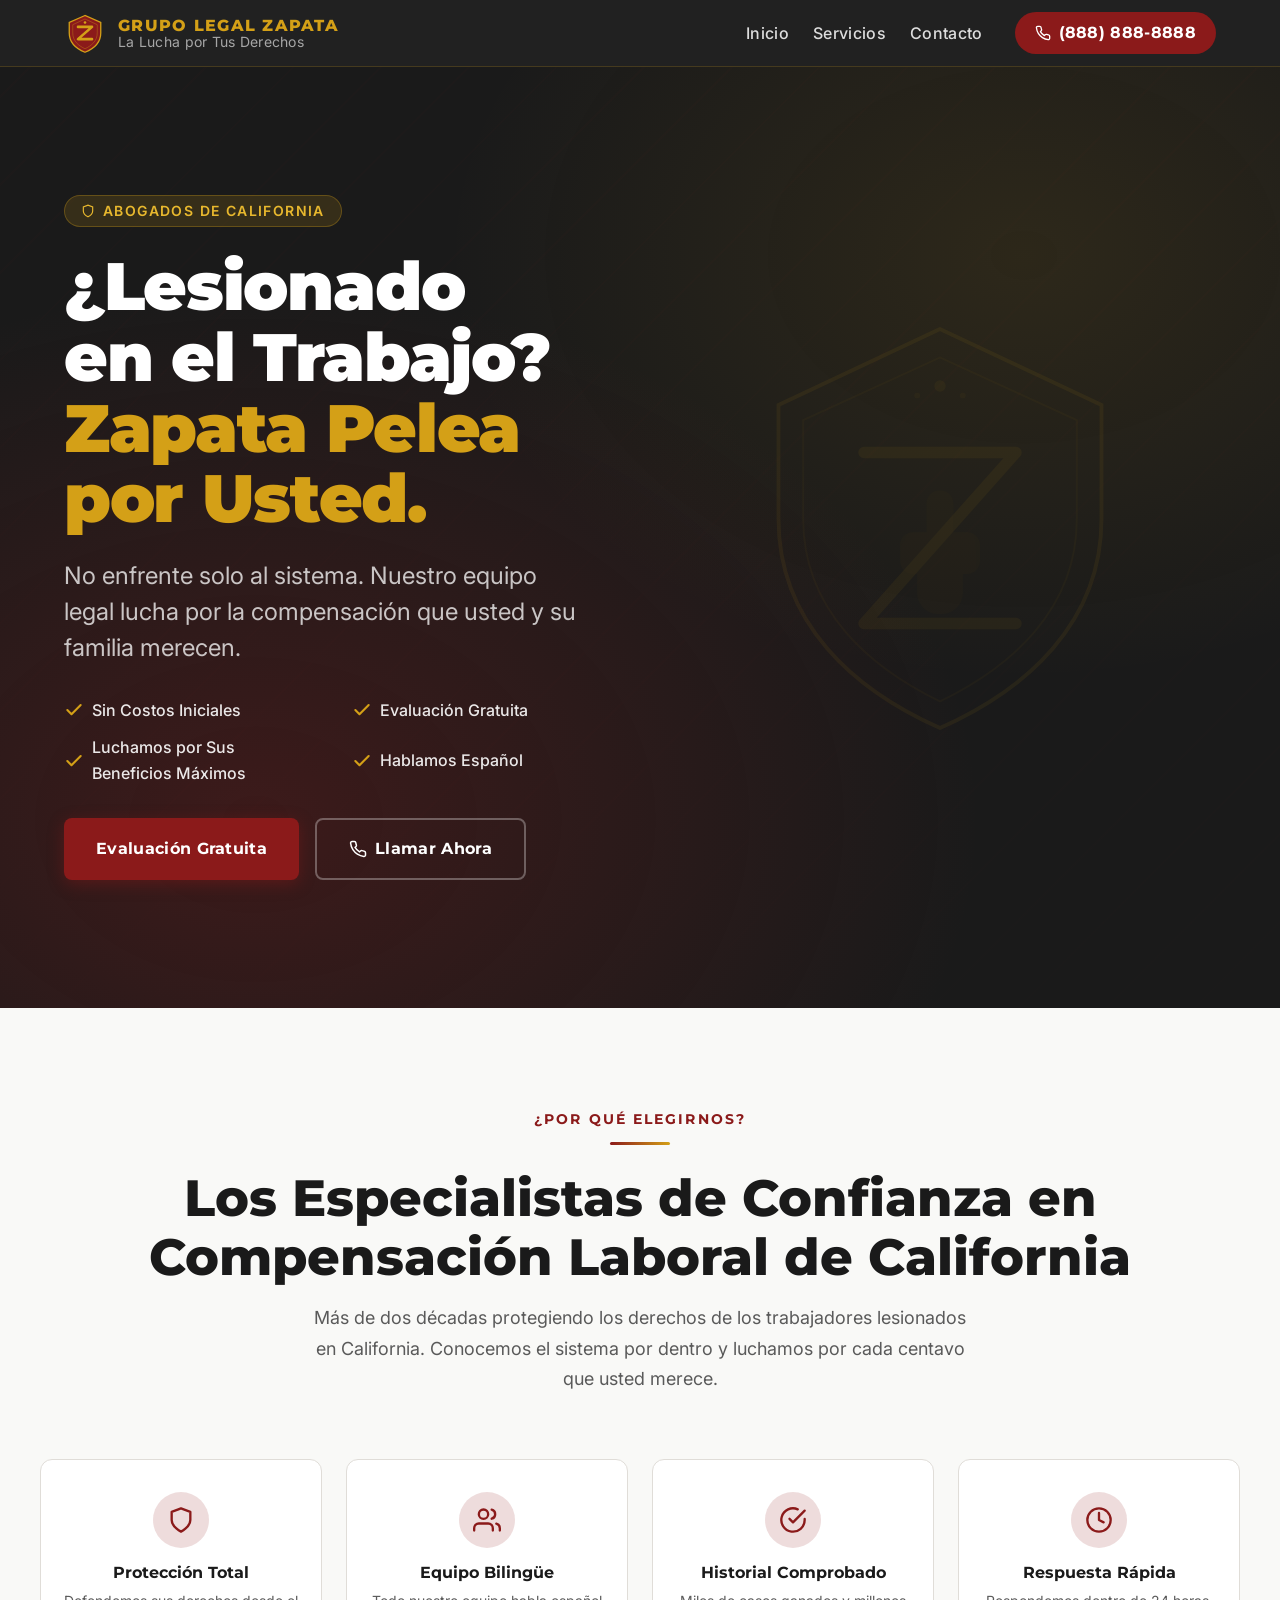
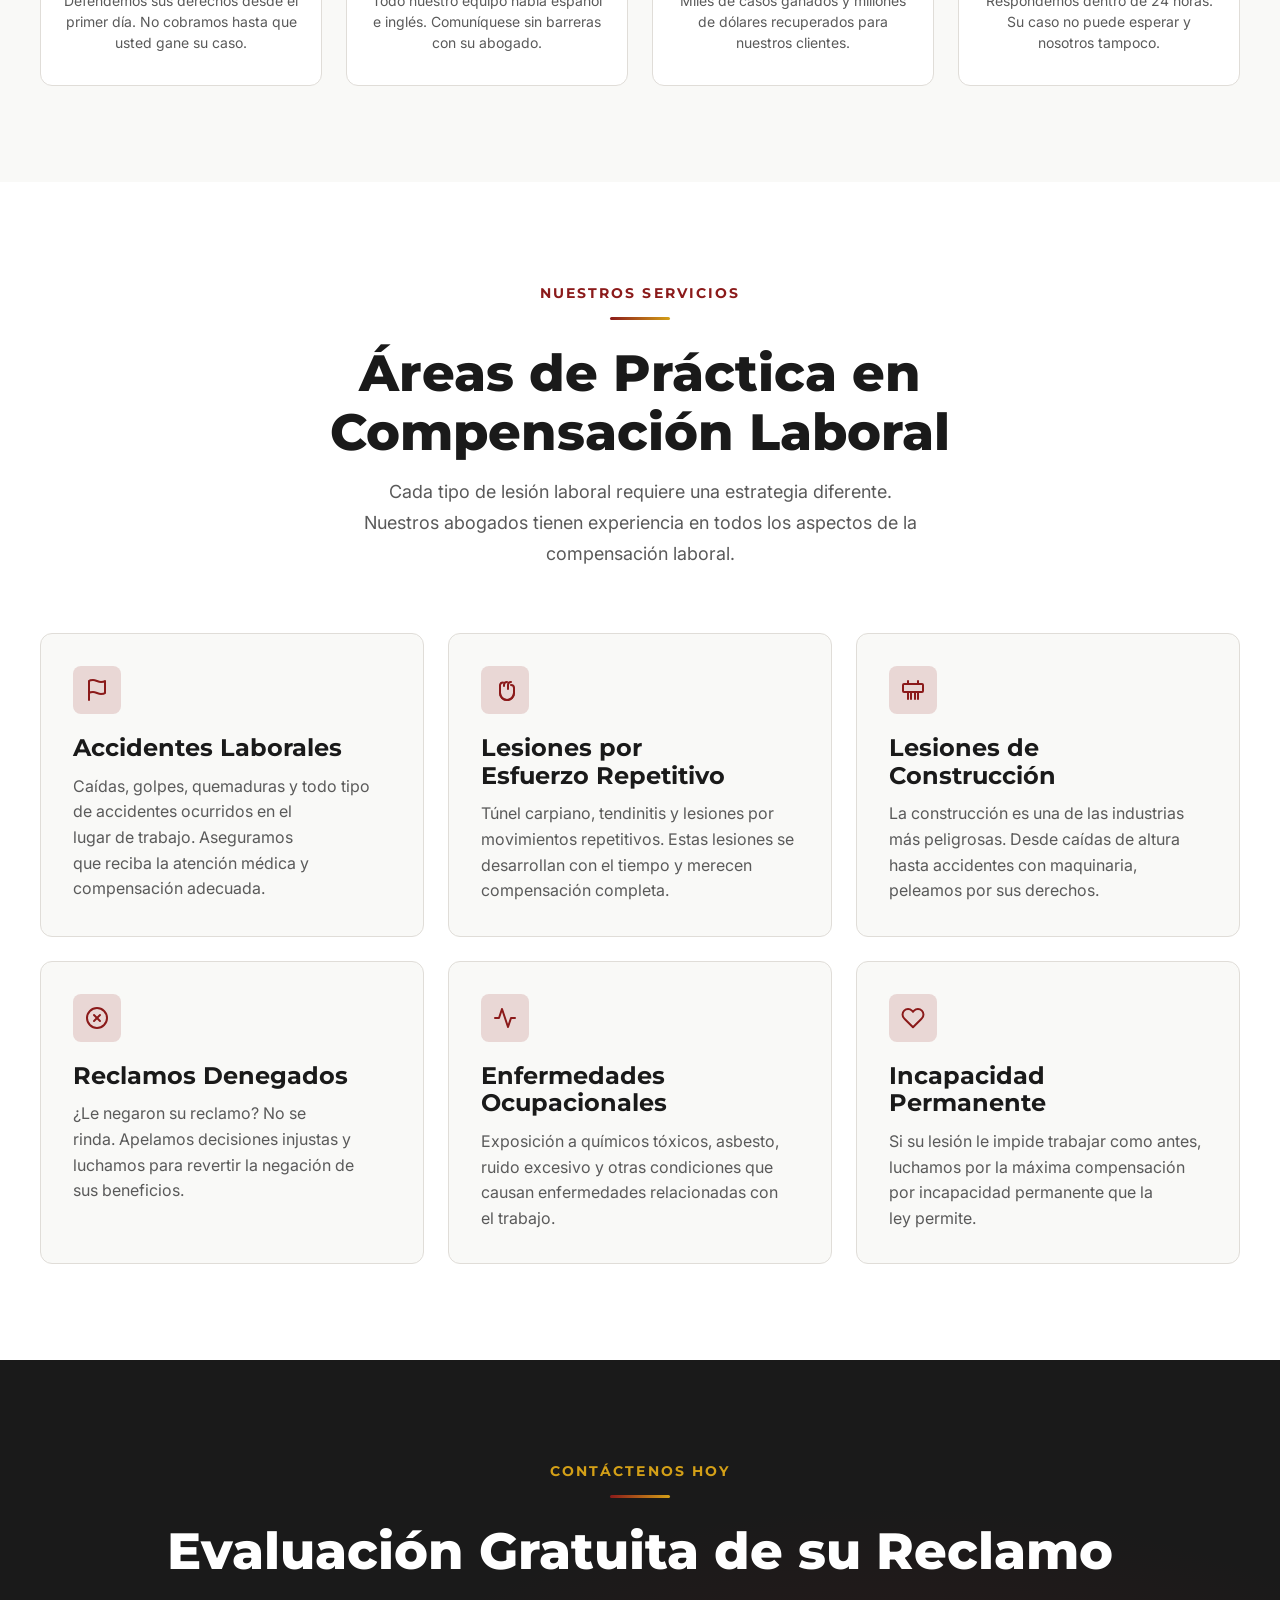
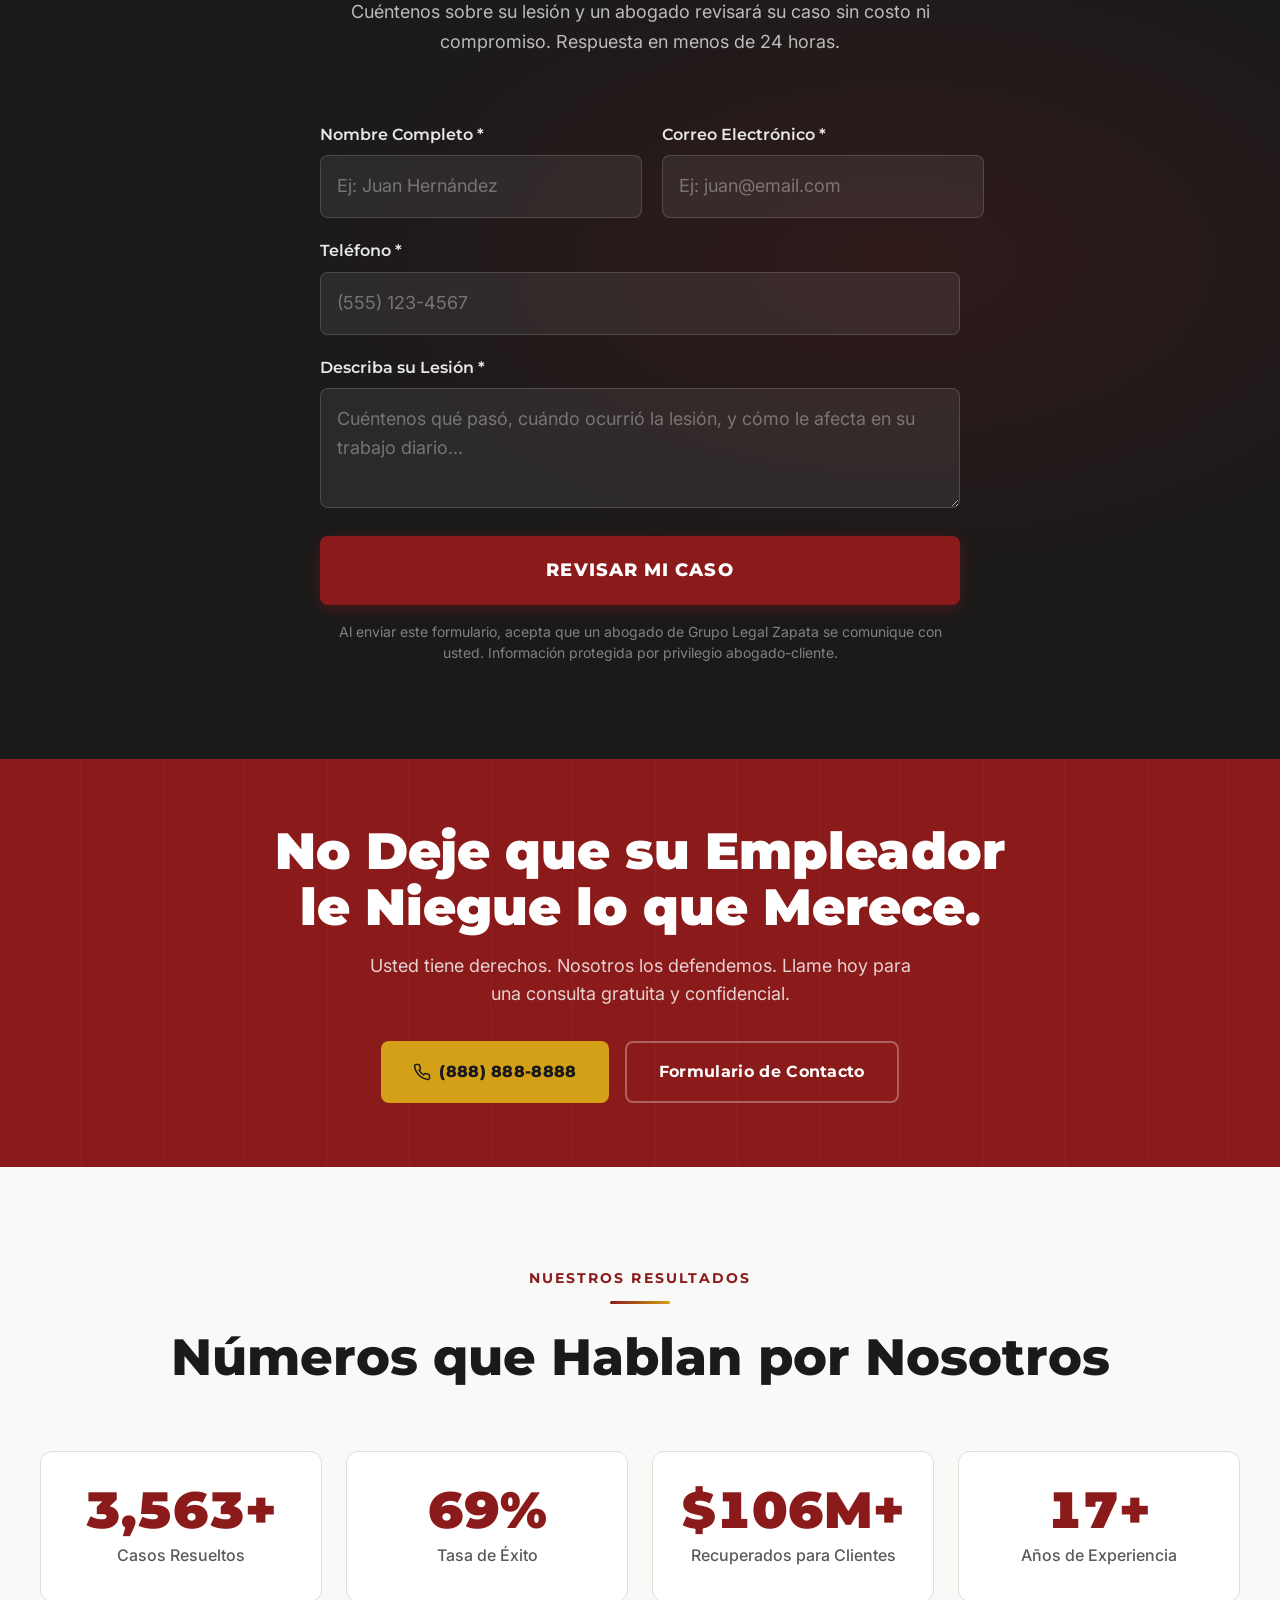
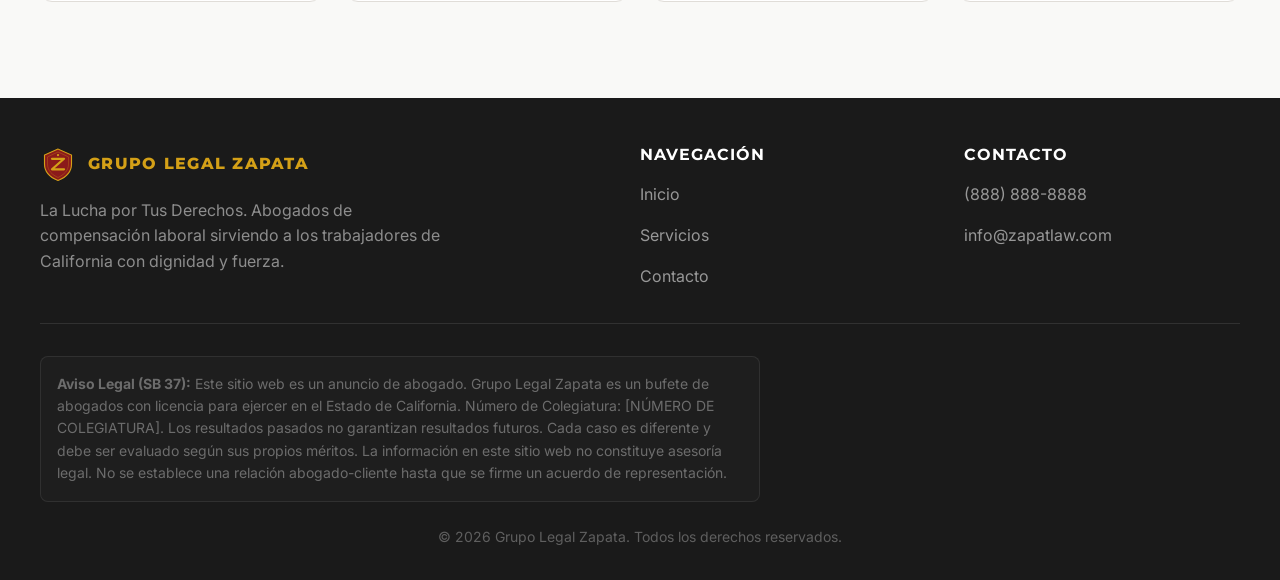
<file: index.html>
<!DOCTYPE html>
<html lang="es">
<head>
  <meta charset="UTF-8">
  <meta name="viewport" content="width=device-width, initial-scale=1.0">
  <title>Grupo Legal Zapata — Abogados de Compensación Laboral en California</title>
  <meta name="description" content="Abogados expertos en compensación laboral en California. Evaluación gratuita. Sin costos iniciales. Hablamos español. Llame al (888) 888-8888.">

  <!-- Google Fonts: Montserrat + Inter -->
  <link rel="preconnect" href="https://fonts.googleapis.com">
  <link rel="preconnect" href="https://fonts.gstatic.com" crossorigin>
  <link href="https://fonts.googleapis.com/css2?family=Inter:wght@400;500;600;700&family=Montserrat:wght@600;700;800;900&display=swap" rel="stylesheet">

  <link rel="stylesheet" href="./style.css">

  <!-- JSON-LD Schema -->
  <script type="application/ld+json">
  {
    "@context": "https://schema.org",
    "@type": "LegalService",
    "name": "Grupo Legal Zapata",
    "alternateName": "Zapata Law Group",
    "description": "Abogados expertos en compensación laboral en California. Representación legal para trabajadores lesionados.",
    "url": "",
    "telephone": "+1-888-888-8888",
    "areaServed": {
      "@type": "State",
      "name": "California"
    },
    "serviceType": "Compensación Laboral / Workers' Compensation",
    "availableLanguage": ["es", "en"],
    "priceRange": "Consulta Gratuita",
    "knowsLanguage": "es",
    "slogan": "La Lucha por Tus Derechos"
  }
  </script>
</head>
<body>

  <!-- ═══════════════ HEADER ═══════════════ -->
  <header class="header" role="banner">
    <div class="header__inner">
      <a href="#inicio" class="header__logo" aria-label="Grupo Legal Zapata — Inicio">
        <!-- SVG LOGO: Shield with Z -->
        <svg viewBox="0 0 48 48" fill="none" xmlns="http://www.w3.org/2000/svg" aria-hidden="true">
          <!-- Shield shape -->
          <path d="M24 4L6 12v12c0 11 8 18 18 22 10-4 18-11 18-22V12L24 4z" fill="#8B1A1A" stroke="#D4A017" stroke-width="1.5"/>
          <!-- Inner shield line -->
          <path d="M24 8L10 14.5v9.5c0 9 6.5 14.5 14 18 7.5-3.5 14-9 14-18v-9.5L24 8z" fill="none" stroke="#D4A017" stroke-width="0.75" opacity="0.5"/>
          <!-- Z letterform -->
          <path d="M16 17h16l-16 14h16" stroke="#D4A017" stroke-width="3" stroke-linecap="round" stroke-linejoin="round" fill="none"/>
          <!-- Small fist accent at top -->
          <circle cx="24" cy="12" r="1.5" fill="#D4A017"/>
        </svg>
        <span class="header__logo-text">
          <span class="header__logo-name">Grupo Legal Zapata</span>
          <span class="header__logo-tagline">La Lucha por Tus Derechos</span>
        </span>
      </a>

      <nav class="header__nav" aria-label="Navegación principal">
        <ul class="header__nav-links" role="list">
          <li><a href="#inicio">Inicio</a></li>
          <li><a href="#servicios">Servicios</a></li>
          <li><a href="#contacto">Contacto</a></li>
        </ul>
        <a href="tel:+18888888888" class="header__phone-pill">
          <svg viewBox="0 0 24 24" fill="none" stroke="currentColor" stroke-width="2" stroke-linecap="round" stroke-linejoin="round" aria-hidden="true"><path d="M22 16.92v3a2 2 0 0 1-2.18 2 19.79 19.79 0 0 1-8.63-3.07 19.5 19.5 0 0 1-6-6 19.79 19.79 0 0 1-3.07-8.67A2 2 0 0 1 4.11 2h3a2 2 0 0 1 2 1.72c.127.96.361 1.903.7 2.81a2 2 0 0 1-.45 2.11L8.09 9.91a16 16 0 0 0 6 6l1.27-1.27a2 2 0 0 1 2.11-.45c.907.339 1.85.573 2.81.7A2 2 0 0 1 22 16.92z"/></svg>
          (888) 888-8888
        </a>
      </nav>

      <!-- Mobile hamburger -->
      <button class="header__hamburger" aria-label="Abrir menú" aria-expanded="false">
        <span></span><span></span><span></span>
      </button>
    </div>
  </header>

  <!-- Mobile Nav Overlay -->
  <div class="mobile-nav" aria-label="Menú móvil">
    <a href="#inicio">Inicio</a>
    <a href="#servicios">Servicios</a>
    <a href="#contacto">Contacto</a>
    <a href="tel:+18888888888" class="header__phone-pill mobile-nav__phone">
      <svg viewBox="0 0 24 24" fill="none" stroke="currentColor" stroke-width="2" stroke-linecap="round" stroke-linejoin="round" aria-hidden="true" width="16" height="16"><path d="M22 16.92v3a2 2 0 0 1-2.18 2 19.79 19.79 0 0 1-8.63-3.07 19.5 19.5 0 0 1-6-6 19.79 19.79 0 0 1-3.07-8.67A2 2 0 0 1 4.11 2h3a2 2 0 0 1 2 1.72c.127.96.361 1.903.7 2.81a2 2 0 0 1-.45 2.11L8.09 9.91a16 16 0 0 0 6 6l1.27-1.27a2 2 0 0 1 2.11-.45c.907.339 1.85.573 2.81.7A2 2 0 0 1 22 16.92z"/></svg>
      (888) 888-8888
    </a>
  </div>

  <main>
    <!-- ═══════════════ HERO ═══════════════ -->
    <section id="inicio" class="hero">
      <div class="hero__bg" aria-hidden="true"></div>
      <div class="hero__content">
        <div class="hero__text">
          <div class="hero__badge">
            <svg viewBox="0 0 24 24" fill="none" stroke="currentColor" stroke-width="2" aria-hidden="true"><path d="M12 22s8-4 8-10V5l-8-3-8 3v7c0 6 8 10 8 10z"/></svg>
            Abogados de California
          </div>
          <h1 class="hero__title">
            ¿Lesionado en el Trabajo?<br>
            <span>Zapata Pelea por Usted.</span>
          </h1>
          <p class="hero__subtitle">
            No enfrente solo al sistema. Nuestro equipo legal lucha por la compensación que usted y su familia merecen.
          </p>
          <ul class="hero__bullets" role="list">
            <li>
              <svg viewBox="0 0 24 24" fill="none" stroke="currentColor" stroke-width="2.5" stroke-linecap="round" stroke-linejoin="round" aria-hidden="true"><polyline points="20 6 9 17 4 12"/></svg>
              Sin Costos Iniciales
            </li>
            <li>
              <svg viewBox="0 0 24 24" fill="none" stroke="currentColor" stroke-width="2.5" stroke-linecap="round" stroke-linejoin="round" aria-hidden="true"><polyline points="20 6 9 17 4 12"/></svg>
              Evaluación Gratuita
            </li>
            <li>
              <svg viewBox="0 0 24 24" fill="none" stroke="currentColor" stroke-width="2.5" stroke-linecap="round" stroke-linejoin="round" aria-hidden="true"><polyline points="20 6 9 17 4 12"/></svg>
              Luchamos por Sus Beneficios Máximos
            </li>
            <li>
              <svg viewBox="0 0 24 24" fill="none" stroke="currentColor" stroke-width="2.5" stroke-linecap="round" stroke-linejoin="round" aria-hidden="true"><polyline points="20 6 9 17 4 12"/></svg>
              Hablamos Español
            </li>
          </ul>
          <div class="hero__ctas">
            <a href="#contacto" class="btn btn--primary">Evaluación Gratuita</a>
            <a href="tel:+18888888888" class="btn btn--outline">
              <svg viewBox="0 0 24 24" fill="none" stroke="currentColor" stroke-width="2" width="18" height="18" aria-hidden="true"><path d="M22 16.92v3a2 2 0 0 1-2.18 2 19.79 19.79 0 0 1-8.63-3.07 19.5 19.5 0 0 1-6-6 19.79 19.79 0 0 1-3.07-8.67A2 2 0 0 1 4.11 2h3a2 2 0 0 1 2 1.72c.127.96.361 1.903.7 2.81a2 2 0 0 1-.45 2.11L8.09 9.91a16 16 0 0 0 6 6l1.27-1.27a2 2 0 0 1 2.11-.45c.907.339 1.85.573 2.81.7A2 2 0 0 1 22 16.92z"/></svg>
              Llamar Ahora
            </a>
          </div>
        </div>
        <div class="hero__graphic" aria-hidden="true">
          <!-- Large decorative shield -->
          <svg class="hero__shield" viewBox="0 0 200 240" fill="none" xmlns="http://www.w3.org/2000/svg">
            <path d="M100 10L15 50v60c0 55 40 90 85 110 45-20 85-55 85-110V50L100 10z" stroke="#D4A017" stroke-width="2" fill="none" opacity="0.6"/>
            <path d="M100 25L28 58v52c0 48 35 78 72 96 37-18 72-48 72-96V58L100 25z" stroke="#D4A017" stroke-width="1" fill="none" opacity="0.3"/>
            <!-- Large Z -->
            <path d="M60 75h80L60 165h80" stroke="#D4A017" stroke-width="6" stroke-linecap="round" stroke-linejoin="round" fill="none" opacity="0.5"/>
            <!-- Fist silhouette accent -->
            <g transform="translate(72, 95)" opacity="0.15">
              <path d="M28 0c-4 0-7 3-7 7v15H14c-4 0-7 3-7 7v8c0 4 3 7 7 7h2v10c0 6 5 11 11 11h2c6 0 11-5 11-11V44h2c4 0 7-3 7-7v-8c0-4-3-7-7-7h-7V7c0-4-3-7-7-7z" fill="#D4A017"/>
            </g>
            <!-- Decorative stars -->
            <circle cx="100" cy="40" r="3" fill="#D4A017" opacity="0.4"/>
            <circle cx="88" cy="45" r="1.5" fill="#D4A017" opacity="0.3"/>
            <circle cx="112" cy="45" r="1.5" fill="#D4A017" opacity="0.3"/>
          </svg>
        </div>
      </div>
    </section>

    <!-- ═══════════════ WHY US ═══════════════ -->
    <section class="section why-us" id="por-que">
      <div class="section__inner">
        <div class="section__header reveal">
          <span class="section__label">¿Por Qué Elegirnos?</span>
          <div class="gold-line"></div>
          <h2 class="section__title">Los Especialistas de Confianza en<br>Compensación Laboral de California</h2>
          <p class="section__desc">
            Más de dos décadas protegiendo los derechos de los trabajadores lesionados en California. Conocemos el sistema por dentro y luchamos por cada centavo que usted merece.
          </p>
        </div>
        <div class="trust-badges stagger-children">
          <!-- Badge 1 -->
          <div class="trust-badge">
            <div class="trust-badge__icon">
              <svg viewBox="0 0 24 24" fill="none" stroke="currentColor" stroke-width="2" stroke-linecap="round" stroke-linejoin="round"><path d="M12 22s8-4 8-10V5l-8-3-8 3v7c0 6 8 10 8 10z"/></svg>
            </div>
            <h3 class="trust-badge__title">Protección Total</h3>
            <p class="trust-badge__desc">Defendemos sus derechos desde el primer día. No cobramos hasta que usted gane su caso.</p>
          </div>
          <!-- Badge 2 -->
          <div class="trust-badge">
            <div class="trust-badge__icon">
              <svg viewBox="0 0 24 24" fill="none" stroke="currentColor" stroke-width="2" stroke-linecap="round" stroke-linejoin="round"><path d="M17 21v-2a4 4 0 0 0-4-4H5a4 4 0 0 0-4 4v2"/><circle cx="9" cy="7" r="4"/><path d="M23 21v-2a4 4 0 0 0-3-3.87"/><path d="M16 3.13a4 4 0 0 1 0 7.75"/></svg>
            </div>
            <h3 class="trust-badge__title">Equipo Bilingüe</h3>
            <p class="trust-badge__desc">Todo nuestro equipo habla español e inglés. Comuníquese sin barreras con su abogado.</p>
          </div>
          <!-- Badge 3 -->
          <div class="trust-badge">
            <div class="trust-badge__icon">
              <svg viewBox="0 0 24 24" fill="none" stroke="currentColor" stroke-width="2" stroke-linecap="round" stroke-linejoin="round"><path d="M22 11.08V12a10 10 0 1 1-5.93-9.14"/><polyline points="22 4 12 14.01 9 11.01"/></svg>
            </div>
            <h3 class="trust-badge__title">Historial Comprobado</h3>
            <p class="trust-badge__desc">Miles de casos ganados y millones de dólares recuperados para nuestros clientes.</p>
          </div>
          <!-- Badge 4 -->
          <div class="trust-badge">
            <div class="trust-badge__icon">
              <svg viewBox="0 0 24 24" fill="none" stroke="currentColor" stroke-width="2" stroke-linecap="round" stroke-linejoin="round"><circle cx="12" cy="12" r="10"/><polyline points="12 6 12 12 16 14"/></svg>
            </div>
            <h3 class="trust-badge__title">Respuesta Rápida</h3>
            <p class="trust-badge__desc">Respondemos dentro de 24 horas. Su caso no puede esperar y nosotros tampoco.</p>
          </div>
        </div>
      </div>
    </section>

    <!-- ═══════════════ SERVICES ═══════════════ -->
    <section class="section" id="servicios">
      <div class="section__inner">
        <div class="section__header reveal">
          <span class="section__label">Nuestros Servicios</span>
          <div class="gold-line"></div>
          <h2 class="section__title">Áreas de Práctica en<br>Compensación Laboral</h2>
          <p class="section__desc">
            Cada tipo de lesión laboral requiere una estrategia diferente. Nuestros abogados tienen experiencia en todos los aspectos de la compensación laboral.
          </p>
        </div>
        <div class="services-grid stagger-children">
          <!-- Card 1: Accidentes Laborales -->
          <div class="service-card">
            <div class="service-card__icon">
              <svg viewBox="0 0 24 24" fill="none" stroke="currentColor" stroke-width="2" stroke-linecap="round" stroke-linejoin="round"><path d="M4 15s1-1 4-1 5 2 8 2 4-1 4-1V3s-1 1-4 1-5-2-8-2-4 1-4 1z"/><line x1="4" y1="22" x2="4" y2="15"/></svg>
            </div>
            <h3 class="service-card__title">Accidentes Laborales</h3>
            <p class="service-card__desc">Caídas, golpes, quemaduras y todo tipo de accidentes ocurridos en el lugar de trabajo. Aseguramos que reciba la atención médica y compensación adecuada.</p>
          </div>
          <!-- Card 2: Lesiones por Esfuerzo Repetitivo -->
          <div class="service-card">
            <div class="service-card__icon">
              <svg viewBox="0 0 24 24" fill="none" stroke="currentColor" stroke-width="2" stroke-linecap="round" stroke-linejoin="round"><path d="M18 4a3 3 0 0 0-3 3v4"/><path d="M14 4a3 3 0 0 0-3 3v1"/><path d="M10 4.5A3 3 0 0 0 7 7v8a7 7 0 0 0 14 0v-5a3 3 0 0 0-3-3"/><path d="M7 15a7 7 0 0 0 7 7 7 7 0 0 0 7-7"/></svg>
            </div>
            <h3 class="service-card__title">Lesiones por Esfuerzo Repetitivo</h3>
            <p class="service-card__desc">Túnel carpiano, tendinitis y lesiones por movimientos repetitivos. Estas lesiones se desarrollan con el tiempo y merecen compensación completa.</p>
          </div>
          <!-- Card 3: Lesiones de Construcción -->
          <div class="service-card">
            <div class="service-card__icon">
              <svg viewBox="0 0 24 24" fill="none" stroke="currentColor" stroke-width="2" stroke-linecap="round" stroke-linejoin="round"><rect x="2" y="6" width="20" height="8" rx="1"/><path d="M17 14v7"/><path d="M7 14v7"/><path d="M17 3v3"/><path d="M7 3v3"/><path d="M10 14v7"/><path d="M14 14v7"/></svg>
            </div>
            <h3 class="service-card__title">Lesiones de Construcción</h3>
            <p class="service-card__desc">La construcción es una de las industrias más peligrosas. Desde caídas de altura hasta accidentes con maquinaria, peleamos por sus derechos.</p>
          </div>
          <!-- Card 4: Reclamos Denegados -->
          <div class="service-card">
            <div class="service-card__icon">
              <svg viewBox="0 0 24 24" fill="none" stroke="currentColor" stroke-width="2" stroke-linecap="round" stroke-linejoin="round"><circle cx="12" cy="12" r="10"/><line x1="15" y1="9" x2="9" y2="15"/><line x1="9" y1="9" x2="15" y2="15"/></svg>
            </div>
            <h3 class="service-card__title">Reclamos Denegados</h3>
            <p class="service-card__desc">¿Le negaron su reclamo? No se rinda. Apelamos decisiones injustas y luchamos para revertir la negación de sus beneficios.</p>
          </div>
          <!-- Card 5: Enfermedades Ocupacionales -->
          <div class="service-card">
            <div class="service-card__icon">
              <svg viewBox="0 0 24 24" fill="none" stroke="currentColor" stroke-width="2" stroke-linecap="round" stroke-linejoin="round"><path d="M22 12h-4l-3 9L9 3l-3 9H2"/></svg>
            </div>
            <h3 class="service-card__title">Enfermedades Ocupacionales</h3>
            <p class="service-card__desc">Exposición a químicos tóxicos, asbesto, ruido excesivo y otras condiciones que causan enfermedades relacionadas con el trabajo.</p>
          </div>
          <!-- Card 6: Incapacidad Permanente -->
          <div class="service-card">
            <div class="service-card__icon">
              <svg viewBox="0 0 24 24" fill="none" stroke="currentColor" stroke-width="2" stroke-linecap="round" stroke-linejoin="round"><path d="M20.84 4.61a5.5 5.5 0 0 0-7.78 0L12 5.67l-1.06-1.06a5.5 5.5 0 0 0-7.78 7.78l1.06 1.06L12 21.23l7.78-7.78 1.06-1.06a5.5 5.5 0 0 0 0-7.78z"/></svg>
            </div>
            <h3 class="service-card__title">Incapacidad Permanente</h3>
            <p class="service-card__desc">Si su lesión le impide trabajar como antes, luchamos por la máxima compensación por incapacidad permanente que la ley permite.</p>
          </div>
        </div>
      </div>
    </section>

    <!-- ═══════════════ LEAD FORM ═══════════════ -->
    <section class="section form-section" id="contacto">
      <div class="section__inner">
        <div class="section__header reveal">
          <span class="section__label">Contáctenos Hoy</span>
          <div class="gold-line"></div>
          <h2 class="section__title">Evaluación Gratuita de su Reclamo</h2>
          <p class="section__desc">
            Cuéntenos sobre su lesión y un abogado revisará su caso sin costo ni compromiso. Respuesta en menos de 24 horas.
          </p>
        </div>
        <div class="form-wrapper reveal">
          <form id="leadForm" class="lead-form" novalidate>
            <div class="form-row">
              <div class="form-group">
                <label for="nombre">Nombre Completo *</label>
                <input type="text" id="nombre" name="nombre" placeholder="Ej: Juan Hernández" required autocomplete="name">
                <span class="error-msg">Por favor ingrese su nombre completo.</span>
              </div>
              <div class="form-group">
                <label for="email">Correo Electrónico *</label>
                <input type="email" id="email" name="email" placeholder="Ej: juan@email.com" required autocomplete="email">
                <span class="error-msg">Por favor ingrese un correo electrónico válido.</span>
              </div>
            </div>
            <div class="form-group">
              <label for="phone">Teléfono *</label>
              <input type="tel" id="phone" name="phone" placeholder="(555) 123-4567" required autocomplete="tel">
              <span class="error-msg">Por favor ingrese un número de teléfono de 10 dígitos.</span>
            </div>
            <div class="form-group">
              <label for="lesion">Describa su Lesión *</label>
              <textarea id="lesion" name="lesion" placeholder="Cuéntenos qué pasó, cuándo ocurrió la lesión, y cómo le afecta en su trabajo diario..." required></textarea>
              <span class="error-msg">Por favor describa su lesión (mínimo 10 caracteres).</span>
            </div>
            <button type="submit" class="btn--submit">Revisar Mi Caso</button>
          </form>
          <p class="form-disclaimer">
            Al enviar este formulario, acepta que un abogado de Grupo Legal Zapata se comunique con usted. Información protegida por privilegio abogado-cliente.
          </p>
          <!-- Success state -->
          <div class="form-success">
            <svg viewBox="0 0 24 24" fill="none" stroke="currentColor" stroke-width="2" stroke-linecap="round" stroke-linejoin="round"><path d="M22 11.08V12a10 10 0 1 1-5.93-9.14"/><polyline points="22 4 12 14.01 9 11.01"/></svg>
            <h3>¡Gracias por Contactarnos!</h3>
            <p>Un abogado revisará su caso y se comunicará con usted dentro de las próximas 24 horas. Zapata pelea por usted.</p>
          </div>
        </div>
      </div>
    </section>

    <!-- ═══════════════ CTA BANNER ═══════════════ -->
    <section class="cta-banner">
      <div class="cta-banner__inner reveal">
        <h2 class="cta-banner__title">No Deje que su Empleador<br>le Niegue lo que Merece.</h2>
        <p class="cta-banner__subtitle">
          Usted tiene derechos. Nosotros los defendemos. Llame hoy para una consulta gratuita y confidencial.
        </p>
        <div style="display: flex; justify-content: center; gap: var(--space-4); flex-wrap: wrap;">
          <a href="tel:+18888888888" class="btn btn--gold">
            <svg viewBox="0 0 24 24" fill="none" stroke="currentColor" stroke-width="2" width="18" height="18" aria-hidden="true"><path d="M22 16.92v3a2 2 0 0 1-2.18 2 19.79 19.79 0 0 1-8.63-3.07 19.5 19.5 0 0 1-6-6 19.79 19.79 0 0 1-3.07-8.67A2 2 0 0 1 4.11 2h3a2 2 0 0 1 2 1.72c.127.96.361 1.903.7 2.81a2 2 0 0 1-.45 2.11L8.09 9.91a16 16 0 0 0 6 6l1.27-1.27a2 2 0 0 1 2.11-.45c.907.339 1.85.573 2.81.7A2 2 0 0 1 22 16.92z"/></svg>
            (888) 888-8888
          </a>
          <a href="#contacto" class="btn btn--outline">Formulario de Contacto</a>
        </div>
      </div>
    </section>

    <!-- ═══════════════ STATS ═══════════════ -->
    <section class="section stats-section">
      <div class="section__inner">
        <div class="section__header reveal">
          <span class="section__label">Nuestros Resultados</span>
          <div class="gold-line"></div>
          <h2 class="section__title">Números que Hablan por Nosotros</h2>
        </div>
        <div class="stats-grid stagger-children">
          <div class="stat-card">
            <div class="stat-card__number" data-target="5000" data-suffix="+">0</div>
            <div class="stat-card__label">Casos Resueltos</div>
          </div>
          <div class="stat-card">
            <div class="stat-card__number" data-target="98" data-suffix="%">0</div>
            <div class="stat-card__label">Tasa de Éxito</div>
          </div>
          <div class="stat-card">
            <div class="stat-card__number" data-target="150" data-prefix="$" data-suffix="M+">0</div>
            <div class="stat-card__label">Recuperados para Clientes</div>
          </div>
          <div class="stat-card">
            <div class="stat-card__number" data-target="25" data-suffix="+">0</div>
            <div class="stat-card__label">Años de Experiencia</div>
          </div>
        </div>
      </div>
    </section>
  </main>

  <!-- ═══════════════ FOOTER ═══════════════ -->
  <footer class="footer" role="contentinfo">
    <div class="footer__inner">
      <div class="footer__top">
        <div class="footer__brand">
          <a href="#inicio" class="footer__logo" aria-label="Grupo Legal Zapata">
            <svg viewBox="0 0 48 48" fill="none" xmlns="http://www.w3.org/2000/svg" aria-hidden="true">
              <path d="M24 4L6 12v12c0 11 8 18 18 22 10-4 18-11 18-22V12L24 4z" fill="#8B1A1A" stroke="#D4A017" stroke-width="1.5"/>
              <path d="M24 8L10 14.5v9.5c0 9 6.5 14.5 14 18 7.5-3.5 14-9 14-18v-9.5L24 8z" fill="none" stroke="#D4A017" stroke-width="0.75" opacity="0.5"/>
              <path d="M16 17h16l-16 14h16" stroke="#D4A017" stroke-width="3" stroke-linecap="round" stroke-linejoin="round" fill="none"/>
              <circle cx="24" cy="12" r="1.5" fill="#D4A017"/>
            </svg>
            <span>Grupo Legal Zapata</span>
          </a>
          <p class="footer__desc">
            La Lucha por Tus Derechos. Abogados de compensación laboral sirviendo a los trabajadores de California con dignidad y fuerza.
          </p>
        </div>
        <div class="footer__col">
          <h4>Navegación</h4>
          <ul role="list">
            <li><a href="#inicio">Inicio</a></li>
            <li><a href="#servicios">Servicios</a></li>
            <li><a href="#contacto">Contacto</a></li>
          </ul>
        </div>
        <div class="footer__col">
          <h4>Contacto</h4>
          <ul role="list">
            <li><a href="tel:+18888888888">(888) 888-8888</a></li>
            <li><a href="mailto:info@zapatlaw.com">info@zapatlaw.com</a></li>
          </ul>
        </div>
      </div>

      <!-- SB 37 Disclaimer -->
      <div class="footer__disclaimer">
        <strong>Aviso Legal (SB 37):</strong> Este sitio web es un anuncio de abogado. Grupo Legal Zapata es un bufete de abogados con licencia para ejercer en el Estado de California. Número de Colegiatura: [NÚMERO DE COLEGIATURA]. Los resultados pasados no garantizan resultados futuros. Cada caso es diferente y debe ser evaluado según sus propios méritos. La información en este sitio web no constituye asesoría legal. No se establece una relación abogado-cliente hasta que se firme un acuerdo de representación.
      </div>

      <div class="footer__bottom">
        &copy; 2026 Grupo Legal Zapata. Todos los derechos reservados.
      </div>
    </div>
  </footer>

  <script src="./app.js"></script>
</body>
</html>
</file>
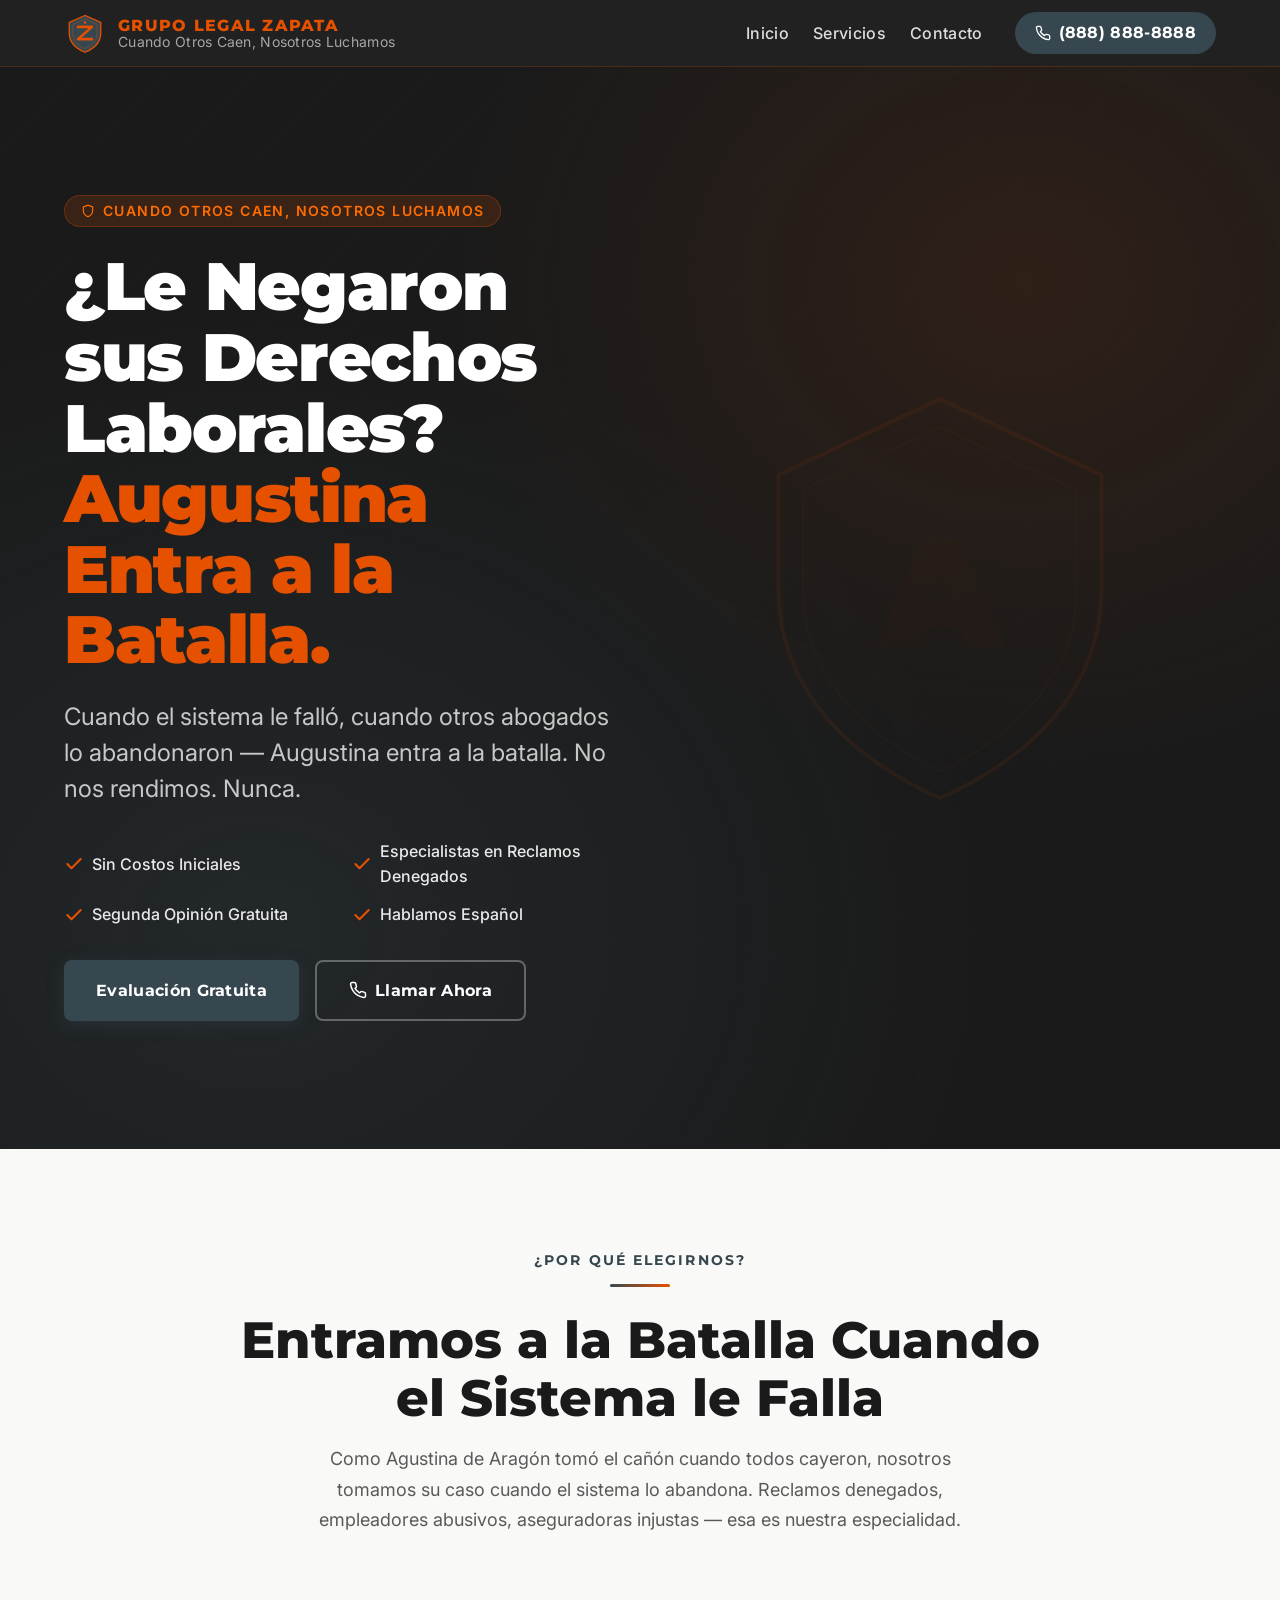
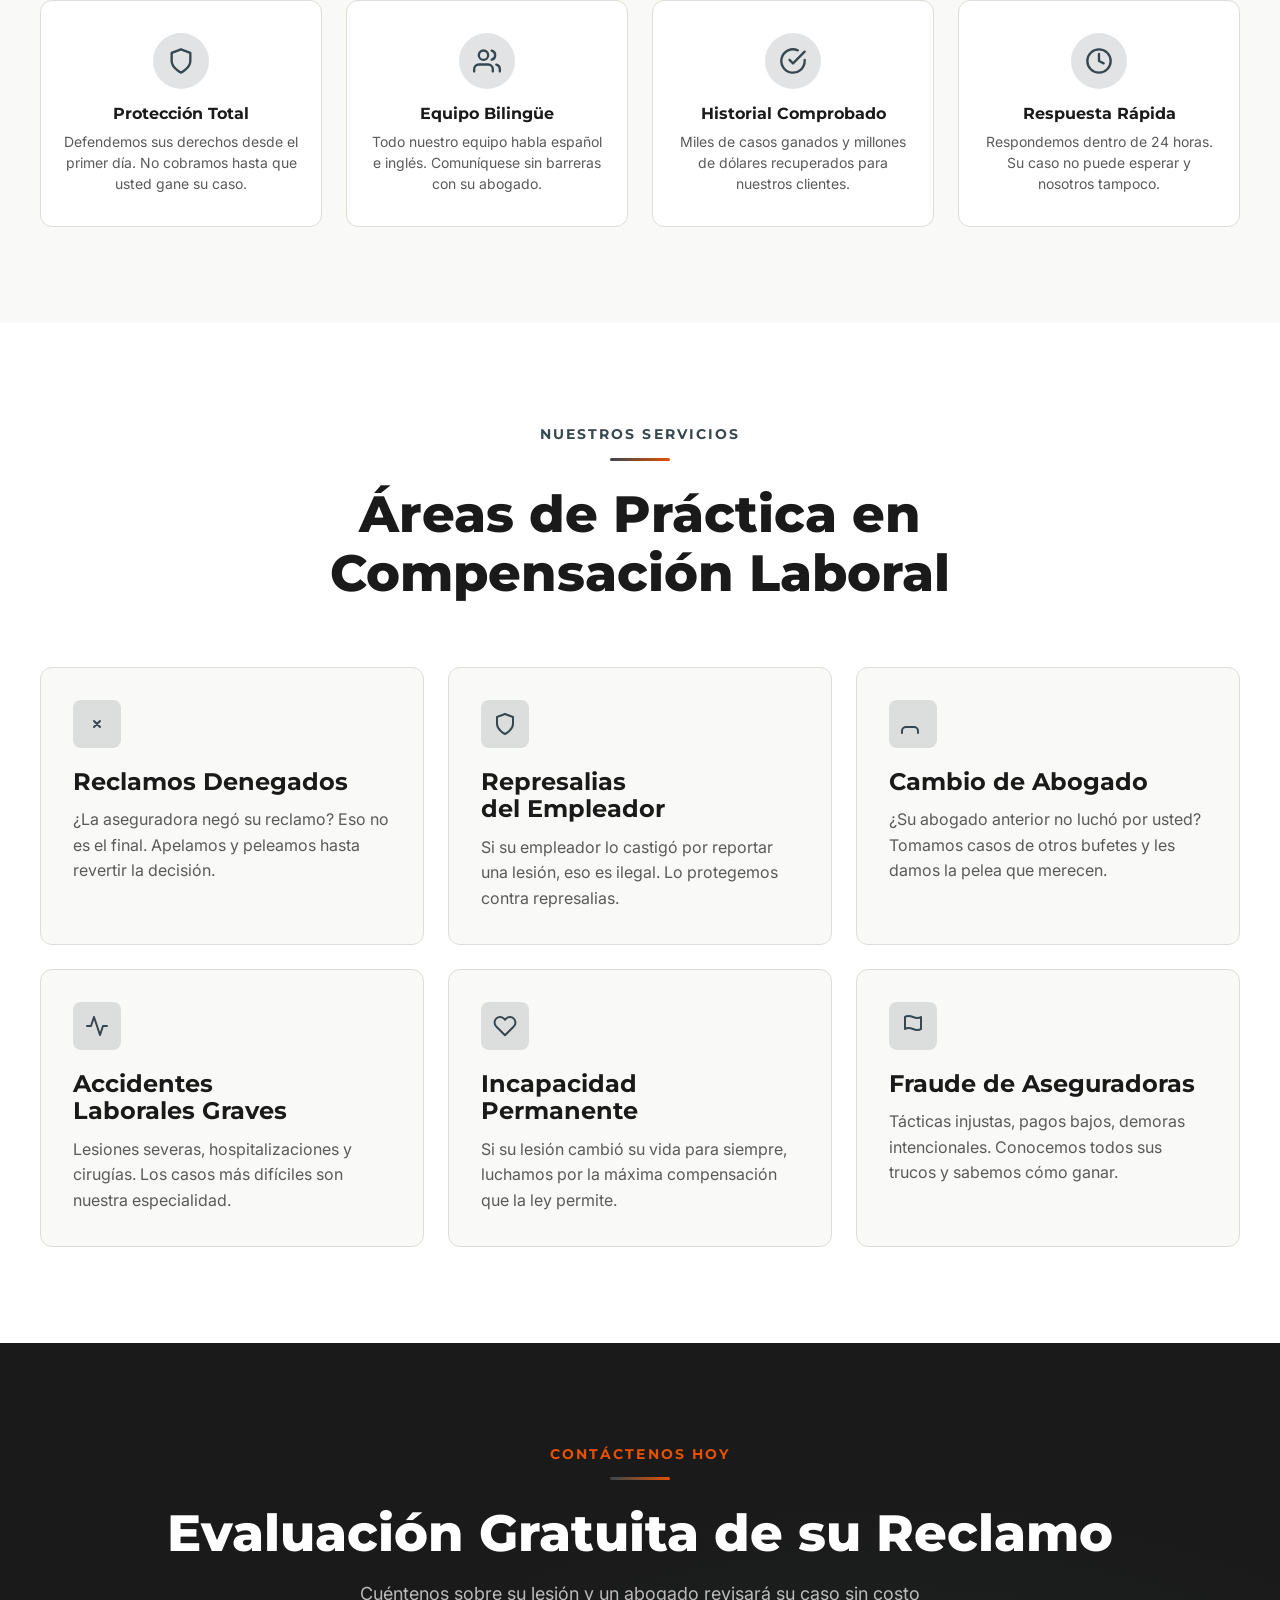
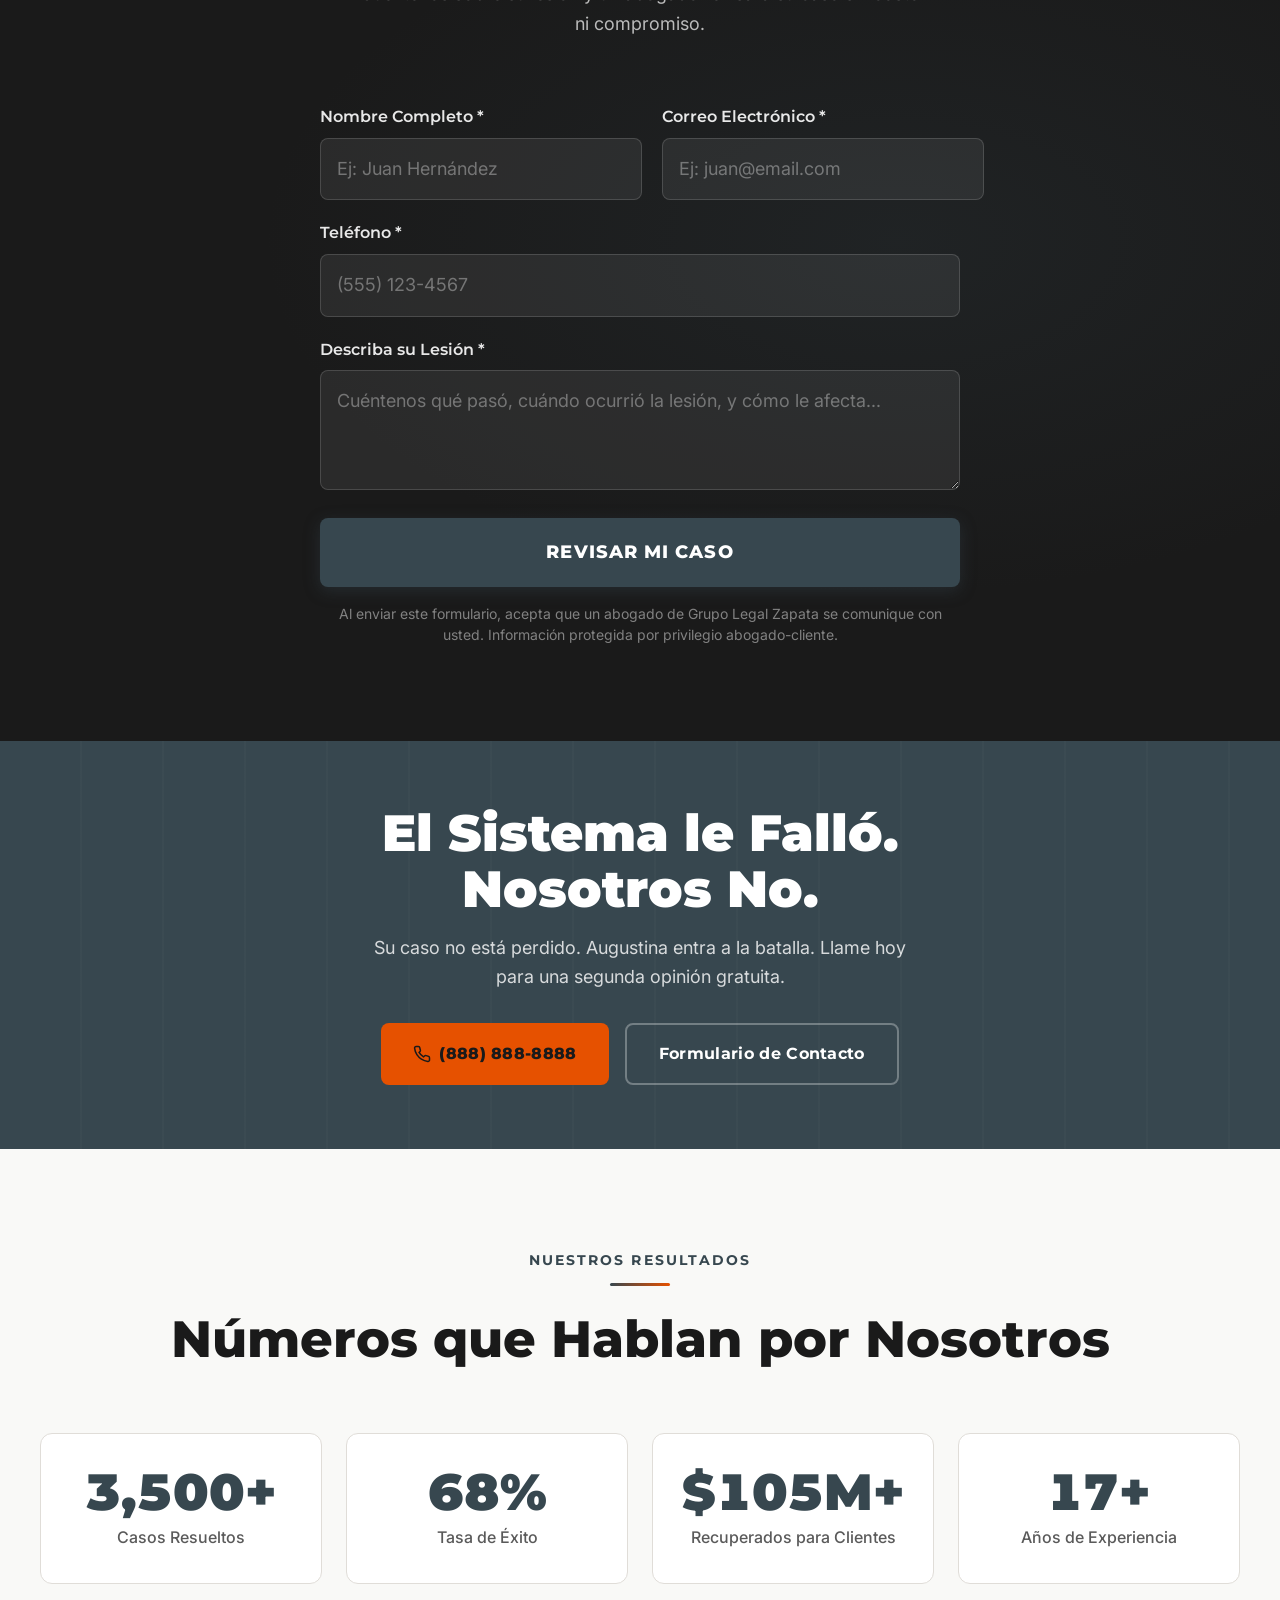
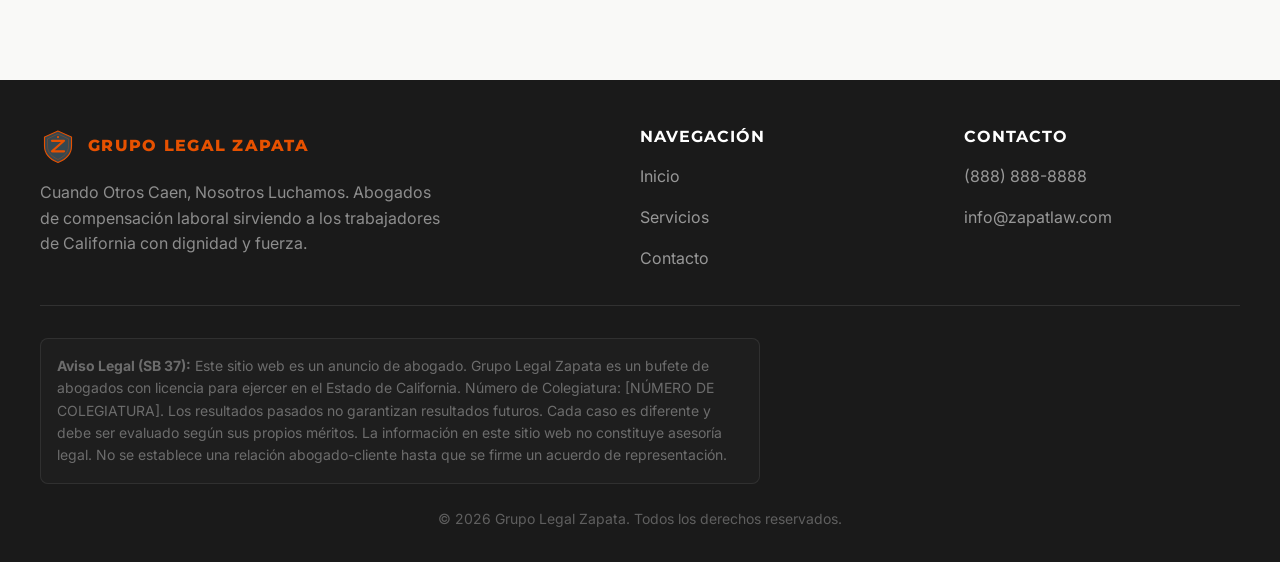
<file: augustina/index.html>
<!DOCTYPE html>
<html lang="es">
<head>
  <meta charset="UTF-8">
  <meta name="viewport" content="width=device-width, initial-scale=1.0">
  <title>Augustina — Defensa para Reclamos Denegados | Grupo Legal Zapata</title>
  <meta name="description" content="¿Le negaron sus derechos laborales? Grupo Legal Zapata entra a la batalla por usted. Evaluación gratuita. California.">

  <link rel="preconnect" href="https://fonts.googleapis.com">
  <link rel="preconnect" href="https://fonts.gstatic.com" crossorigin>
  <link href="https://fonts.googleapis.com/css2?family=Inter:wght@400;500;600;700&family=Montserrat:wght@600;700;800;900&display=swap" rel="stylesheet">

  <link rel="stylesheet" href="style.css">

  <script type="application/ld+json">
  {
    "@context": "https://schema.org",
    "@type": "LegalService",
    "name": "Grupo Legal Zapata",
    "description": "¿Le negaron sus derechos laborales? Grupo Legal Zapata entra a la batalla por usted. Evaluación gratuita. California.",
    "url": "",
    "telephone": "+1-888-888-8888",
    "areaServed": { "@type": "State", "name": "California" },
    "serviceType": "Compensación Laboral / Workers' Compensation",
    "availableLanguage": ["es", "en"],
    "priceRange": "Consulta Gratuita"
  }
  </script>
</head>
<body>

  <!-- HEADER -->
  <header class="header" role="banner">
    <div class="header__inner">
      <a href="/" class="header__logo" aria-label="Grupo Legal Zapata — Inicio">
        <svg viewBox="0 0 48 48" fill="none" xmlns="http://www.w3.org/2000/svg" aria-hidden="true">
          <path d="M24 4L6 12v12c0 11 8 18 18 22 10-4 18-11 18-22V12L24 4z" fill="#37474F" stroke="#E65100" stroke-width="1.5"/>
          <path d="M24 8L10 14.5v9.5c0 9 6.5 14.5 14 18 7.5-3.5 14-9 14-18v-9.5L24 8z" fill="none" stroke="#E65100" stroke-width="0.75" opacity="0.5"/>
          <path d="M16 17h16l-16 14h16" stroke="#E65100" stroke-width="3" stroke-linecap="round" stroke-linejoin="round" fill="none"/>
          <circle cx="24" cy="12" r="1.5" fill="#E65100"/>
        </svg>
        <span class="header__logo-text">
          <span class="header__logo-name">Grupo Legal Zapata</span>
          <span class="header__logo-tagline">Cuando Otros Caen, Nosotros Luchamos</span>
        </span>
      </a>

      <nav class="header__nav" aria-label="Navegación principal">
        <ul class="header__nav-links" role="list">
          <li><a href="/">Inicio</a></li>
          <li><a href="#servicios">Servicios</a></li>
          <li><a href="#contacto">Contacto</a></li>
        </ul>
        <a href="tel:+18888888888" class="header__phone-pill">
          <svg viewBox="0 0 24 24" fill="none" stroke="currentColor" stroke-width="2" stroke-linecap="round" stroke-linejoin="round" aria-hidden="true"><path d="M22 16.92v3a2 2 0 0 1-2.18 2 19.79 19.79 0 0 1-8.63-3.07 19.5 19.5 0 0 1-6-6 19.79 19.79 0 0 1-3.07-8.67A2 2 0 0 1 4.11 2h3a2 2 0 0 1 2 1.72c.127.96.361 1.903.7 2.81a2 2 0 0 1-.45 2.11L8.09 9.91a16 16 0 0 0 6 6l1.27-1.27a2 2 0 0 1 2.11-.45c.907.339 1.85.573 2.81.7A2 2 0 0 1 22 16.92z"/></svg>
          (888) 888-8888
        </a>
      </nav>

      <button class="header__hamburger" aria-label="Abrir menú" aria-expanded="false">
        <span></span><span></span><span></span>
      </button>
    </div>
  </header>

  <!-- Mobile Nav -->
  <div class="mobile-nav" aria-label="Menú móvil">
    <a href="/">Inicio</a>
    <a href="#servicios">Servicios</a>
    <a href="#contacto">Contacto</a>
    <a href="tel:+18888888888" class="header__phone-pill mobile-nav__phone">
      <svg viewBox="0 0 24 24" fill="none" stroke="currentColor" stroke-width="2" stroke-linecap="round" stroke-linejoin="round" aria-hidden="true" width="16" height="16"><path d="M22 16.92v3a2 2 0 0 1-2.18 2 19.79 19.79 0 0 1-8.63-3.07 19.5 19.5 0 0 1-6-6 19.79 19.79 0 0 1-3.07-8.67A2 2 0 0 1 4.11 2h3a2 2 0 0 1 2 1.72c.127.96.361 1.903.7 2.81a2 2 0 0 1-.45 2.11L8.09 9.91a16 16 0 0 0 6 6l1.27-1.27a2 2 0 0 1 2.11-.45c.907.339 1.85.573 2.81.7A2 2 0 0 1 22 16.92z"/></svg>
      (888) 888-8888
    </a>
  </div>

  <main>
    <!-- HERO -->
    <section id="inicio" class="hero">
      <div class="hero__bg" aria-hidden="true"></div>
      <div class="hero__content">
        <div class="hero__text">
          <div class="hero__badge">
            <svg viewBox="0 0 24 24" fill="none" stroke="currentColor" stroke-width="2" aria-hidden="true"><path d="M12 22s8-4 8-10V5l-8-3-8 3v7c0 6 8 10 8 10z"/></svg>
            Cuando Otros Caen, Nosotros Luchamos
          </div>
          <h1 class="hero__title">
            ¿Le Negaron sus Derechos Laborales?<br>
            <span>Augustina Entra a la Batalla.</span>
          </h1>
          <p class="hero__subtitle">Cuando el sistema le falló, cuando otros abogados lo abandonaron — Augustina entra a la batalla. No nos rendimos. Nunca.</p>
          <ul class="hero__bullets" role="list">
            
            <li>
              <svg viewBox="0 0 24 24" fill="none" stroke="currentColor" stroke-width="2.5" stroke-linecap="round" stroke-linejoin="round" aria-hidden="true"><polyline points="20 6 9 17 4 12"/></svg>
              Sin Costos Iniciales
            </li>
            <li>
              <svg viewBox="0 0 24 24" fill="none" stroke="currentColor" stroke-width="2.5" stroke-linecap="round" stroke-linejoin="round" aria-hidden="true"><polyline points="20 6 9 17 4 12"/></svg>
              Especialistas en Reclamos Denegados
            </li>
            <li>
              <svg viewBox="0 0 24 24" fill="none" stroke="currentColor" stroke-width="2.5" stroke-linecap="round" stroke-linejoin="round" aria-hidden="true"><polyline points="20 6 9 17 4 12"/></svg>
              Segunda Opinión Gratuita
            </li>
            <li>
              <svg viewBox="0 0 24 24" fill="none" stroke="currentColor" stroke-width="2.5" stroke-linecap="round" stroke-linejoin="round" aria-hidden="true"><polyline points="20 6 9 17 4 12"/></svg>
              Hablamos Español
            </li>
          </ul>
          <div class="hero__ctas">
            <a href="#contacto" class="btn btn--primary">Evaluación Gratuita</a>
            <a href="tel:+18888888888" class="btn btn--outline">
              <svg viewBox="0 0 24 24" fill="none" stroke="currentColor" stroke-width="2" width="18" height="18" aria-hidden="true"><path d="M22 16.92v3a2 2 0 0 1-2.18 2 19.79 19.79 0 0 1-8.63-3.07 19.5 19.5 0 0 1-6-6 19.79 19.79 0 0 1-3.07-8.67A2 2 0 0 1 4.11 2h3a2 2 0 0 1 2 1.72c.127.96.361 1.903.7 2.81a2 2 0 0 1-.45 2.11L8.09 9.91a16 16 0 0 0 6 6l1.27-1.27a2 2 0 0 1 2.11-.45c.907.339 1.85.573 2.81.7A2 2 0 0 1 22 16.92z"/></svg>
              Llamar Ahora
            </a>
          </div>
        </div>
        <div class="hero__graphic" aria-hidden="true">
          <svg class="hero__shield" viewBox="0 0 200 240" fill="none" xmlns="http://www.w3.org/2000/svg">
            <path d="M100 10L15 50v60c0 55 40 90 85 110 45-20 85-55 85-110V50L100 10z" stroke="#E65100" stroke-width="2" fill="none" opacity="0.6"/>
            <path d="M100 25L28 58v52c0 48 35 78 72 96 37-18 72-48 72-96V58L100 25z" stroke="#E65100" stroke-width="1" fill="none" opacity="0.3"/>
            <text x="100" y="140" text-anchor="middle" font-family="'Montserrat', sans-serif" font-size="80" font-weight="900" fill="#E65100" opacity="0.15">A</text>
          </svg>
        </div>
      </div>
    </section>

    <!-- WHY US -->
    <section class="section why-us" id="por-que">
      <div class="section__inner">
        <div class="section__header reveal">
          <span class="section__label">¿Por Qué Elegirnos?</span>
          <div class="gold-line"></div>
          <h2 class="section__title">Entramos a la Batalla Cuando<br>el Sistema le Falla</h2>
          <p class="section__desc">Como Agustina de Aragón tomó el cañón cuando todos cayeron, nosotros tomamos su caso cuando el sistema lo abandona. Reclamos denegados, empleadores abusivos, aseguradoras injustas — esa es nuestra especialidad.</p>
        </div>
        <div class="trust-badges stagger-children">
          <div class="trust-badge">
            <div class="trust-badge__icon">
              <svg viewBox="0 0 24 24" fill="none" stroke="currentColor" stroke-width="2" stroke-linecap="round" stroke-linejoin="round"><path d="M12 22s8-4 8-10V5l-8-3-8 3v7c0 6 8 10 8 10z"/></svg>
            </div>
            <h3 class="trust-badge__title">Protección Total</h3>
            <p class="trust-badge__desc">Defendemos sus derechos desde el primer día. No cobramos hasta que usted gane su caso.</p>
          </div>
          <div class="trust-badge">
            <div class="trust-badge__icon">
              <svg viewBox="0 0 24 24" fill="none" stroke="currentColor" stroke-width="2" stroke-linecap="round" stroke-linejoin="round"><path d="M17 21v-2a4 4 0 0 0-4-4H5a4 4 0 0 0-4 4v2"/><circle cx="9" cy="7" r="4"/><path d="M23 21v-2a4 4 0 0 0-3-3.87"/><path d="M16 3.13a4 4 0 0 1 0 7.75"/></svg>
            </div>
            <h3 class="trust-badge__title">Equipo Bilingüe</h3>
            <p class="trust-badge__desc">Todo nuestro equipo habla español e inglés. Comuníquese sin barreras con su abogado.</p>
          </div>
          <div class="trust-badge">
            <div class="trust-badge__icon">
              <svg viewBox="0 0 24 24" fill="none" stroke="currentColor" stroke-width="2" stroke-linecap="round" stroke-linejoin="round"><path d="M22 11.08V12a10 10 0 1 1-5.93-9.14"/><polyline points="22 4 12 14.01 9 11.01"/></svg>
            </div>
            <h3 class="trust-badge__title">Historial Comprobado</h3>
            <p class="trust-badge__desc">Miles de casos ganados y millones de dólares recuperados para nuestros clientes.</p>
          </div>
          <div class="trust-badge">
            <div class="trust-badge__icon">
              <svg viewBox="0 0 24 24" fill="none" stroke="currentColor" stroke-width="2" stroke-linecap="round" stroke-linejoin="round"><circle cx="12" cy="12" r="10"/><polyline points="12 6 12 12 16 14"/></svg>
            </div>
            <h3 class="trust-badge__title">Respuesta Rápida</h3>
            <p class="trust-badge__desc">Respondemos dentro de 24 horas. Su caso no puede esperar y nosotros tampoco.</p>
          </div>
        </div>
      </div>
    </section>

    <!-- SERVICES -->
    <section class="section" id="servicios">
      <div class="section__inner">
        <div class="section__header reveal">
          <span class="section__label">Nuestros Servicios</span>
          <div class="gold-line"></div>
          <h2 class="section__title">Áreas de Práctica en<br>Compensación Laboral</h2>
        </div>
        <div class="services-grid stagger-children">
          <div class="service-card">
            <div class="service-card__icon">
              <svg viewBox="0 0 24 24" fill="none" stroke="currentColor" stroke-width="2" stroke-linecap="round" stroke-linejoin="round"><path d="M15 9l-6 6M9 9l6 6"/></svg>
            </div>
            <h3 class="service-card__title">Reclamos Denegados</h3>
            <p class="service-card__desc">¿La aseguradora negó su reclamo? Eso no es el final. Apelamos y peleamos hasta revertir la decisión.</p>
          </div>
          <div class="service-card">
            <div class="service-card__icon">
              <svg viewBox="0 0 24 24" fill="none" stroke="currentColor" stroke-width="2" stroke-linecap="round" stroke-linejoin="round"><path d="M12 22s8-4 8-10V5l-8-3-8 3v7c0 6 8 10 8 10z"/></svg>
            </div>
            <h3 class="service-card__title">Represalias del Empleador</h3>
            <p class="service-card__desc">Si su empleador lo castigó por reportar una lesión, eso es ilegal. Lo protegemos contra represalias.</p>
          </div>
          <div class="service-card">
            <div class="service-card__icon">
              <svg viewBox="0 0 24 24" fill="none" stroke="currentColor" stroke-width="2" stroke-linecap="round" stroke-linejoin="round"><path d="M17 21v-2a4 4 0 0 0-4-4H5a4 4 0 0 0-4 4v2"/></svg>
            </div>
            <h3 class="service-card__title">Cambio de Abogado</h3>
            <p class="service-card__desc">¿Su abogado anterior no luchó por usted? Tomamos casos de otros bufetes y les damos la pelea que merecen.</p>
          </div>
          <div class="service-card">
            <div class="service-card__icon">
              <svg viewBox="0 0 24 24" fill="none" stroke="currentColor" stroke-width="2" stroke-linecap="round" stroke-linejoin="round"><path d="M22 12h-4l-3 9L9 3l-3 9H2"/></svg>
            </div>
            <h3 class="service-card__title">Accidentes Laborales Graves</h3>
            <p class="service-card__desc">Lesiones severas, hospitalizaciones y cirugías. Los casos más difíciles son nuestra especialidad.</p>
          </div>
          <div class="service-card">
            <div class="service-card__icon">
              <svg viewBox="0 0 24 24" fill="none" stroke="currentColor" stroke-width="2" stroke-linecap="round" stroke-linejoin="round"><path d="M20.84 4.61a5.5 5.5 0 0 0-7.78 0L12 5.67l-1.06-1.06a5.5 5.5 0 0 0-7.78 7.78l1.06 1.06L12 21.23l7.78-7.78 1.06-1.06a5.5 5.5 0 0 0 0-7.78z"/></svg>
            </div>
            <h3 class="service-card__title">Incapacidad Permanente</h3>
            <p class="service-card__desc">Si su lesión cambió su vida para siempre, luchamos por la máxima compensación que la ley permite.</p>
          </div>
          <div class="service-card">
            <div class="service-card__icon">
              <svg viewBox="0 0 24 24" fill="none" stroke="currentColor" stroke-width="2" stroke-linecap="round" stroke-linejoin="round"><path d="M4 15s1-1 4-1 5 2 8 2 4-1 4-1V3s-1 1-4 1-5-2-8-2-4 1-4 1z"/></svg>
            </div>
            <h3 class="service-card__title">Fraude de Aseguradoras</h3>
            <p class="service-card__desc">Tácticas injustas, pagos bajos, demoras intencionales. Conocemos todos sus trucos y sabemos cómo ganar.</p>
          </div>
        </div>
      </div>
    </section>

    <!-- CONTACT FORM -->
    <section class="section form-section" id="contacto">
      <div class="section__inner">
        <div class="section__header reveal">
          <span class="section__label">Contáctenos Hoy</span>
          <div class="gold-line"></div>
          <h2 class="section__title">Evaluación Gratuita de su Reclamo</h2>
          <p class="section__desc">Cuéntenos sobre su lesión y un abogado revisará su caso sin costo ni compromiso.</p>
        </div>
        <div class="form-wrapper reveal">
          <form id="leadForm" class="lead-form" novalidate>
            <input type="hidden" name="source" value="augustina">
            <div class="form-row">
              <div class="form-group">
                <label for="nombre">Nombre Completo *</label>
                <input type="text" id="nombre" name="nombre" placeholder="Ej: Juan Hernández" required autocomplete="name">
                <span class="error-msg">Por favor ingrese su nombre completo.</span>
              </div>
              <div class="form-group">
                <label for="email">Correo Electrónico *</label>
                <input type="email" id="email" name="email" placeholder="Ej: juan@email.com" required autocomplete="email">
                <span class="error-msg">Por favor ingrese un correo electrónico válido.</span>
              </div>
            </div>
            <div class="form-group">
              <label for="phone">Teléfono *</label>
              <input type="tel" id="phone" name="phone" placeholder="(555) 123-4567" required autocomplete="tel">
              <span class="error-msg">Por favor ingrese un número de teléfono de 10 dígitos.</span>
            </div>
            <div class="form-group">
              <label for="lesion">Describa su Lesión *</label>
              <textarea id="lesion" name="lesion" placeholder="Cuéntenos qué pasó, cuándo ocurrió la lesión, y cómo le afecta..." required></textarea>
              <span class="error-msg">Por favor describa su lesión (mínimo 10 caracteres).</span>
            </div>
            <button type="submit" class="btn--submit">Revisar Mi Caso</button>
          </form>
          <p class="form-disclaimer">
            Al enviar este formulario, acepta que un abogado de Grupo Legal Zapata se comunique con usted. Información protegida por privilegio abogado-cliente.
          </p>
          <div class="form-success">
            <svg viewBox="0 0 24 24" fill="none" stroke="currentColor" stroke-width="2" stroke-linecap="round" stroke-linejoin="round"><path d="M22 11.08V12a10 10 0 1 1-5.93-9.14"/><polyline points="22 4 12 14.01 9 11.01"/></svg>
            <h3>¡Gracias por Contactarnos!</h3>
            <p>Un abogado revisará su caso y se comunicará con usted dentro de las próximas 24 horas. Augustina entra a la batalla por usted.</p>
          </div>
        </div>
      </div>
    </section>

    <!-- CTA BANNER -->
    <section class="cta-banner">
      <div class="cta-banner__inner reveal">
        <h2 class="cta-banner__title">El Sistema le Falló.<br>Nosotros No.</h2>
        <p class="cta-banner__subtitle">Su caso no está perdido. Augustina entra a la batalla. Llame hoy para una segunda opinión gratuita.</p>
        <div style="display: flex; justify-content: center; gap: var(--space-4); flex-wrap: wrap;">
          <a href="tel:+18888888888" class="btn btn--gold">
            <svg viewBox="0 0 24 24" fill="none" stroke="currentColor" stroke-width="2" width="18" height="18" aria-hidden="true"><path d="M22 16.92v3a2 2 0 0 1-2.18 2 19.79 19.79 0 0 1-8.63-3.07 19.5 19.5 0 0 1-6-6 19.79 19.79 0 0 1-3.07-8.67A2 2 0 0 1 4.11 2h3a2 2 0 0 1 2 1.72c.127.96.361 1.903.7 2.81a2 2 0 0 1-.45 2.11L8.09 9.91a16 16 0 0 0 6 6l1.27-1.27a2 2 0 0 1 2.11-.45c.907.339 1.85.573 2.81.7A2 2 0 0 1 22 16.92z"/></svg>
            (888) 888-8888
          </a>
          <a href="#contacto" class="btn btn--outline">Formulario de Contacto</a>
        </div>
      </div>
    </section>

    <!-- STATS -->
    <section class="section stats-section">
      <div class="section__inner">
        <div class="section__header reveal">
          <span class="section__label">Nuestros Resultados</span>
          <div class="gold-line"></div>
          <h2 class="section__title">Números que Hablan por Nosotros</h2>
        </div>
        <div class="stats-grid stagger-children">
          <div class="stat-card">
            <div class="stat-card__number" data-target="5000" data-suffix="+">0</div>
            <div class="stat-card__label">Casos Resueltos</div>
          </div>
          <div class="stat-card">
            <div class="stat-card__number" data-target="98" data-suffix="%">0</div>
            <div class="stat-card__label">Tasa de Éxito</div>
          </div>
          <div class="stat-card">
            <div class="stat-card__number" data-target="150" data-prefix="$" data-suffix="M+">0</div>
            <div class="stat-card__label">Recuperados para Clientes</div>
          </div>
          <div class="stat-card">
            <div class="stat-card__number" data-target="25" data-suffix="+">0</div>
            <div class="stat-card__label">Años de Experiencia</div>
          </div>
        </div>
      </div>
    </section>
  </main>

  <!-- FOOTER -->
  <footer class="footer" role="contentinfo">
    <div class="footer__inner">
      <div class="footer__top">
        <div class="footer__brand">
          <a href="/" class="footer__logo" aria-label="Grupo Legal Zapata">
            <svg viewBox="0 0 48 48" fill="none" xmlns="http://www.w3.org/2000/svg" aria-hidden="true">
              <path d="M24 4L6 12v12c0 11 8 18 18 22 10-4 18-11 18-22V12L24 4z" fill="#37474F" stroke="#E65100" stroke-width="1.5"/>
              <path d="M24 8L10 14.5v9.5c0 9 6.5 14.5 14 18 7.5-3.5 14-9 14-18v-9.5L24 8z" fill="none" stroke="#E65100" stroke-width="0.75" opacity="0.5"/>
              <path d="M16 17h16l-16 14h16" stroke="#E65100" stroke-width="3" stroke-linecap="round" stroke-linejoin="round" fill="none"/>
              <circle cx="24" cy="12" r="1.5" fill="#E65100"/>
            </svg>
            <span>Grupo Legal Zapata</span>
          </a>
          <p class="footer__desc">Cuando Otros Caen, Nosotros Luchamos. Abogados de compensación laboral sirviendo a los trabajadores de California con dignidad y fuerza.</p>
        </div>
        <div class="footer__col">
          <h4>Navegación</h4>
          <ul role="list">
            <li><a href="/">Inicio</a></li>
            <li><a href="#servicios">Servicios</a></li>
            <li><a href="#contacto">Contacto</a></li>
          </ul>
        </div>
        <div class="footer__col">
          <h4>Contacto</h4>
          <ul role="list">
            <li><a href="tel:+18888888888">(888) 888-8888</a></li>
            <li><a href="mailto:info@zapatlaw.com">info@zapatlaw.com</a></li>
          </ul>
        </div>
      </div>

      <div class="footer__disclaimer">
        <strong>Aviso Legal (SB 37):</strong> Este sitio web es un anuncio de abogado. Grupo Legal Zapata es un bufete de abogados con licencia para ejercer en el Estado de California. Número de Colegiatura: [NÚMERO DE COLEGIATURA]. Los resultados pasados no garantizan resultados futuros. Cada caso es diferente y debe ser evaluado según sus propios méritos. La información en este sitio web no constituye asesoría legal. No se establece una relación abogado-cliente hasta que se firme un acuerdo de representación.
      </div>

      <div class="footer__bottom">
        &copy; 2026 Grupo Legal Zapata. Todos los derechos reservados.
      </div>
    </div>
  </footer>

  <script src="app.js"></script>
</body>
</html>
</file>
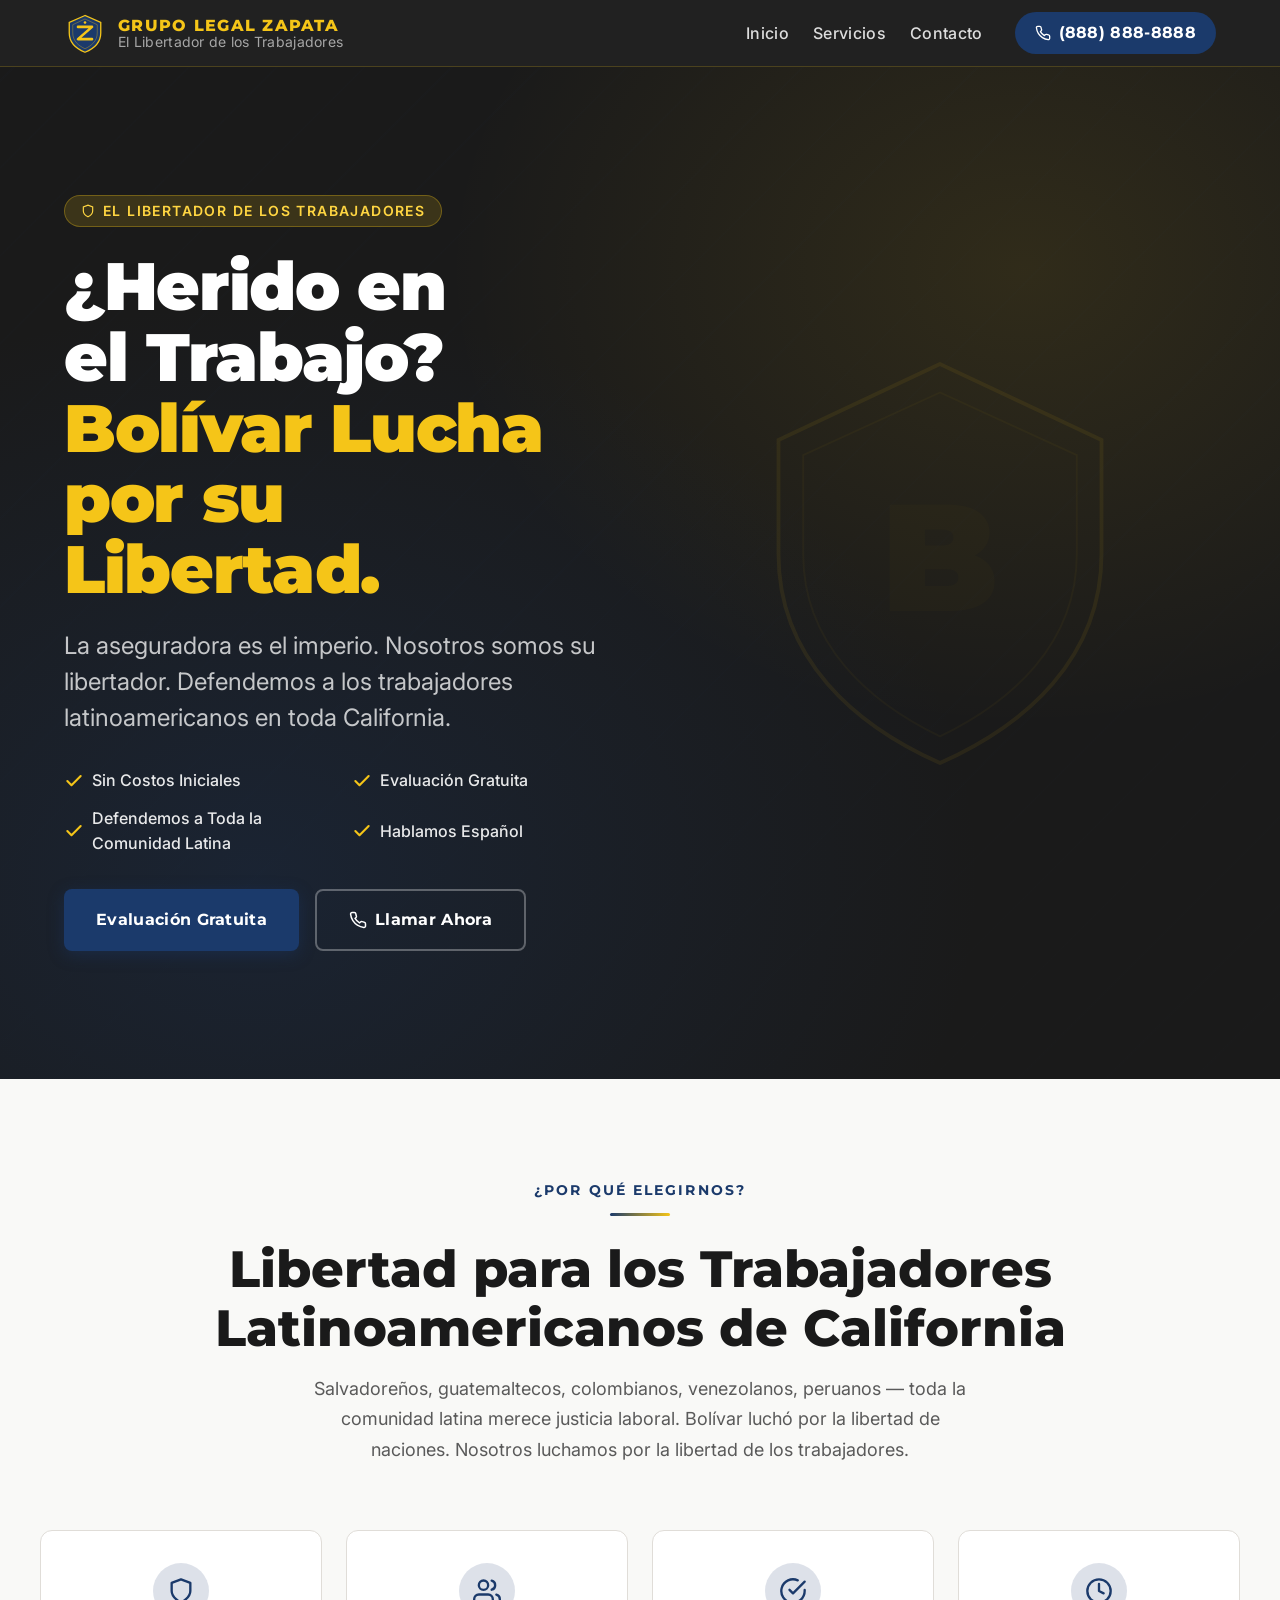
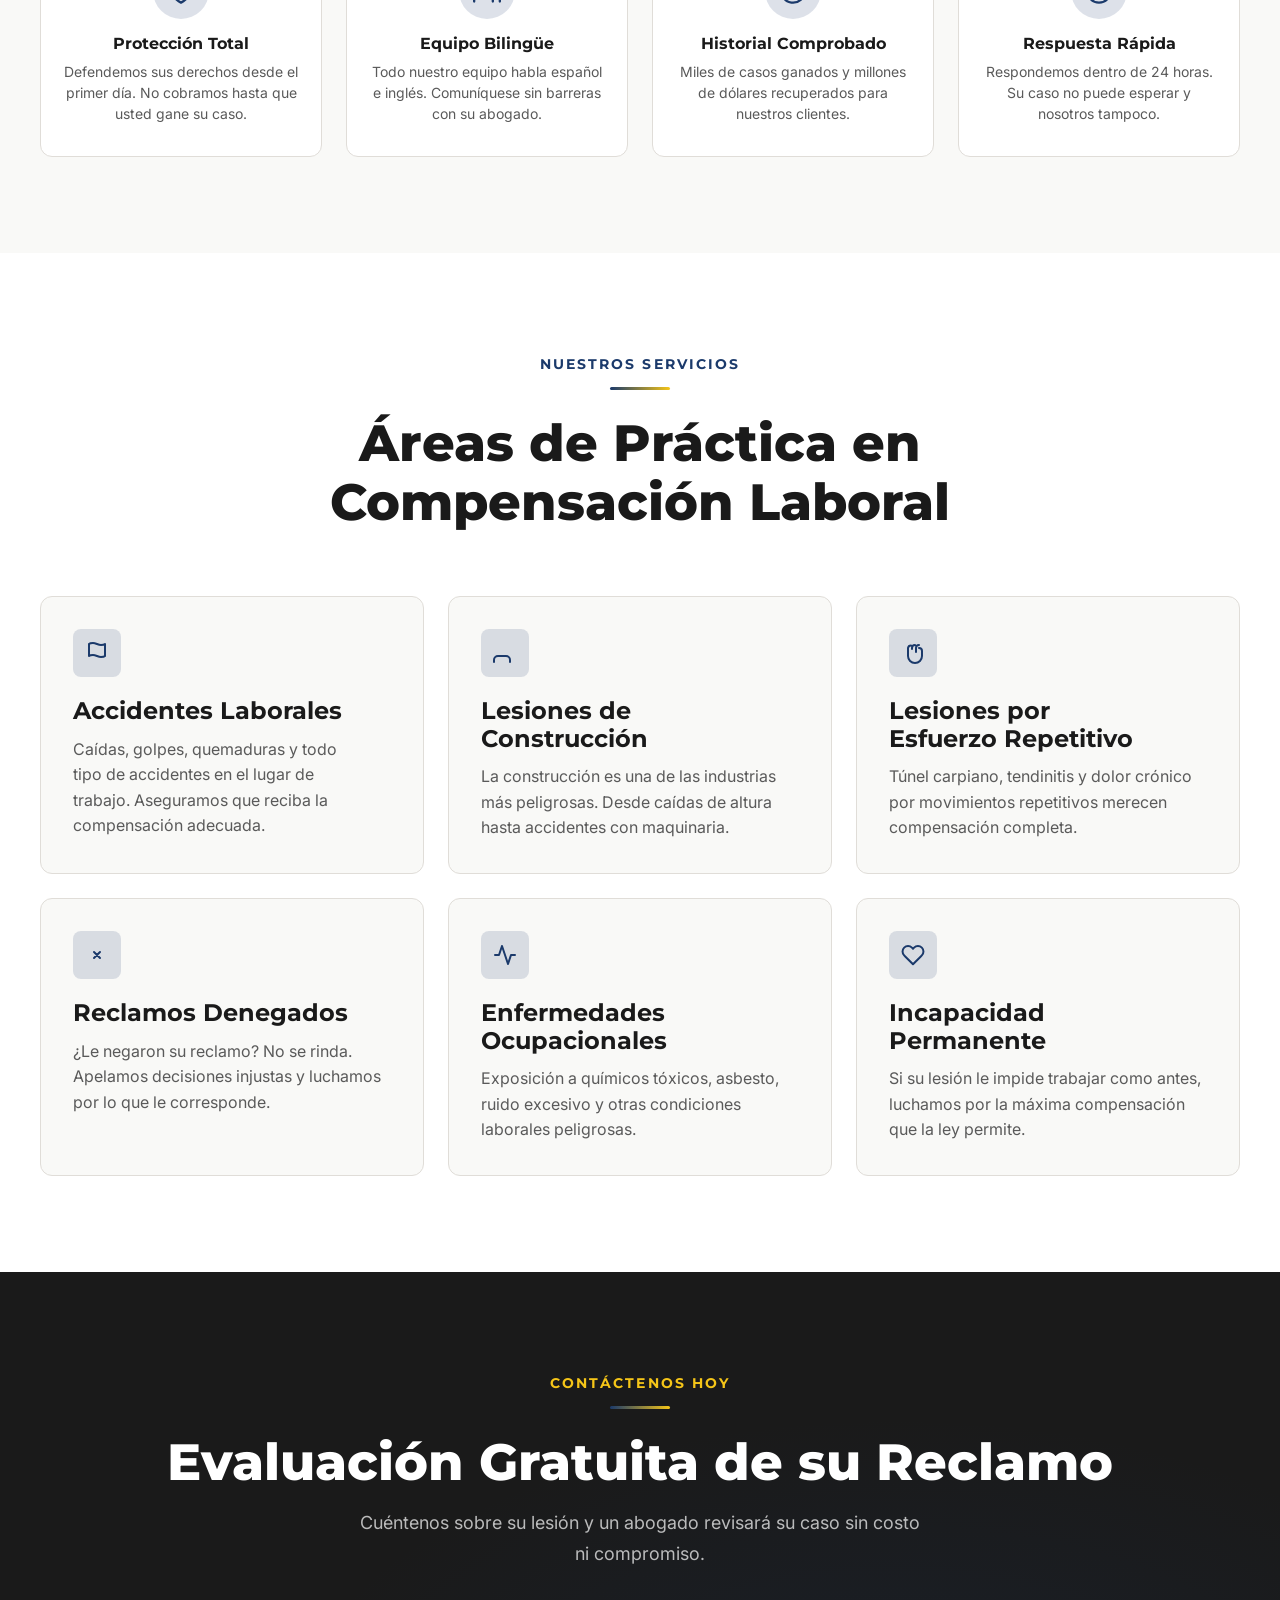
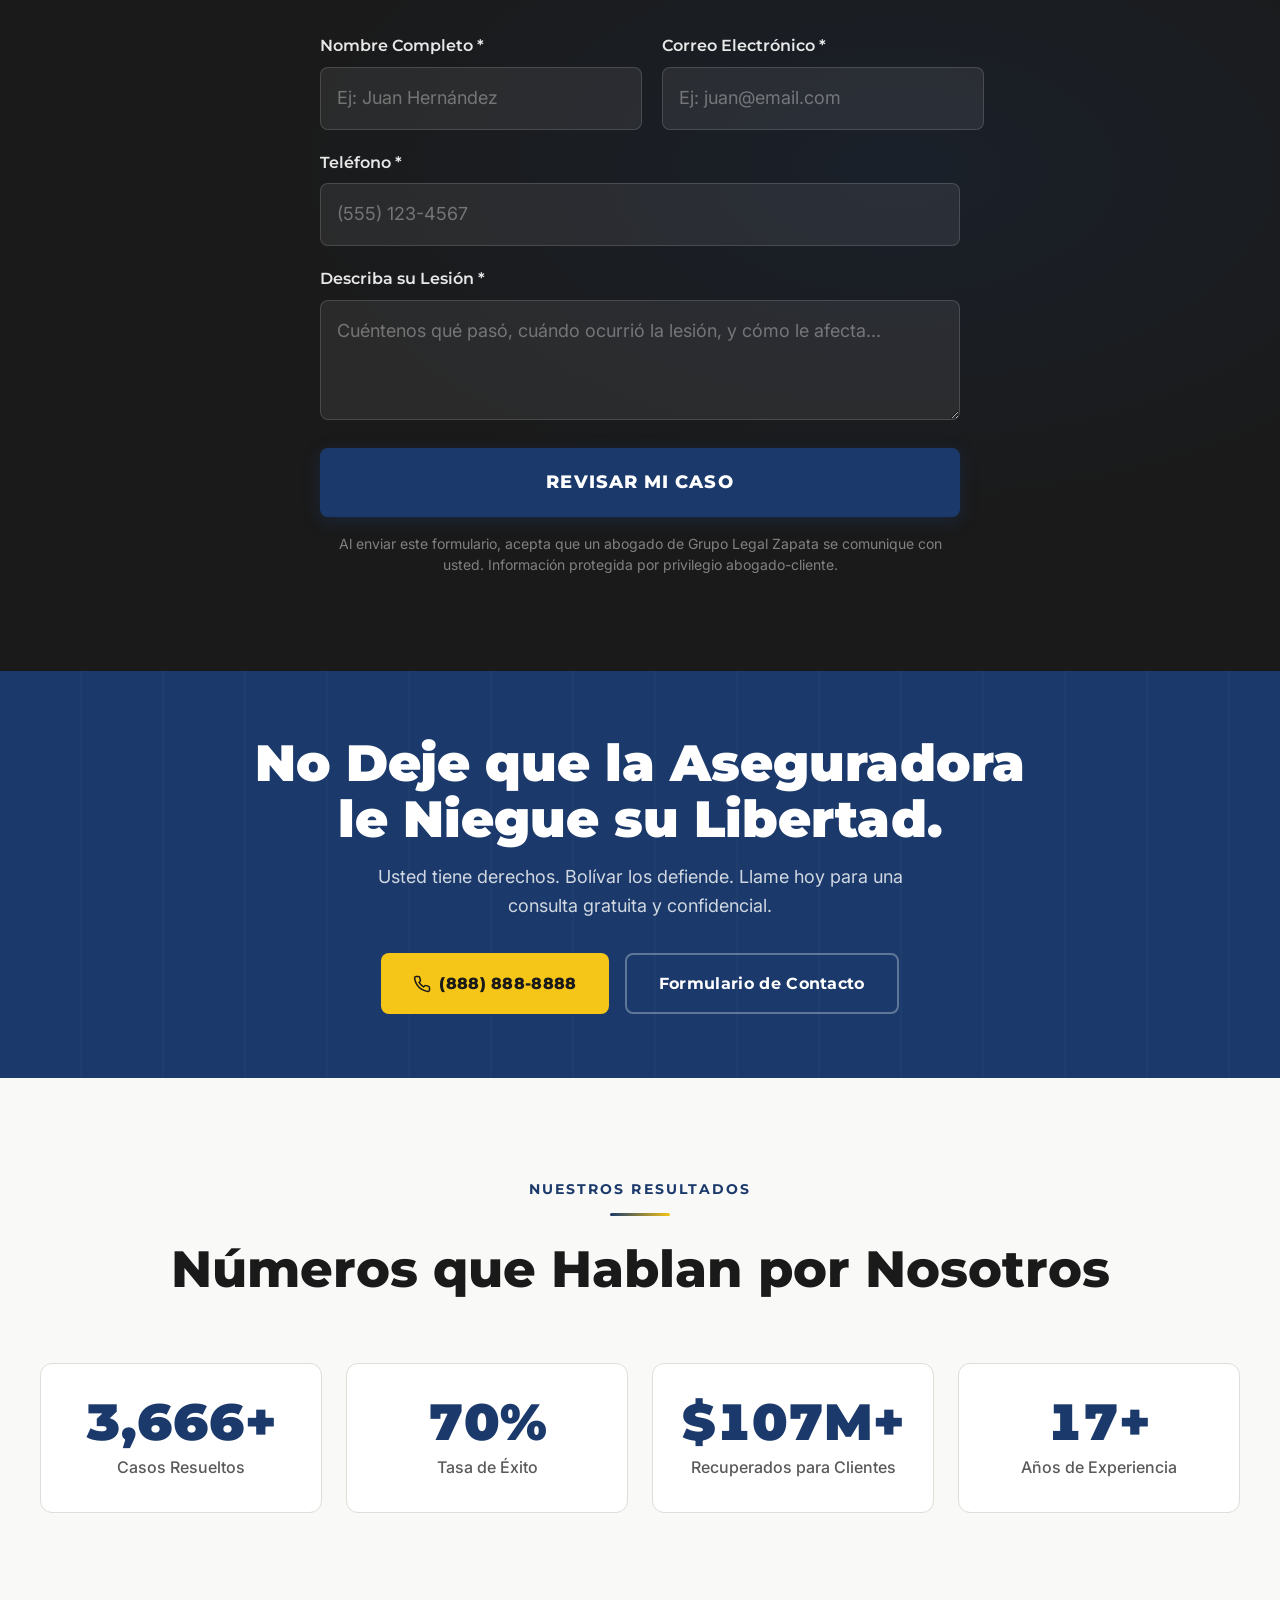
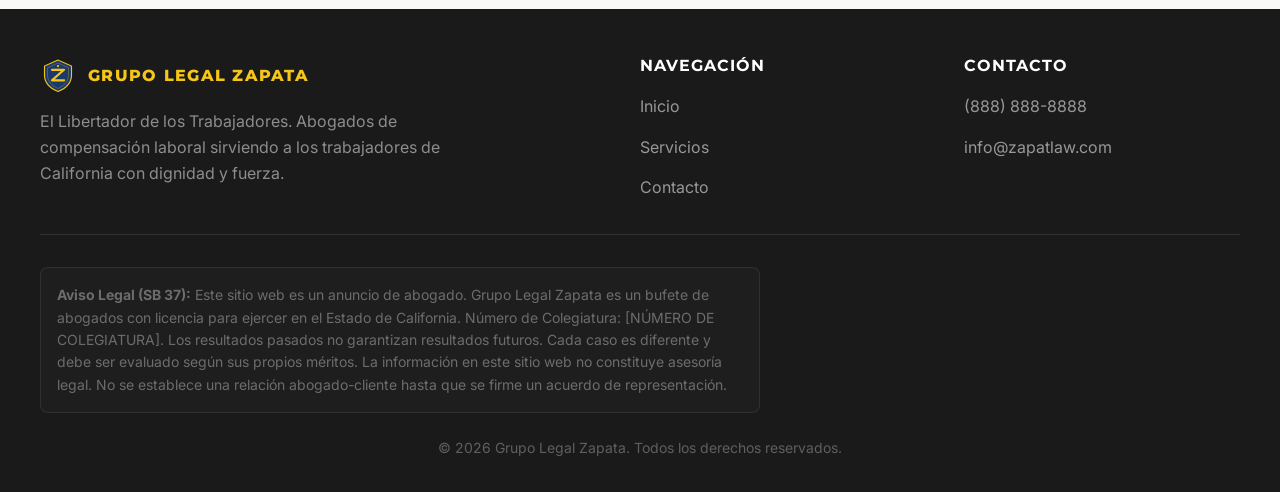
<file: bolivar/index.html>
<!DOCTYPE html>
<html lang="es">
<head>
  <meta charset="UTF-8">
  <meta name="viewport" content="width=device-width, initial-scale=1.0">
  <title>Bolívar — Liberación Laboral para Trabajadores Latinoamericanos | Grupo Legal Zapata</title>
  <meta name="description" content="¿Herido en el trabajo? Grupo Legal Zapata lucha por los trabajadores latinoamericanos de California. Evaluación gratuita. Hablamos español.">

  <link rel="preconnect" href="https://fonts.googleapis.com">
  <link rel="preconnect" href="https://fonts.gstatic.com" crossorigin>
  <link href="https://fonts.googleapis.com/css2?family=Inter:wght@400;500;600;700&family=Montserrat:wght@600;700;800;900&display=swap" rel="stylesheet">

  <link rel="stylesheet" href="style.css">

  <script type="application/ld+json">
  {
    "@context": "https://schema.org",
    "@type": "LegalService",
    "name": "Grupo Legal Zapata",
    "description": "¿Herido en el trabajo? Grupo Legal Zapata lucha por los trabajadores latinoamericanos de California. Evaluación gratuita. Hablamos español.",
    "url": "",
    "telephone": "+1-888-888-8888",
    "areaServed": { "@type": "State", "name": "California" },
    "serviceType": "Compensación Laboral / Workers' Compensation",
    "availableLanguage": ["es", "en"],
    "priceRange": "Consulta Gratuita"
  }
  </script>
</head>
<body>

  <!-- HEADER -->
  <header class="header" role="banner">
    <div class="header__inner">
      <a href="/" class="header__logo" aria-label="Grupo Legal Zapata — Inicio">
        <svg viewBox="0 0 48 48" fill="none" xmlns="http://www.w3.org/2000/svg" aria-hidden="true">
          <path d="M24 4L6 12v12c0 11 8 18 18 22 10-4 18-11 18-22V12L24 4z" fill="#1B3A6B" stroke="#F5C518" stroke-width="1.5"/>
          <path d="M24 8L10 14.5v9.5c0 9 6.5 14.5 14 18 7.5-3.5 14-9 14-18v-9.5L24 8z" fill="none" stroke="#F5C518" stroke-width="0.75" opacity="0.5"/>
          <path d="M16 17h16l-16 14h16" stroke="#F5C518" stroke-width="3" stroke-linecap="round" stroke-linejoin="round" fill="none"/>
          <circle cx="24" cy="12" r="1.5" fill="#F5C518"/>
        </svg>
        <span class="header__logo-text">
          <span class="header__logo-name">Grupo Legal Zapata</span>
          <span class="header__logo-tagline">El Libertador de los Trabajadores</span>
        </span>
      </a>

      <nav class="header__nav" aria-label="Navegación principal">
        <ul class="header__nav-links" role="list">
          <li><a href="/">Inicio</a></li>
          <li><a href="#servicios">Servicios</a></li>
          <li><a href="#contacto">Contacto</a></li>
        </ul>
        <a href="tel:+18888888888" class="header__phone-pill">
          <svg viewBox="0 0 24 24" fill="none" stroke="currentColor" stroke-width="2" stroke-linecap="round" stroke-linejoin="round" aria-hidden="true"><path d="M22 16.92v3a2 2 0 0 1-2.18 2 19.79 19.79 0 0 1-8.63-3.07 19.5 19.5 0 0 1-6-6 19.79 19.79 0 0 1-3.07-8.67A2 2 0 0 1 4.11 2h3a2 2 0 0 1 2 1.72c.127.96.361 1.903.7 2.81a2 2 0 0 1-.45 2.11L8.09 9.91a16 16 0 0 0 6 6l1.27-1.27a2 2 0 0 1 2.11-.45c.907.339 1.85.573 2.81.7A2 2 0 0 1 22 16.92z"/></svg>
          (888) 888-8888
        </a>
      </nav>

      <button class="header__hamburger" aria-label="Abrir menú" aria-expanded="false">
        <span></span><span></span><span></span>
      </button>
    </div>
  </header>

  <!-- Mobile Nav -->
  <div class="mobile-nav" aria-label="Menú móvil">
    <a href="/">Inicio</a>
    <a href="#servicios">Servicios</a>
    <a href="#contacto">Contacto</a>
    <a href="tel:+18888888888" class="header__phone-pill mobile-nav__phone">
      <svg viewBox="0 0 24 24" fill="none" stroke="currentColor" stroke-width="2" stroke-linecap="round" stroke-linejoin="round" aria-hidden="true" width="16" height="16"><path d="M22 16.92v3a2 2 0 0 1-2.18 2 19.79 19.79 0 0 1-8.63-3.07 19.5 19.5 0 0 1-6-6 19.79 19.79 0 0 1-3.07-8.67A2 2 0 0 1 4.11 2h3a2 2 0 0 1 2 1.72c.127.96.361 1.903.7 2.81a2 2 0 0 1-.45 2.11L8.09 9.91a16 16 0 0 0 6 6l1.27-1.27a2 2 0 0 1 2.11-.45c.907.339 1.85.573 2.81.7A2 2 0 0 1 22 16.92z"/></svg>
      (888) 888-8888
    </a>
  </div>

  <main>
    <!-- HERO -->
    <section id="inicio" class="hero">
      <div class="hero__bg" aria-hidden="true"></div>
      <div class="hero__content">
        <div class="hero__text">
          <div class="hero__badge">
            <svg viewBox="0 0 24 24" fill="none" stroke="currentColor" stroke-width="2" aria-hidden="true"><path d="M12 22s8-4 8-10V5l-8-3-8 3v7c0 6 8 10 8 10z"/></svg>
            El Libertador de los Trabajadores
          </div>
          <h1 class="hero__title">
            ¿Herido en el Trabajo?<br>
            <span>Bolívar Lucha por su Libertad.</span>
          </h1>
          <p class="hero__subtitle">La aseguradora es el imperio. Nosotros somos su libertador. Defendemos a los trabajadores latinoamericanos en toda California.</p>
          <ul class="hero__bullets" role="list">
            
            <li>
              <svg viewBox="0 0 24 24" fill="none" stroke="currentColor" stroke-width="2.5" stroke-linecap="round" stroke-linejoin="round" aria-hidden="true"><polyline points="20 6 9 17 4 12"/></svg>
              Sin Costos Iniciales
            </li>
            <li>
              <svg viewBox="0 0 24 24" fill="none" stroke="currentColor" stroke-width="2.5" stroke-linecap="round" stroke-linejoin="round" aria-hidden="true"><polyline points="20 6 9 17 4 12"/></svg>
              Evaluación Gratuita
            </li>
            <li>
              <svg viewBox="0 0 24 24" fill="none" stroke="currentColor" stroke-width="2.5" stroke-linecap="round" stroke-linejoin="round" aria-hidden="true"><polyline points="20 6 9 17 4 12"/></svg>
              Defendemos a Toda la Comunidad Latina
            </li>
            <li>
              <svg viewBox="0 0 24 24" fill="none" stroke="currentColor" stroke-width="2.5" stroke-linecap="round" stroke-linejoin="round" aria-hidden="true"><polyline points="20 6 9 17 4 12"/></svg>
              Hablamos Español
            </li>
          </ul>
          <div class="hero__ctas">
            <a href="#contacto" class="btn btn--primary">Evaluación Gratuita</a>
            <a href="tel:+18888888888" class="btn btn--outline">
              <svg viewBox="0 0 24 24" fill="none" stroke="currentColor" stroke-width="2" width="18" height="18" aria-hidden="true"><path d="M22 16.92v3a2 2 0 0 1-2.18 2 19.79 19.79 0 0 1-8.63-3.07 19.5 19.5 0 0 1-6-6 19.79 19.79 0 0 1-3.07-8.67A2 2 0 0 1 4.11 2h3a2 2 0 0 1 2 1.72c.127.96.361 1.903.7 2.81a2 2 0 0 1-.45 2.11L8.09 9.91a16 16 0 0 0 6 6l1.27-1.27a2 2 0 0 1 2.11-.45c.907.339 1.85.573 2.81.7A2 2 0 0 1 22 16.92z"/></svg>
              Llamar Ahora
            </a>
          </div>
        </div>
        <div class="hero__graphic" aria-hidden="true">
          <svg class="hero__shield" viewBox="0 0 200 240" fill="none" xmlns="http://www.w3.org/2000/svg">
            <path d="M100 10L15 50v60c0 55 40 90 85 110 45-20 85-55 85-110V50L100 10z" stroke="#F5C518" stroke-width="2" fill="none" opacity="0.6"/>
            <path d="M100 25L28 58v52c0 48 35 78 72 96 37-18 72-48 72-96V58L100 25z" stroke="#F5C518" stroke-width="1" fill="none" opacity="0.3"/>
            <text x="100" y="140" text-anchor="middle" font-family="'Montserrat', sans-serif" font-size="80" font-weight="900" fill="#F5C518" opacity="0.15">B</text>
          </svg>
        </div>
      </div>
    </section>

    <!-- WHY US -->
    <section class="section why-us" id="por-que">
      <div class="section__inner">
        <div class="section__header reveal">
          <span class="section__label">¿Por Qué Elegirnos?</span>
          <div class="gold-line"></div>
          <h2 class="section__title">Libertad para los Trabajadores<br>Latinoamericanos de California</h2>
          <p class="section__desc">Salvadoreños, guatemaltecos, colombianos, venezolanos, peruanos — toda la comunidad latina merece justicia laboral. Bolívar luchó por la libertad de naciones. Nosotros luchamos por la libertad de los trabajadores.</p>
        </div>
        <div class="trust-badges stagger-children">
          <div class="trust-badge">
            <div class="trust-badge__icon">
              <svg viewBox="0 0 24 24" fill="none" stroke="currentColor" stroke-width="2" stroke-linecap="round" stroke-linejoin="round"><path d="M12 22s8-4 8-10V5l-8-3-8 3v7c0 6 8 10 8 10z"/></svg>
            </div>
            <h3 class="trust-badge__title">Protección Total</h3>
            <p class="trust-badge__desc">Defendemos sus derechos desde el primer día. No cobramos hasta que usted gane su caso.</p>
          </div>
          <div class="trust-badge">
            <div class="trust-badge__icon">
              <svg viewBox="0 0 24 24" fill="none" stroke="currentColor" stroke-width="2" stroke-linecap="round" stroke-linejoin="round"><path d="M17 21v-2a4 4 0 0 0-4-4H5a4 4 0 0 0-4 4v2"/><circle cx="9" cy="7" r="4"/><path d="M23 21v-2a4 4 0 0 0-3-3.87"/><path d="M16 3.13a4 4 0 0 1 0 7.75"/></svg>
            </div>
            <h3 class="trust-badge__title">Equipo Bilingüe</h3>
            <p class="trust-badge__desc">Todo nuestro equipo habla español e inglés. Comuníquese sin barreras con su abogado.</p>
          </div>
          <div class="trust-badge">
            <div class="trust-badge__icon">
              <svg viewBox="0 0 24 24" fill="none" stroke="currentColor" stroke-width="2" stroke-linecap="round" stroke-linejoin="round"><path d="M22 11.08V12a10 10 0 1 1-5.93-9.14"/><polyline points="22 4 12 14.01 9 11.01"/></svg>
            </div>
            <h3 class="trust-badge__title">Historial Comprobado</h3>
            <p class="trust-badge__desc">Miles de casos ganados y millones de dólares recuperados para nuestros clientes.</p>
          </div>
          <div class="trust-badge">
            <div class="trust-badge__icon">
              <svg viewBox="0 0 24 24" fill="none" stroke="currentColor" stroke-width="2" stroke-linecap="round" stroke-linejoin="round"><circle cx="12" cy="12" r="10"/><polyline points="12 6 12 12 16 14"/></svg>
            </div>
            <h3 class="trust-badge__title">Respuesta Rápida</h3>
            <p class="trust-badge__desc">Respondemos dentro de 24 horas. Su caso no puede esperar y nosotros tampoco.</p>
          </div>
        </div>
      </div>
    </section>

    <!-- SERVICES -->
    <section class="section" id="servicios">
      <div class="section__inner">
        <div class="section__header reveal">
          <span class="section__label">Nuestros Servicios</span>
          <div class="gold-line"></div>
          <h2 class="section__title">Áreas de Práctica en<br>Compensación Laboral</h2>
        </div>
        <div class="services-grid stagger-children">
          <div class="service-card">
            <div class="service-card__icon">
              <svg viewBox="0 0 24 24" fill="none" stroke="currentColor" stroke-width="2" stroke-linecap="round" stroke-linejoin="round"><path d="M4 15s1-1 4-1 5 2 8 2 4-1 4-1V3s-1 1-4 1-5-2-8-2-4 1-4 1z"/></svg>
            </div>
            <h3 class="service-card__title">Accidentes Laborales</h3>
            <p class="service-card__desc">Caídas, golpes, quemaduras y todo tipo de accidentes en el lugar de trabajo. Aseguramos que reciba la compensación adecuada.</p>
          </div>
          <div class="service-card">
            <div class="service-card__icon">
              <svg viewBox="0 0 24 24" fill="none" stroke="currentColor" stroke-width="2" stroke-linecap="round" stroke-linejoin="round"><path d="M17 21v-2a4 4 0 0 0-4-4H5a4 4 0 0 0-4 4v2"/></svg>
            </div>
            <h3 class="service-card__title">Lesiones de Construcción</h3>
            <p class="service-card__desc">La construcción es una de las industrias más peligrosas. Desde caídas de altura hasta accidentes con maquinaria.</p>
          </div>
          <div class="service-card">
            <div class="service-card__icon">
              <svg viewBox="0 0 24 24" fill="none" stroke="currentColor" stroke-width="2" stroke-linecap="round" stroke-linejoin="round"><path d="M18 4a3 3 0 0 0-3 3v4M14 4a3 3 0 0 0-3 3v1M10 4.5A3 3 0 0 0 7 7v8a7 7 0 0 0 14 0v-5a3 3 0 0 0-3-3"/></svg>
            </div>
            <h3 class="service-card__title">Lesiones por Esfuerzo Repetitivo</h3>
            <p class="service-card__desc">Túnel carpiano, tendinitis y dolor crónico por movimientos repetitivos merecen compensación completa.</p>
          </div>
          <div class="service-card">
            <div class="service-card__icon">
              <svg viewBox="0 0 24 24" fill="none" stroke="currentColor" stroke-width="2" stroke-linecap="round" stroke-linejoin="round"><path d="M15 9l-6 6M9 9l6 6"/></svg>
            </div>
            <h3 class="service-card__title">Reclamos Denegados</h3>
            <p class="service-card__desc">¿Le negaron su reclamo? No se rinda. Apelamos decisiones injustas y luchamos por lo que le corresponde.</p>
          </div>
          <div class="service-card">
            <div class="service-card__icon">
              <svg viewBox="0 0 24 24" fill="none" stroke="currentColor" stroke-width="2" stroke-linecap="round" stroke-linejoin="round"><path d="M22 12h-4l-3 9L9 3l-3 9H2"/></svg>
            </div>
            <h3 class="service-card__title">Enfermedades Ocupacionales</h3>
            <p class="service-card__desc">Exposición a químicos tóxicos, asbesto, ruido excesivo y otras condiciones laborales peligrosas.</p>
          </div>
          <div class="service-card">
            <div class="service-card__icon">
              <svg viewBox="0 0 24 24" fill="none" stroke="currentColor" stroke-width="2" stroke-linecap="round" stroke-linejoin="round"><path d="M20.84 4.61a5.5 5.5 0 0 0-7.78 0L12 5.67l-1.06-1.06a5.5 5.5 0 0 0-7.78 7.78l1.06 1.06L12 21.23l7.78-7.78 1.06-1.06a5.5 5.5 0 0 0 0-7.78z"/></svg>
            </div>
            <h3 class="service-card__title">Incapacidad Permanente</h3>
            <p class="service-card__desc">Si su lesión le impide trabajar como antes, luchamos por la máxima compensación que la ley permite.</p>
          </div>
        </div>
      </div>
    </section>

    <!-- CONTACT FORM -->
    <section class="section form-section" id="contacto">
      <div class="section__inner">
        <div class="section__header reveal">
          <span class="section__label">Contáctenos Hoy</span>
          <div class="gold-line"></div>
          <h2 class="section__title">Evaluación Gratuita de su Reclamo</h2>
          <p class="section__desc">Cuéntenos sobre su lesión y un abogado revisará su caso sin costo ni compromiso.</p>
        </div>
        <div class="form-wrapper reveal">
          <form id="leadForm" class="lead-form" novalidate>
            <input type="hidden" name="source" value="bolivar">
            <div class="form-row">
              <div class="form-group">
                <label for="nombre">Nombre Completo *</label>
                <input type="text" id="nombre" name="nombre" placeholder="Ej: Juan Hernández" required autocomplete="name">
                <span class="error-msg">Por favor ingrese su nombre completo.</span>
              </div>
              <div class="form-group">
                <label for="email">Correo Electrónico *</label>
                <input type="email" id="email" name="email" placeholder="Ej: juan@email.com" required autocomplete="email">
                <span class="error-msg">Por favor ingrese un correo electrónico válido.</span>
              </div>
            </div>
            <div class="form-group">
              <label for="phone">Teléfono *</label>
              <input type="tel" id="phone" name="phone" placeholder="(555) 123-4567" required autocomplete="tel">
              <span class="error-msg">Por favor ingrese un número de teléfono de 10 dígitos.</span>
            </div>
            <div class="form-group">
              <label for="lesion">Describa su Lesión *</label>
              <textarea id="lesion" name="lesion" placeholder="Cuéntenos qué pasó, cuándo ocurrió la lesión, y cómo le afecta..." required></textarea>
              <span class="error-msg">Por favor describa su lesión (mínimo 10 caracteres).</span>
            </div>
            <button type="submit" class="btn--submit">Revisar Mi Caso</button>
          </form>
          <p class="form-disclaimer">
            Al enviar este formulario, acepta que un abogado de Grupo Legal Zapata se comunique con usted. Información protegida por privilegio abogado-cliente.
          </p>
          <div class="form-success">
            <svg viewBox="0 0 24 24" fill="none" stroke="currentColor" stroke-width="2" stroke-linecap="round" stroke-linejoin="round"><path d="M22 11.08V12a10 10 0 1 1-5.93-9.14"/><polyline points="22 4 12 14.01 9 11.01"/></svg>
            <h3>¡Gracias por Contactarnos!</h3>
            <p>Un abogado revisará su caso y se comunicará con usted dentro de las próximas 24 horas. Bolívar lucha por su libertad.</p>
          </div>
        </div>
      </div>
    </section>

    <!-- CTA BANNER -->
    <section class="cta-banner">
      <div class="cta-banner__inner reveal">
        <h2 class="cta-banner__title">No Deje que la Aseguradora<br>le Niegue su Libertad.</h2>
        <p class="cta-banner__subtitle">Usted tiene derechos. Bolívar los defiende. Llame hoy para una consulta gratuita y confidencial.</p>
        <div style="display: flex; justify-content: center; gap: var(--space-4); flex-wrap: wrap;">
          <a href="tel:+18888888888" class="btn btn--gold">
            <svg viewBox="0 0 24 24" fill="none" stroke="currentColor" stroke-width="2" width="18" height="18" aria-hidden="true"><path d="M22 16.92v3a2 2 0 0 1-2.18 2 19.79 19.79 0 0 1-8.63-3.07 19.5 19.5 0 0 1-6-6 19.79 19.79 0 0 1-3.07-8.67A2 2 0 0 1 4.11 2h3a2 2 0 0 1 2 1.72c.127.96.361 1.903.7 2.81a2 2 0 0 1-.45 2.11L8.09 9.91a16 16 0 0 0 6 6l1.27-1.27a2 2 0 0 1 2.11-.45c.907.339 1.85.573 2.81.7A2 2 0 0 1 22 16.92z"/></svg>
            (888) 888-8888
          </a>
          <a href="#contacto" class="btn btn--outline">Formulario de Contacto</a>
        </div>
      </div>
    </section>

    <!-- STATS -->
    <section class="section stats-section">
      <div class="section__inner">
        <div class="section__header reveal">
          <span class="section__label">Nuestros Resultados</span>
          <div class="gold-line"></div>
          <h2 class="section__title">Números que Hablan por Nosotros</h2>
        </div>
        <div class="stats-grid stagger-children">
          <div class="stat-card">
            <div class="stat-card__number" data-target="5000" data-suffix="+">0</div>
            <div class="stat-card__label">Casos Resueltos</div>
          </div>
          <div class="stat-card">
            <div class="stat-card__number" data-target="98" data-suffix="%">0</div>
            <div class="stat-card__label">Tasa de Éxito</div>
          </div>
          <div class="stat-card">
            <div class="stat-card__number" data-target="150" data-prefix="$" data-suffix="M+">0</div>
            <div class="stat-card__label">Recuperados para Clientes</div>
          </div>
          <div class="stat-card">
            <div class="stat-card__number" data-target="25" data-suffix="+">0</div>
            <div class="stat-card__label">Años de Experiencia</div>
          </div>
        </div>
      </div>
    </section>
  </main>

  <!-- FOOTER -->
  <footer class="footer" role="contentinfo">
    <div class="footer__inner">
      <div class="footer__top">
        <div class="footer__brand">
          <a href="/" class="footer__logo" aria-label="Grupo Legal Zapata">
            <svg viewBox="0 0 48 48" fill="none" xmlns="http://www.w3.org/2000/svg" aria-hidden="true">
              <path d="M24 4L6 12v12c0 11 8 18 18 22 10-4 18-11 18-22V12L24 4z" fill="#1B3A6B" stroke="#F5C518" stroke-width="1.5"/>
              <path d="M24 8L10 14.5v9.5c0 9 6.5 14.5 14 18 7.5-3.5 14-9 14-18v-9.5L24 8z" fill="none" stroke="#F5C518" stroke-width="0.75" opacity="0.5"/>
              <path d="M16 17h16l-16 14h16" stroke="#F5C518" stroke-width="3" stroke-linecap="round" stroke-linejoin="round" fill="none"/>
              <circle cx="24" cy="12" r="1.5" fill="#F5C518"/>
            </svg>
            <span>Grupo Legal Zapata</span>
          </a>
          <p class="footer__desc">El Libertador de los Trabajadores. Abogados de compensación laboral sirviendo a los trabajadores de California con dignidad y fuerza.</p>
        </div>
        <div class="footer__col">
          <h4>Navegación</h4>
          <ul role="list">
            <li><a href="/">Inicio</a></li>
            <li><a href="#servicios">Servicios</a></li>
            <li><a href="#contacto">Contacto</a></li>
          </ul>
        </div>
        <div class="footer__col">
          <h4>Contacto</h4>
          <ul role="list">
            <li><a href="tel:+18888888888">(888) 888-8888</a></li>
            <li><a href="mailto:info@zapatlaw.com">info@zapatlaw.com</a></li>
          </ul>
        </div>
      </div>

      <div class="footer__disclaimer">
        <strong>Aviso Legal (SB 37):</strong> Este sitio web es un anuncio de abogado. Grupo Legal Zapata es un bufete de abogados con licencia para ejercer en el Estado de California. Número de Colegiatura: [NÚMERO DE COLEGIATURA]. Los resultados pasados no garantizan resultados futuros. Cada caso es diferente y debe ser evaluado según sus propios méritos. La información en este sitio web no constituye asesoría legal. No se establece una relación abogado-cliente hasta que se firme un acuerdo de representación.
      </div>

      <div class="footer__bottom">
        &copy; 2026 Grupo Legal Zapata. Todos los derechos reservados.
      </div>
    </div>
  </footer>

  <script src="app.js"></script>
</body>
</html>
</file>
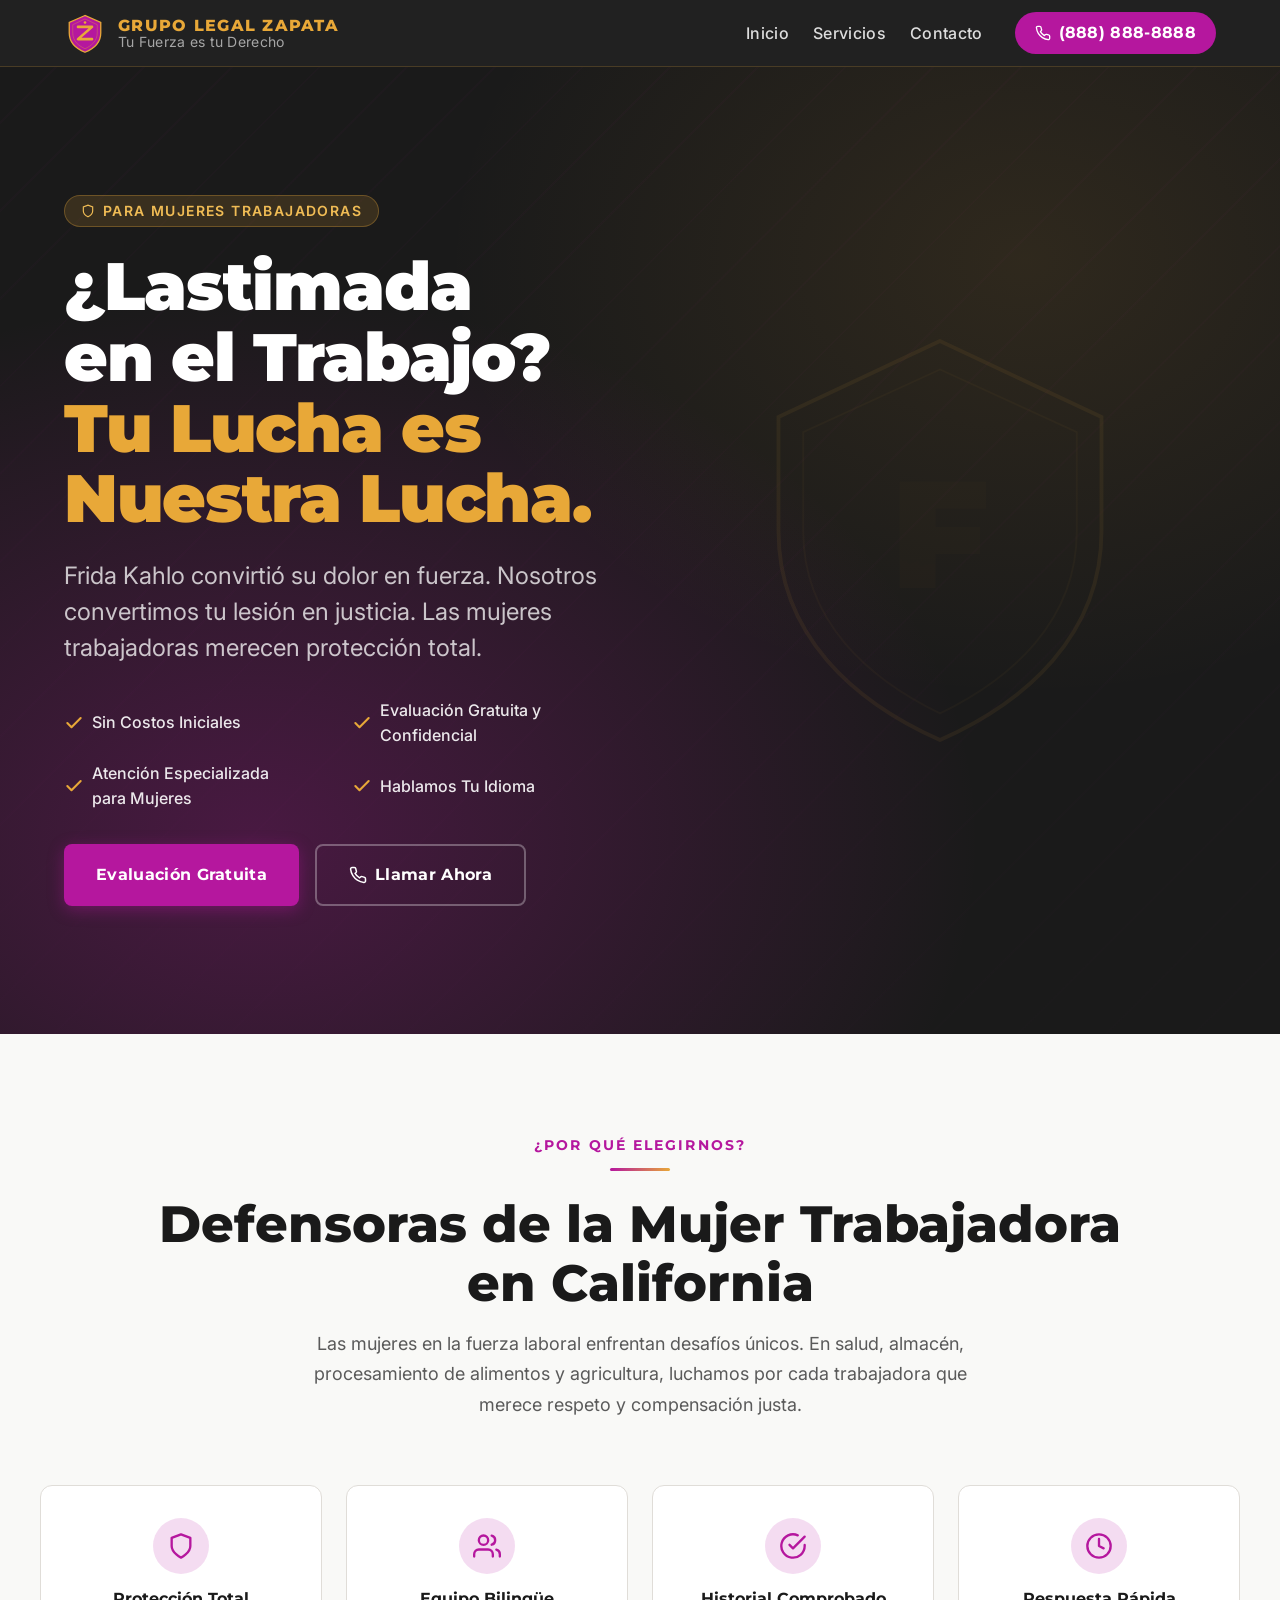
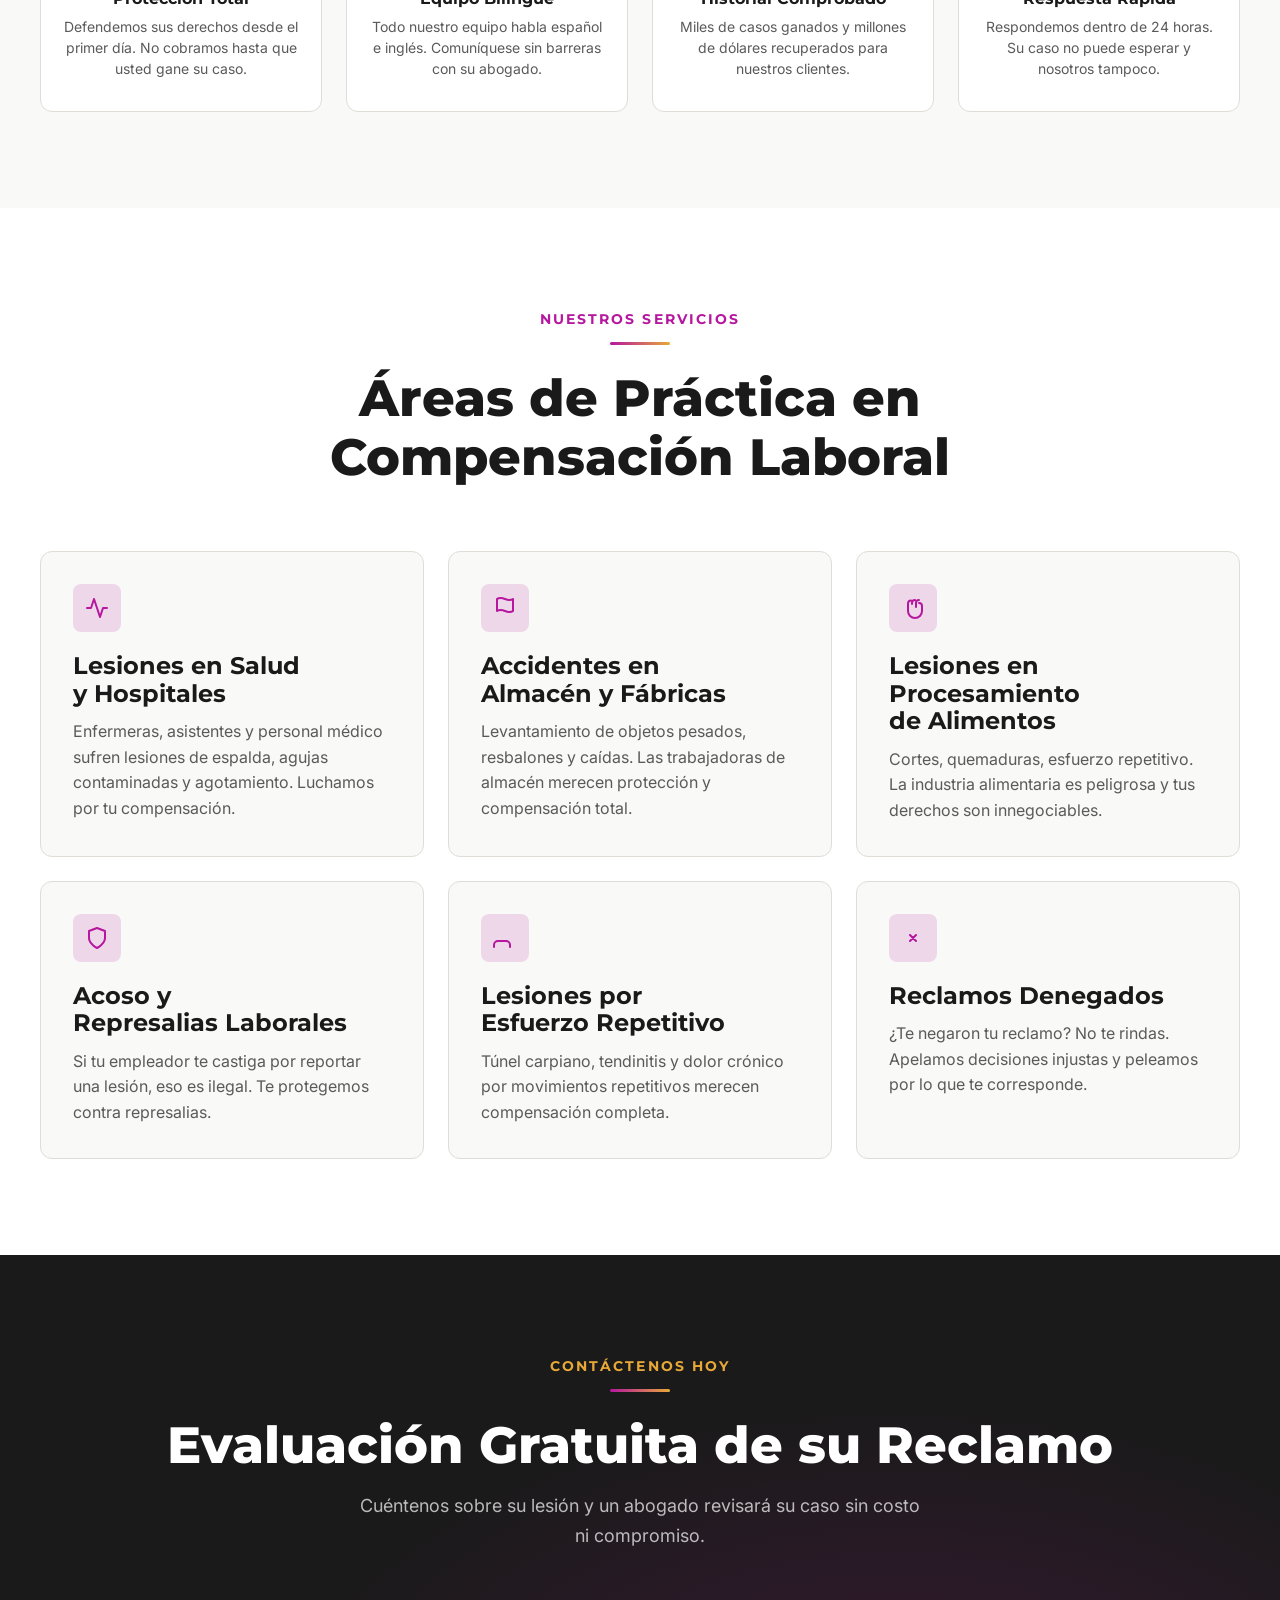
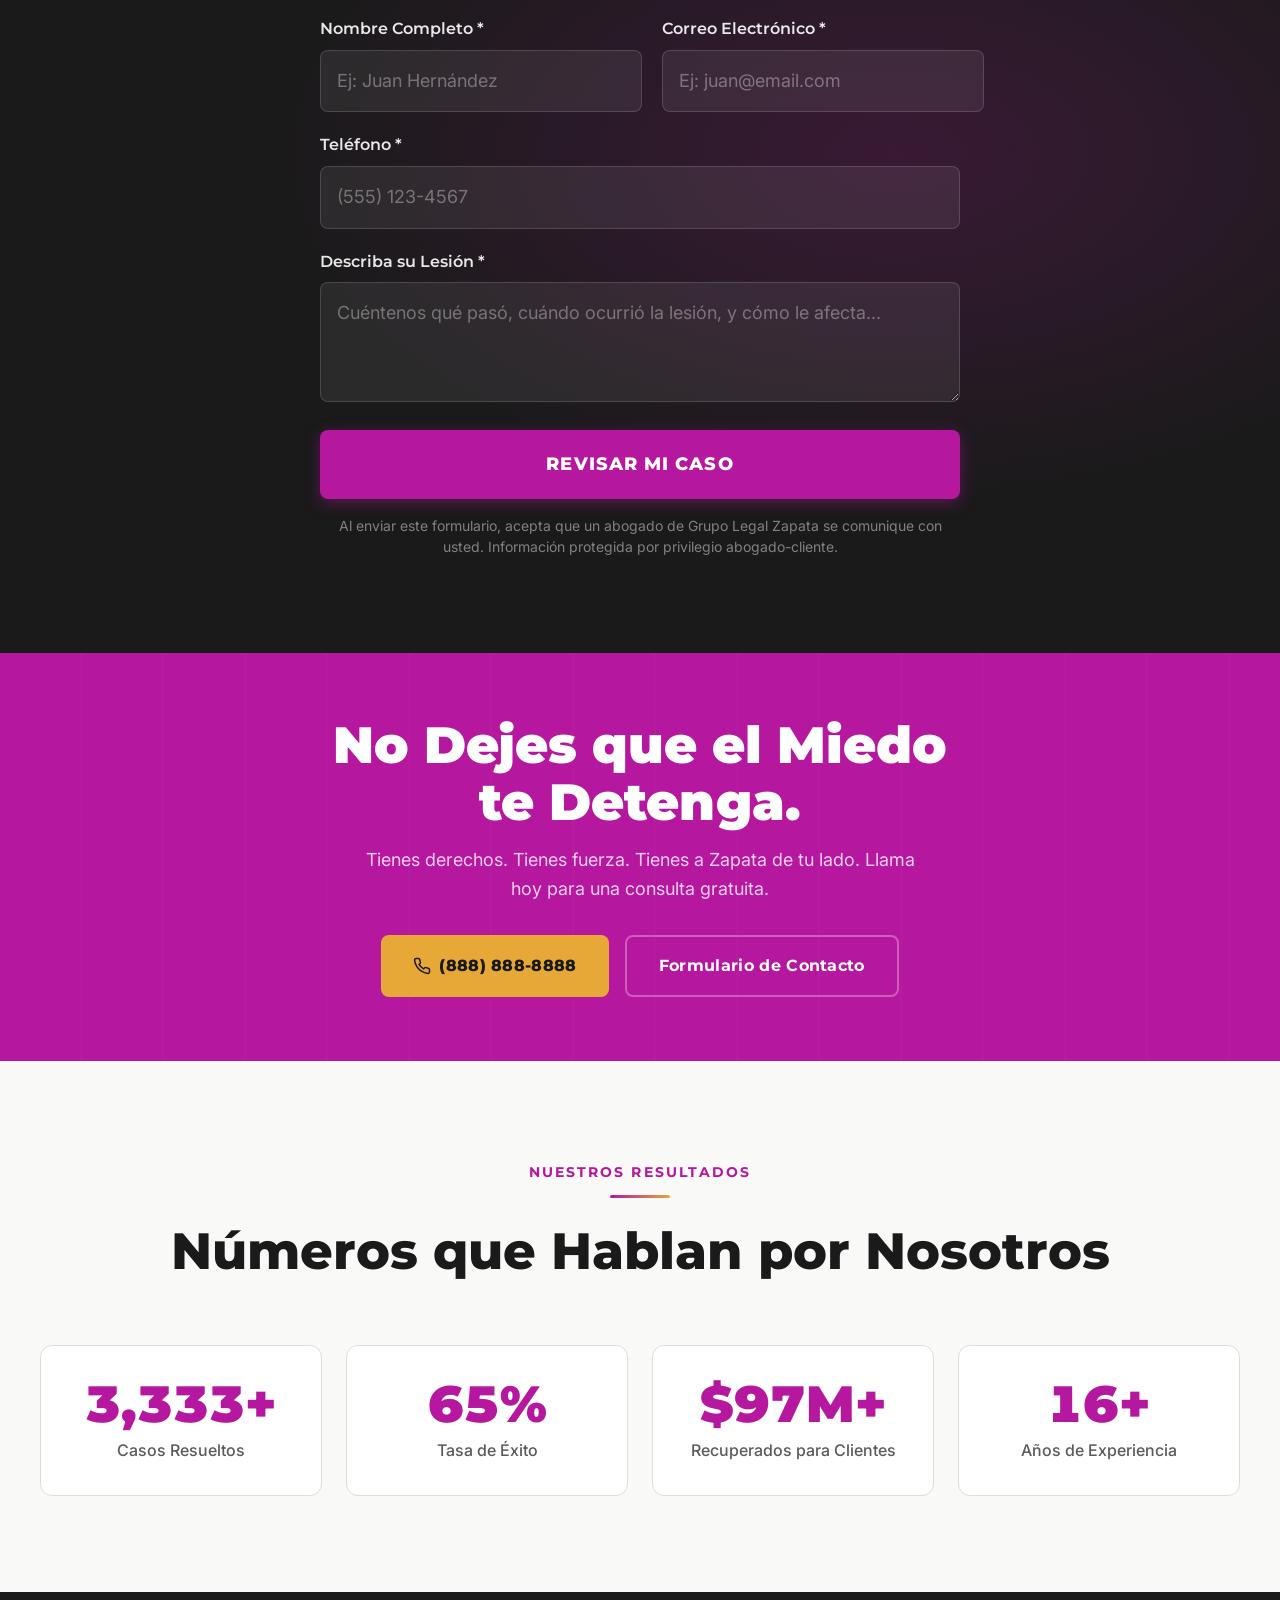
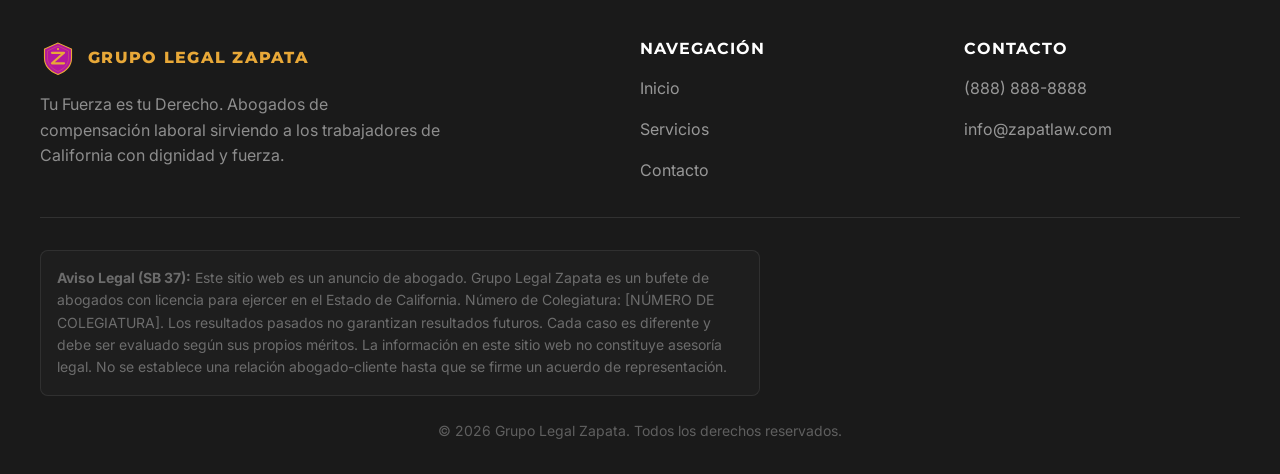
<file: frida/index.html>
<!DOCTYPE html>
<html lang="es">
<head>
  <meta charset="UTF-8">
  <meta name="viewport" content="width=device-width, initial-scale=1.0">
  <title>Frida — Compensación Laboral para Mujeres Trabajadoras | Grupo Legal Zapata</title>
  <meta name="description" content="¿Lastimada en el trabajo? Grupo Legal Zapata lucha por las mujeres trabajadoras de California. Evaluación gratuita. Hablamos español.">

  <link rel="preconnect" href="https://fonts.googleapis.com">
  <link rel="preconnect" href="https://fonts.gstatic.com" crossorigin>
  <link href="https://fonts.googleapis.com/css2?family=Inter:wght@400;500;600;700&family=Montserrat:wght@600;700;800;900&display=swap" rel="stylesheet">

  <link rel="stylesheet" href="style.css">

  <script type="application/ld+json">
  {
    "@context": "https://schema.org",
    "@type": "LegalService",
    "name": "Grupo Legal Zapata",
    "description": "¿Lastimada en el trabajo? Grupo Legal Zapata lucha por las mujeres trabajadoras de California. Evaluación gratuita. Hablamos español.",
    "url": "",
    "telephone": "+1-888-888-8888",
    "areaServed": { "@type": "State", "name": "California" },
    "serviceType": "Compensación Laboral / Workers' Compensation",
    "availableLanguage": ["es", "en"],
    "priceRange": "Consulta Gratuita"
  }
  </script>
</head>
<body>

  <!-- HEADER -->
  <header class="header" role="banner">
    <div class="header__inner">
      <a href="/" class="header__logo" aria-label="Grupo Legal Zapata — Inicio">
        <svg viewBox="0 0 48 48" fill="none" xmlns="http://www.w3.org/2000/svg" aria-hidden="true">
          <path d="M24 4L6 12v12c0 11 8 18 18 22 10-4 18-11 18-22V12L24 4z" fill="#B5179E" stroke="#E8A838" stroke-width="1.5"/>
          <path d="M24 8L10 14.5v9.5c0 9 6.5 14.5 14 18 7.5-3.5 14-9 14-18v-9.5L24 8z" fill="none" stroke="#E8A838" stroke-width="0.75" opacity="0.5"/>
          <path d="M16 17h16l-16 14h16" stroke="#E8A838" stroke-width="3" stroke-linecap="round" stroke-linejoin="round" fill="none"/>
          <circle cx="24" cy="12" r="1.5" fill="#E8A838"/>
        </svg>
        <span class="header__logo-text">
          <span class="header__logo-name">Grupo Legal Zapata</span>
          <span class="header__logo-tagline">Tu Fuerza es tu Derecho</span>
        </span>
      </a>

      <nav class="header__nav" aria-label="Navegación principal">
        <ul class="header__nav-links" role="list">
          <li><a href="/">Inicio</a></li>
          <li><a href="#servicios">Servicios</a></li>
          <li><a href="#contacto">Contacto</a></li>
        </ul>
        <a href="tel:+18888888888" class="header__phone-pill">
          <svg viewBox="0 0 24 24" fill="none" stroke="currentColor" stroke-width="2" stroke-linecap="round" stroke-linejoin="round" aria-hidden="true"><path d="M22 16.92v3a2 2 0 0 1-2.18 2 19.79 19.79 0 0 1-8.63-3.07 19.5 19.5 0 0 1-6-6 19.79 19.79 0 0 1-3.07-8.67A2 2 0 0 1 4.11 2h3a2 2 0 0 1 2 1.72c.127.96.361 1.903.7 2.81a2 2 0 0 1-.45 2.11L8.09 9.91a16 16 0 0 0 6 6l1.27-1.27a2 2 0 0 1 2.11-.45c.907.339 1.85.573 2.81.7A2 2 0 0 1 22 16.92z"/></svg>
          (888) 888-8888
        </a>
      </nav>

      <button class="header__hamburger" aria-label="Abrir menú" aria-expanded="false">
        <span></span><span></span><span></span>
      </button>
    </div>
  </header>

  <!-- Mobile Nav -->
  <div class="mobile-nav" aria-label="Menú móvil">
    <a href="/">Inicio</a>
    <a href="#servicios">Servicios</a>
    <a href="#contacto">Contacto</a>
    <a href="tel:+18888888888" class="header__phone-pill mobile-nav__phone">
      <svg viewBox="0 0 24 24" fill="none" stroke="currentColor" stroke-width="2" stroke-linecap="round" stroke-linejoin="round" aria-hidden="true" width="16" height="16"><path d="M22 16.92v3a2 2 0 0 1-2.18 2 19.79 19.79 0 0 1-8.63-3.07 19.5 19.5 0 0 1-6-6 19.79 19.79 0 0 1-3.07-8.67A2 2 0 0 1 4.11 2h3a2 2 0 0 1 2 1.72c.127.96.361 1.903.7 2.81a2 2 0 0 1-.45 2.11L8.09 9.91a16 16 0 0 0 6 6l1.27-1.27a2 2 0 0 1 2.11-.45c.907.339 1.85.573 2.81.7A2 2 0 0 1 22 16.92z"/></svg>
      (888) 888-8888
    </a>
  </div>

  <main>
    <!-- HERO -->
    <section id="inicio" class="hero">
      <div class="hero__bg" aria-hidden="true"></div>
      <div class="hero__content">
        <div class="hero__text">
          <div class="hero__badge">
            <svg viewBox="0 0 24 24" fill="none" stroke="currentColor" stroke-width="2" aria-hidden="true"><path d="M12 22s8-4 8-10V5l-8-3-8 3v7c0 6 8 10 8 10z"/></svg>
            Para Mujeres Trabajadoras
          </div>
          <h1 class="hero__title">
            ¿Lastimada en el Trabajo?<br>
            <span>Tu Lucha es Nuestra Lucha.</span>
          </h1>
          <p class="hero__subtitle">Frida Kahlo convirtió su dolor en fuerza. Nosotros convertimos tu lesión en justicia. Las mujeres trabajadoras merecen protección total.</p>
          <ul class="hero__bullets" role="list">
            
            <li>
              <svg viewBox="0 0 24 24" fill="none" stroke="currentColor" stroke-width="2.5" stroke-linecap="round" stroke-linejoin="round" aria-hidden="true"><polyline points="20 6 9 17 4 12"/></svg>
              Sin Costos Iniciales
            </li>
            <li>
              <svg viewBox="0 0 24 24" fill="none" stroke="currentColor" stroke-width="2.5" stroke-linecap="round" stroke-linejoin="round" aria-hidden="true"><polyline points="20 6 9 17 4 12"/></svg>
              Evaluación Gratuita y Confidencial
            </li>
            <li>
              <svg viewBox="0 0 24 24" fill="none" stroke="currentColor" stroke-width="2.5" stroke-linecap="round" stroke-linejoin="round" aria-hidden="true"><polyline points="20 6 9 17 4 12"/></svg>
              Atención Especializada para Mujeres
            </li>
            <li>
              <svg viewBox="0 0 24 24" fill="none" stroke="currentColor" stroke-width="2.5" stroke-linecap="round" stroke-linejoin="round" aria-hidden="true"><polyline points="20 6 9 17 4 12"/></svg>
              Hablamos Tu Idioma
            </li>
          </ul>
          <div class="hero__ctas">
            <a href="#contacto" class="btn btn--primary">Evaluación Gratuita</a>
            <a href="tel:+18888888888" class="btn btn--outline">
              <svg viewBox="0 0 24 24" fill="none" stroke="currentColor" stroke-width="2" width="18" height="18" aria-hidden="true"><path d="M22 16.92v3a2 2 0 0 1-2.18 2 19.79 19.79 0 0 1-8.63-3.07 19.5 19.5 0 0 1-6-6 19.79 19.79 0 0 1-3.07-8.67A2 2 0 0 1 4.11 2h3a2 2 0 0 1 2 1.72c.127.96.361 1.903.7 2.81a2 2 0 0 1-.45 2.11L8.09 9.91a16 16 0 0 0 6 6l1.27-1.27a2 2 0 0 1 2.11-.45c.907.339 1.85.573 2.81.7A2 2 0 0 1 22 16.92z"/></svg>
              Llamar Ahora
            </a>
          </div>
        </div>
        <div class="hero__graphic" aria-hidden="true">
          <svg class="hero__shield" viewBox="0 0 200 240" fill="none" xmlns="http://www.w3.org/2000/svg">
            <path d="M100 10L15 50v60c0 55 40 90 85 110 45-20 85-55 85-110V50L100 10z" stroke="#E8A838" stroke-width="2" fill="none" opacity="0.6"/>
            <path d="M100 25L28 58v52c0 48 35 78 72 96 37-18 72-48 72-96V58L100 25z" stroke="#E8A838" stroke-width="1" fill="none" opacity="0.3"/>
            <text x="100" y="140" text-anchor="middle" font-family="'Montserrat', sans-serif" font-size="80" font-weight="900" fill="#E8A838" opacity="0.15">F</text>
          </svg>
        </div>
      </div>
    </section>

    <!-- WHY US -->
    <section class="section why-us" id="por-que">
      <div class="section__inner">
        <div class="section__header reveal">
          <span class="section__label">¿Por Qué Elegirnos?</span>
          <div class="gold-line"></div>
          <h2 class="section__title">Defensoras de la Mujer Trabajadora<br>en California</h2>
          <p class="section__desc">Las mujeres en la fuerza laboral enfrentan desafíos únicos. En salud, almacén, procesamiento de alimentos y agricultura, luchamos por cada trabajadora que merece respeto y compensación justa.</p>
        </div>
        <div class="trust-badges stagger-children">
          <div class="trust-badge">
            <div class="trust-badge__icon">
              <svg viewBox="0 0 24 24" fill="none" stroke="currentColor" stroke-width="2" stroke-linecap="round" stroke-linejoin="round"><path d="M12 22s8-4 8-10V5l-8-3-8 3v7c0 6 8 10 8 10z"/></svg>
            </div>
            <h3 class="trust-badge__title">Protección Total</h3>
            <p class="trust-badge__desc">Defendemos sus derechos desde el primer día. No cobramos hasta que usted gane su caso.</p>
          </div>
          <div class="trust-badge">
            <div class="trust-badge__icon">
              <svg viewBox="0 0 24 24" fill="none" stroke="currentColor" stroke-width="2" stroke-linecap="round" stroke-linejoin="round"><path d="M17 21v-2a4 4 0 0 0-4-4H5a4 4 0 0 0-4 4v2"/><circle cx="9" cy="7" r="4"/><path d="M23 21v-2a4 4 0 0 0-3-3.87"/><path d="M16 3.13a4 4 0 0 1 0 7.75"/></svg>
            </div>
            <h3 class="trust-badge__title">Equipo Bilingüe</h3>
            <p class="trust-badge__desc">Todo nuestro equipo habla español e inglés. Comuníquese sin barreras con su abogado.</p>
          </div>
          <div class="trust-badge">
            <div class="trust-badge__icon">
              <svg viewBox="0 0 24 24" fill="none" stroke="currentColor" stroke-width="2" stroke-linecap="round" stroke-linejoin="round"><path d="M22 11.08V12a10 10 0 1 1-5.93-9.14"/><polyline points="22 4 12 14.01 9 11.01"/></svg>
            </div>
            <h3 class="trust-badge__title">Historial Comprobado</h3>
            <p class="trust-badge__desc">Miles de casos ganados y millones de dólares recuperados para nuestros clientes.</p>
          </div>
          <div class="trust-badge">
            <div class="trust-badge__icon">
              <svg viewBox="0 0 24 24" fill="none" stroke="currentColor" stroke-width="2" stroke-linecap="round" stroke-linejoin="round"><circle cx="12" cy="12" r="10"/><polyline points="12 6 12 12 16 14"/></svg>
            </div>
            <h3 class="trust-badge__title">Respuesta Rápida</h3>
            <p class="trust-badge__desc">Respondemos dentro de 24 horas. Su caso no puede esperar y nosotros tampoco.</p>
          </div>
        </div>
      </div>
    </section>

    <!-- SERVICES -->
    <section class="section" id="servicios">
      <div class="section__inner">
        <div class="section__header reveal">
          <span class="section__label">Nuestros Servicios</span>
          <div class="gold-line"></div>
          <h2 class="section__title">Áreas de Práctica en<br>Compensación Laboral</h2>
        </div>
        <div class="services-grid stagger-children">
          <div class="service-card">
            <div class="service-card__icon">
              <svg viewBox="0 0 24 24" fill="none" stroke="currentColor" stroke-width="2" stroke-linecap="round" stroke-linejoin="round"><path d="M22 12h-4l-3 9L9 3l-3 9H2"/></svg>
            </div>
            <h3 class="service-card__title">Lesiones en Salud y Hospitales</h3>
            <p class="service-card__desc">Enfermeras, asistentes y personal médico sufren lesiones de espalda, agujas contaminadas y agotamiento. Luchamos por tu compensación.</p>
          </div>
          <div class="service-card">
            <div class="service-card__icon">
              <svg viewBox="0 0 24 24" fill="none" stroke="currentColor" stroke-width="2" stroke-linecap="round" stroke-linejoin="round"><path d="M4 15s1-1 4-1 5 2 8 2 4-1 4-1V3s-1 1-4 1-5-2-8-2-4 1-4 1z"/></svg>
            </div>
            <h3 class="service-card__title">Accidentes en Almacén y Fábricas</h3>
            <p class="service-card__desc">Levantamiento de objetos pesados, resbalones y caídas. Las trabajadoras de almacén merecen protección y compensación total.</p>
          </div>
          <div class="service-card">
            <div class="service-card__icon">
              <svg viewBox="0 0 24 24" fill="none" stroke="currentColor" stroke-width="2" stroke-linecap="round" stroke-linejoin="round"><path d="M18 4a3 3 0 0 0-3 3v4M14 4a3 3 0 0 0-3 3v1M10 4.5A3 3 0 0 0 7 7v8a7 7 0 0 0 14 0v-5a3 3 0 0 0-3-3"/></svg>
            </div>
            <h3 class="service-card__title">Lesiones en Procesamiento de Alimentos</h3>
            <p class="service-card__desc">Cortes, quemaduras, esfuerzo repetitivo. La industria alimentaria es peligrosa y tus derechos son innegociables.</p>
          </div>
          <div class="service-card">
            <div class="service-card__icon">
              <svg viewBox="0 0 24 24" fill="none" stroke="currentColor" stroke-width="2" stroke-linecap="round" stroke-linejoin="round"><path d="M12 22s8-4 8-10V5l-8-3-8 3v7c0 6 8 10 8 10z"/></svg>
            </div>
            <h3 class="service-card__title">Acoso y Represalias Laborales</h3>
            <p class="service-card__desc">Si tu empleador te castiga por reportar una lesión, eso es ilegal. Te protegemos contra represalias.</p>
          </div>
          <div class="service-card">
            <div class="service-card__icon">
              <svg viewBox="0 0 24 24" fill="none" stroke="currentColor" stroke-width="2" stroke-linecap="round" stroke-linejoin="round"><path d="M17 21v-2a4 4 0 0 0-4-4H5a4 4 0 0 0-4 4v2"/></svg>
            </div>
            <h3 class="service-card__title">Lesiones por Esfuerzo Repetitivo</h3>
            <p class="service-card__desc">Túnel carpiano, tendinitis y dolor crónico por movimientos repetitivos merecen compensación completa.</p>
          </div>
          <div class="service-card">
            <div class="service-card__icon">
              <svg viewBox="0 0 24 24" fill="none" stroke="currentColor" stroke-width="2" stroke-linecap="round" stroke-linejoin="round"><path d="M15 9l-6 6M9 9l6 6"/></svg>
            </div>
            <h3 class="service-card__title">Reclamos Denegados</h3>
            <p class="service-card__desc">¿Te negaron tu reclamo? No te rindas. Apelamos decisiones injustas y peleamos por lo que te corresponde.</p>
          </div>
        </div>
      </div>
    </section>

    <!-- CONTACT FORM -->
    <section class="section form-section" id="contacto">
      <div class="section__inner">
        <div class="section__header reveal">
          <span class="section__label">Contáctenos Hoy</span>
          <div class="gold-line"></div>
          <h2 class="section__title">Evaluación Gratuita de su Reclamo</h2>
          <p class="section__desc">Cuéntenos sobre su lesión y un abogado revisará su caso sin costo ni compromiso.</p>
        </div>
        <div class="form-wrapper reveal">
          <form id="leadForm" class="lead-form" novalidate>
            <input type="hidden" name="source" value="frida">
            <div class="form-row">
              <div class="form-group">
                <label for="nombre">Nombre Completo *</label>
                <input type="text" id="nombre" name="nombre" placeholder="Ej: Juan Hernández" required autocomplete="name">
                <span class="error-msg">Por favor ingrese su nombre completo.</span>
              </div>
              <div class="form-group">
                <label for="email">Correo Electrónico *</label>
                <input type="email" id="email" name="email" placeholder="Ej: juan@email.com" required autocomplete="email">
                <span class="error-msg">Por favor ingrese un correo electrónico válido.</span>
              </div>
            </div>
            <div class="form-group">
              <label for="phone">Teléfono *</label>
              <input type="tel" id="phone" name="phone" placeholder="(555) 123-4567" required autocomplete="tel">
              <span class="error-msg">Por favor ingrese un número de teléfono de 10 dígitos.</span>
            </div>
            <div class="form-group">
              <label for="lesion">Describa su Lesión *</label>
              <textarea id="lesion" name="lesion" placeholder="Cuéntenos qué pasó, cuándo ocurrió la lesión, y cómo le afecta..." required></textarea>
              <span class="error-msg">Por favor describa su lesión (mínimo 10 caracteres).</span>
            </div>
            <button type="submit" class="btn--submit">Revisar Mi Caso</button>
          </form>
          <p class="form-disclaimer">
            Al enviar este formulario, acepta que un abogado de Grupo Legal Zapata se comunique con usted. Información protegida por privilegio abogado-cliente.
          </p>
          <div class="form-success">
            <svg viewBox="0 0 24 24" fill="none" stroke="currentColor" stroke-width="2" stroke-linecap="round" stroke-linejoin="round"><path d="M22 11.08V12a10 10 0 1 1-5.93-9.14"/><polyline points="22 4 12 14.01 9 11.01"/></svg>
            <h3>¡Gracias por Contactarnos!</h3>
            <p>Una abogada revisará tu caso y se comunicará contigo dentro de las próximas 24 horas. Tu lucha es nuestra lucha.</p>
          </div>
        </div>
      </div>
    </section>

    <!-- CTA BANNER -->
    <section class="cta-banner">
      <div class="cta-banner__inner reveal">
        <h2 class="cta-banner__title">No Dejes que el Miedo<br>te Detenga.</h2>
        <p class="cta-banner__subtitle">Tienes derechos. Tienes fuerza. Tienes a Zapata de tu lado. Llama hoy para una consulta gratuita.</p>
        <div style="display: flex; justify-content: center; gap: var(--space-4); flex-wrap: wrap;">
          <a href="tel:+18888888888" class="btn btn--gold">
            <svg viewBox="0 0 24 24" fill="none" stroke="currentColor" stroke-width="2" width="18" height="18" aria-hidden="true"><path d="M22 16.92v3a2 2 0 0 1-2.18 2 19.79 19.79 0 0 1-8.63-3.07 19.5 19.5 0 0 1-6-6 19.79 19.79 0 0 1-3.07-8.67A2 2 0 0 1 4.11 2h3a2 2 0 0 1 2 1.72c.127.96.361 1.903.7 2.81a2 2 0 0 1-.45 2.11L8.09 9.91a16 16 0 0 0 6 6l1.27-1.27a2 2 0 0 1 2.11-.45c.907.339 1.85.573 2.81.7A2 2 0 0 1 22 16.92z"/></svg>
            (888) 888-8888
          </a>
          <a href="#contacto" class="btn btn--outline">Formulario de Contacto</a>
        </div>
      </div>
    </section>

    <!-- STATS -->
    <section class="section stats-section">
      <div class="section__inner">
        <div class="section__header reveal">
          <span class="section__label">Nuestros Resultados</span>
          <div class="gold-line"></div>
          <h2 class="section__title">Números que Hablan por Nosotros</h2>
        </div>
        <div class="stats-grid stagger-children">
          <div class="stat-card">
            <div class="stat-card__number" data-target="5000" data-suffix="+">0</div>
            <div class="stat-card__label">Casos Resueltos</div>
          </div>
          <div class="stat-card">
            <div class="stat-card__number" data-target="98" data-suffix="%">0</div>
            <div class="stat-card__label">Tasa de Éxito</div>
          </div>
          <div class="stat-card">
            <div class="stat-card__number" data-target="150" data-prefix="$" data-suffix="M+">0</div>
            <div class="stat-card__label">Recuperados para Clientes</div>
          </div>
          <div class="stat-card">
            <div class="stat-card__number" data-target="25" data-suffix="+">0</div>
            <div class="stat-card__label">Años de Experiencia</div>
          </div>
        </div>
      </div>
    </section>
  </main>

  <!-- FOOTER -->
  <footer class="footer" role="contentinfo">
    <div class="footer__inner">
      <div class="footer__top">
        <div class="footer__brand">
          <a href="/" class="footer__logo" aria-label="Grupo Legal Zapata">
            <svg viewBox="0 0 48 48" fill="none" xmlns="http://www.w3.org/2000/svg" aria-hidden="true">
              <path d="M24 4L6 12v12c0 11 8 18 18 22 10-4 18-11 18-22V12L24 4z" fill="#B5179E" stroke="#E8A838" stroke-width="1.5"/>
              <path d="M24 8L10 14.5v9.5c0 9 6.5 14.5 14 18 7.5-3.5 14-9 14-18v-9.5L24 8z" fill="none" stroke="#E8A838" stroke-width="0.75" opacity="0.5"/>
              <path d="M16 17h16l-16 14h16" stroke="#E8A838" stroke-width="3" stroke-linecap="round" stroke-linejoin="round" fill="none"/>
              <circle cx="24" cy="12" r="1.5" fill="#E8A838"/>
            </svg>
            <span>Grupo Legal Zapata</span>
          </a>
          <p class="footer__desc">Tu Fuerza es tu Derecho. Abogados de compensación laboral sirviendo a los trabajadores de California con dignidad y fuerza.</p>
        </div>
        <div class="footer__col">
          <h4>Navegación</h4>
          <ul role="list">
            <li><a href="/">Inicio</a></li>
            <li><a href="#servicios">Servicios</a></li>
            <li><a href="#contacto">Contacto</a></li>
          </ul>
        </div>
        <div class="footer__col">
          <h4>Contacto</h4>
          <ul role="list">
            <li><a href="tel:+18888888888">(888) 888-8888</a></li>
            <li><a href="mailto:info@zapatlaw.com">info@zapatlaw.com</a></li>
          </ul>
        </div>
      </div>

      <div class="footer__disclaimer">
        <strong>Aviso Legal (SB 37):</strong> Este sitio web es un anuncio de abogado. Grupo Legal Zapata es un bufete de abogados con licencia para ejercer en el Estado de California. Número de Colegiatura: [NÚMERO DE COLEGIATURA]. Los resultados pasados no garantizan resultados futuros. Cada caso es diferente y debe ser evaluado según sus propios méritos. La información en este sitio web no constituye asesoría legal. No se establece una relación abogado-cliente hasta que se firme un acuerdo de representación.
      </div>

      <div class="footer__bottom">
        &copy; 2026 Grupo Legal Zapata. Todos los derechos reservados.
      </div>
    </div>
  </footer>

  <script src="app.js"></script>
</body>
</html>
</file>
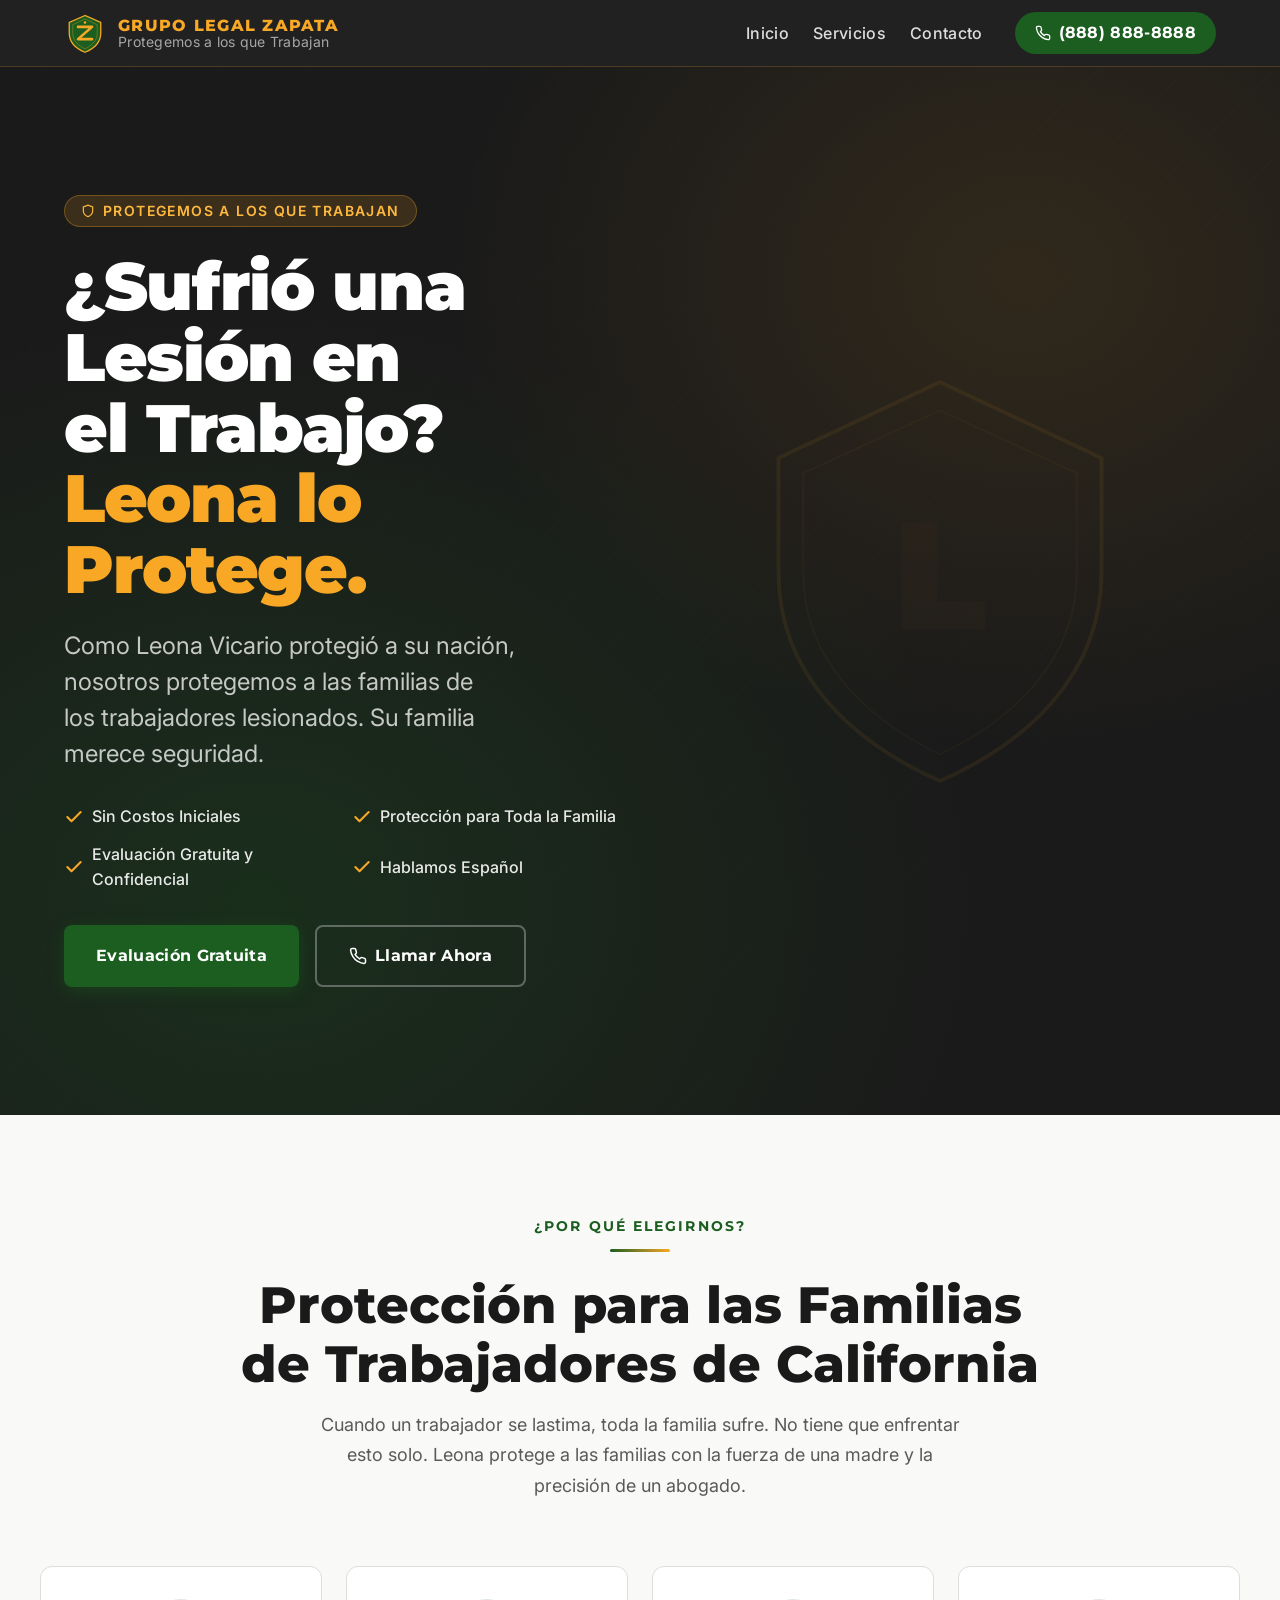
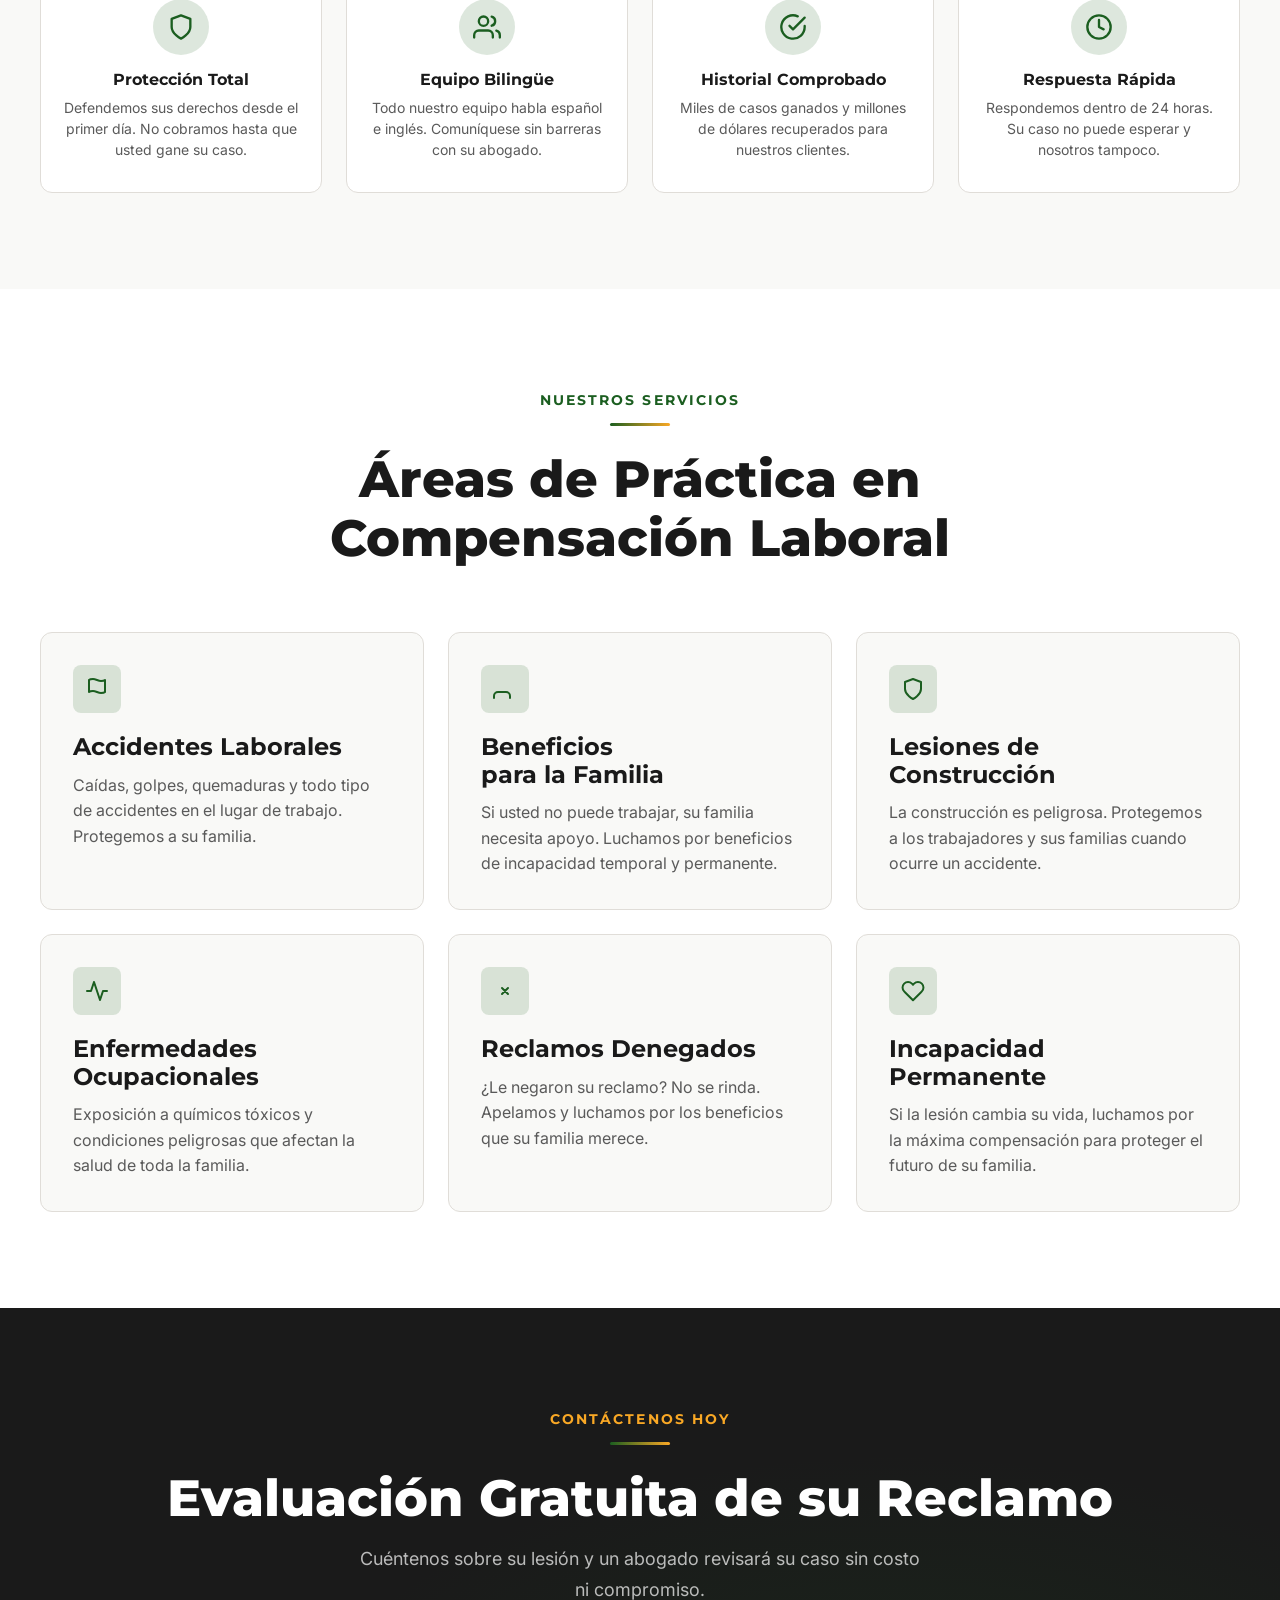
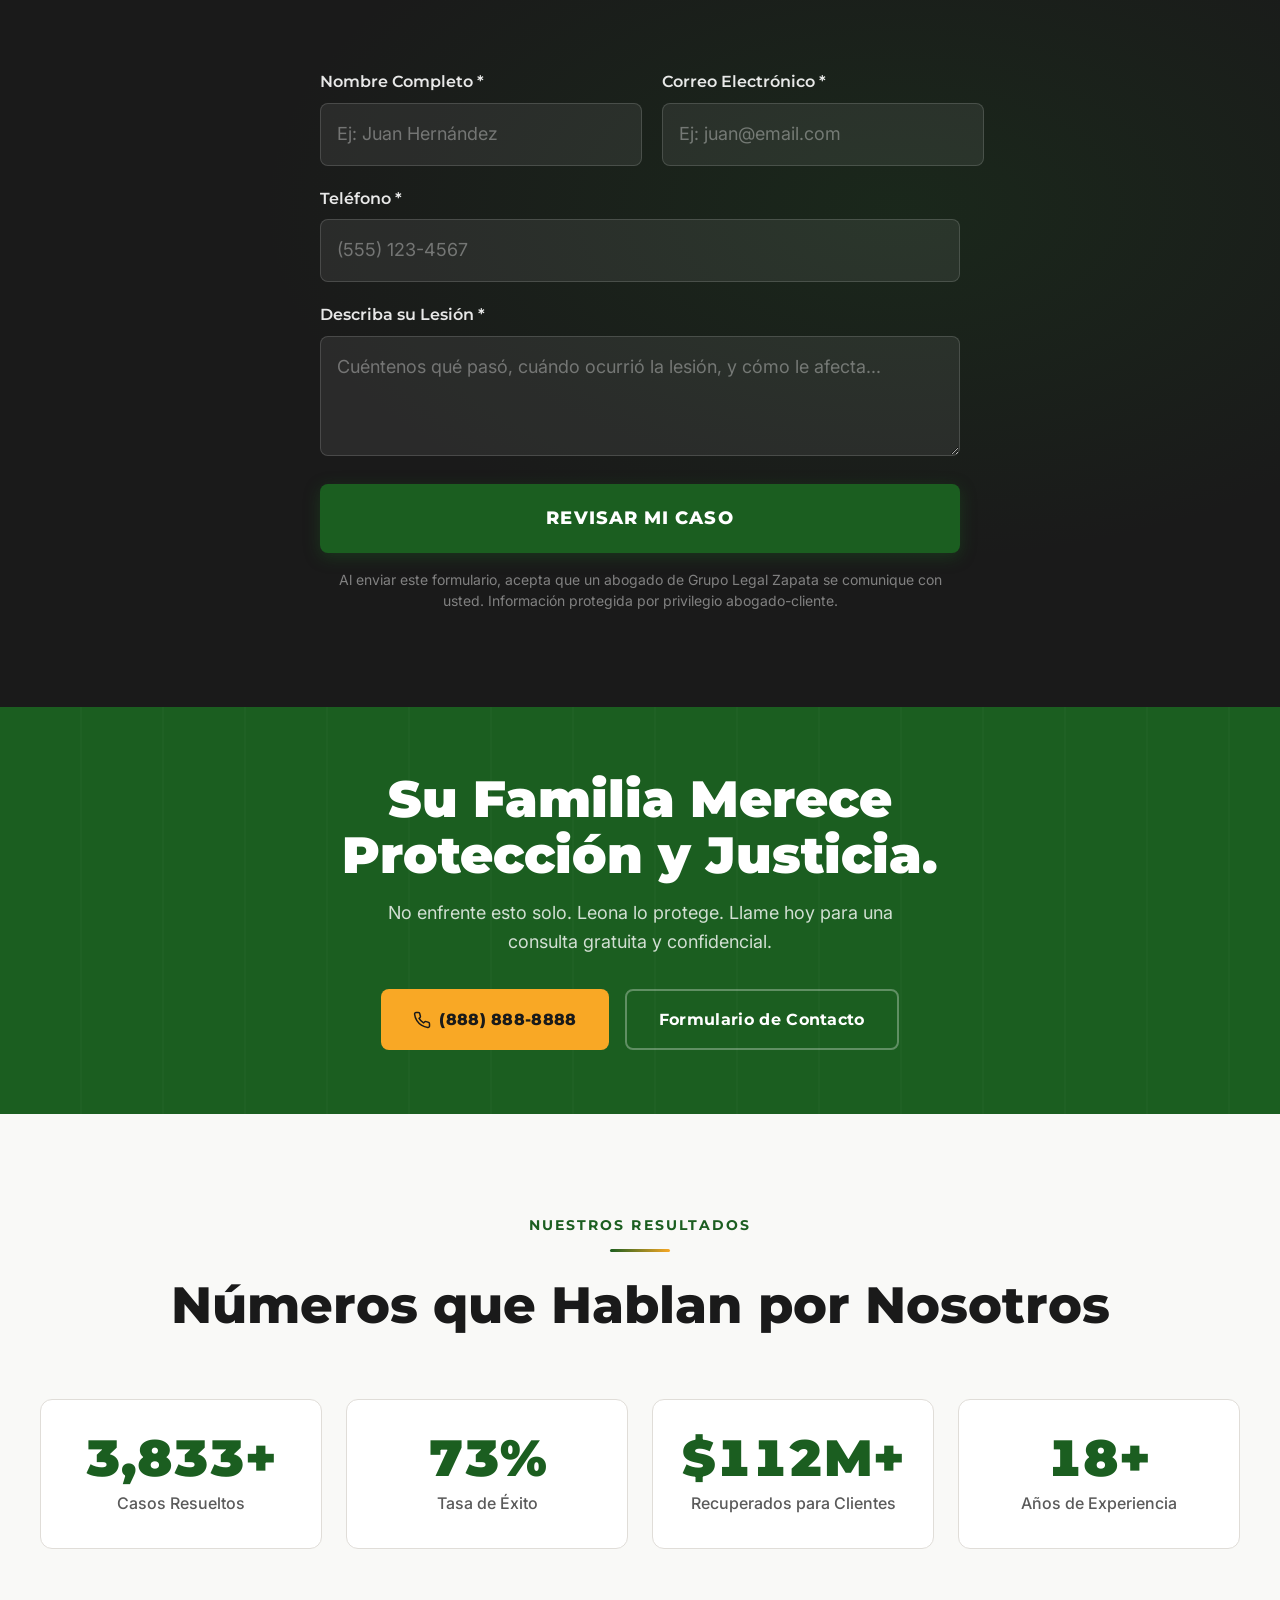
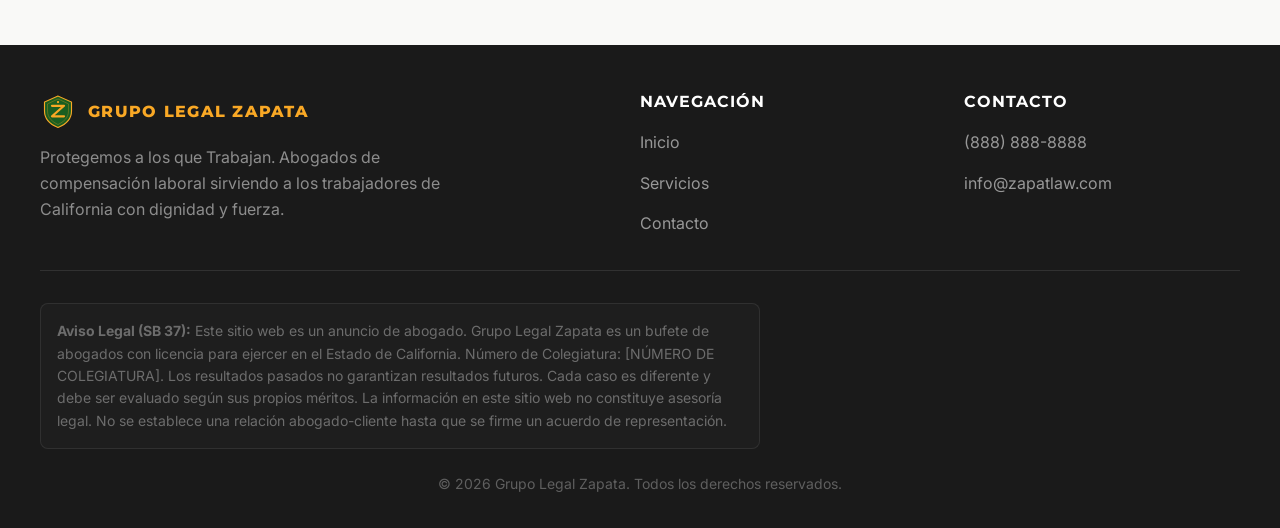
<file: leona/index.html>
<!DOCTYPE html>
<html lang="es">
<head>
  <meta charset="UTF-8">
  <meta name="viewport" content="width=device-width, initial-scale=1.0">
  <title>Leona — Protección Laboral para Familias de Trabajadores | Grupo Legal Zapata</title>
  <meta name="description" content="¿Su familiar se lesionó en el trabajo? Grupo Legal Zapata protege a las familias de trabajadores en California. Evaluación gratuita.">

  <link rel="preconnect" href="https://fonts.googleapis.com">
  <link rel="preconnect" href="https://fonts.gstatic.com" crossorigin>
  <link href="https://fonts.googleapis.com/css2?family=Inter:wght@400;500;600;700&family=Montserrat:wght@600;700;800;900&display=swap" rel="stylesheet">

  <link rel="stylesheet" href="style.css">

  <script type="application/ld+json">
  {
    "@context": "https://schema.org",
    "@type": "LegalService",
    "name": "Grupo Legal Zapata",
    "description": "¿Su familiar se lesionó en el trabajo? Grupo Legal Zapata protege a las familias de trabajadores en California. Evaluación gratuita.",
    "url": "",
    "telephone": "+1-888-888-8888",
    "areaServed": { "@type": "State", "name": "California" },
    "serviceType": "Compensación Laboral / Workers' Compensation",
    "availableLanguage": ["es", "en"],
    "priceRange": "Consulta Gratuita"
  }
  </script>
</head>
<body>

  <!-- HEADER -->
  <header class="header" role="banner">
    <div class="header__inner">
      <a href="/" class="header__logo" aria-label="Grupo Legal Zapata — Inicio">
        <svg viewBox="0 0 48 48" fill="none" xmlns="http://www.w3.org/2000/svg" aria-hidden="true">
          <path d="M24 4L6 12v12c0 11 8 18 18 22 10-4 18-11 18-22V12L24 4z" fill="#1B5E20" stroke="#F9A825" stroke-width="1.5"/>
          <path d="M24 8L10 14.5v9.5c0 9 6.5 14.5 14 18 7.5-3.5 14-9 14-18v-9.5L24 8z" fill="none" stroke="#F9A825" stroke-width="0.75" opacity="0.5"/>
          <path d="M16 17h16l-16 14h16" stroke="#F9A825" stroke-width="3" stroke-linecap="round" stroke-linejoin="round" fill="none"/>
          <circle cx="24" cy="12" r="1.5" fill="#F9A825"/>
        </svg>
        <span class="header__logo-text">
          <span class="header__logo-name">Grupo Legal Zapata</span>
          <span class="header__logo-tagline">Protegemos a los que Trabajan</span>
        </span>
      </a>

      <nav class="header__nav" aria-label="Navegación principal">
        <ul class="header__nav-links" role="list">
          <li><a href="/">Inicio</a></li>
          <li><a href="#servicios">Servicios</a></li>
          <li><a href="#contacto">Contacto</a></li>
        </ul>
        <a href="tel:+18888888888" class="header__phone-pill">
          <svg viewBox="0 0 24 24" fill="none" stroke="currentColor" stroke-width="2" stroke-linecap="round" stroke-linejoin="round" aria-hidden="true"><path d="M22 16.92v3a2 2 0 0 1-2.18 2 19.79 19.79 0 0 1-8.63-3.07 19.5 19.5 0 0 1-6-6 19.79 19.79 0 0 1-3.07-8.67A2 2 0 0 1 4.11 2h3a2 2 0 0 1 2 1.72c.127.96.361 1.903.7 2.81a2 2 0 0 1-.45 2.11L8.09 9.91a16 16 0 0 0 6 6l1.27-1.27a2 2 0 0 1 2.11-.45c.907.339 1.85.573 2.81.7A2 2 0 0 1 22 16.92z"/></svg>
          (888) 888-8888
        </a>
      </nav>

      <button class="header__hamburger" aria-label="Abrir menú" aria-expanded="false">
        <span></span><span></span><span></span>
      </button>
    </div>
  </header>

  <!-- Mobile Nav -->
  <div class="mobile-nav" aria-label="Menú móvil">
    <a href="/">Inicio</a>
    <a href="#servicios">Servicios</a>
    <a href="#contacto">Contacto</a>
    <a href="tel:+18888888888" class="header__phone-pill mobile-nav__phone">
      <svg viewBox="0 0 24 24" fill="none" stroke="currentColor" stroke-width="2" stroke-linecap="round" stroke-linejoin="round" aria-hidden="true" width="16" height="16"><path d="M22 16.92v3a2 2 0 0 1-2.18 2 19.79 19.79 0 0 1-8.63-3.07 19.5 19.5 0 0 1-6-6 19.79 19.79 0 0 1-3.07-8.67A2 2 0 0 1 4.11 2h3a2 2 0 0 1 2 1.72c.127.96.361 1.903.7 2.81a2 2 0 0 1-.45 2.11L8.09 9.91a16 16 0 0 0 6 6l1.27-1.27a2 2 0 0 1 2.11-.45c.907.339 1.85.573 2.81.7A2 2 0 0 1 22 16.92z"/></svg>
      (888) 888-8888
    </a>
  </div>

  <main>
    <!-- HERO -->
    <section id="inicio" class="hero">
      <div class="hero__bg" aria-hidden="true"></div>
      <div class="hero__content">
        <div class="hero__text">
          <div class="hero__badge">
            <svg viewBox="0 0 24 24" fill="none" stroke="currentColor" stroke-width="2" aria-hidden="true"><path d="M12 22s8-4 8-10V5l-8-3-8 3v7c0 6 8 10 8 10z"/></svg>
            Protegemos a los que Trabajan
          </div>
          <h1 class="hero__title">
            ¿Sufrió una Lesión en el Trabajo?<br>
            <span>Leona lo Protege.</span>
          </h1>
          <p class="hero__subtitle">Como Leona Vicario protegió a su nación, nosotros protegemos a las familias de los trabajadores lesionados. Su familia merece seguridad.</p>
          <ul class="hero__bullets" role="list">
            
            <li>
              <svg viewBox="0 0 24 24" fill="none" stroke="currentColor" stroke-width="2.5" stroke-linecap="round" stroke-linejoin="round" aria-hidden="true"><polyline points="20 6 9 17 4 12"/></svg>
              Sin Costos Iniciales
            </li>
            <li>
              <svg viewBox="0 0 24 24" fill="none" stroke="currentColor" stroke-width="2.5" stroke-linecap="round" stroke-linejoin="round" aria-hidden="true"><polyline points="20 6 9 17 4 12"/></svg>
              Protección para Toda la Familia
            </li>
            <li>
              <svg viewBox="0 0 24 24" fill="none" stroke="currentColor" stroke-width="2.5" stroke-linecap="round" stroke-linejoin="round" aria-hidden="true"><polyline points="20 6 9 17 4 12"/></svg>
              Evaluación Gratuita y Confidencial
            </li>
            <li>
              <svg viewBox="0 0 24 24" fill="none" stroke="currentColor" stroke-width="2.5" stroke-linecap="round" stroke-linejoin="round" aria-hidden="true"><polyline points="20 6 9 17 4 12"/></svg>
              Hablamos Español
            </li>
          </ul>
          <div class="hero__ctas">
            <a href="#contacto" class="btn btn--primary">Evaluación Gratuita</a>
            <a href="tel:+18888888888" class="btn btn--outline">
              <svg viewBox="0 0 24 24" fill="none" stroke="currentColor" stroke-width="2" width="18" height="18" aria-hidden="true"><path d="M22 16.92v3a2 2 0 0 1-2.18 2 19.79 19.79 0 0 1-8.63-3.07 19.5 19.5 0 0 1-6-6 19.79 19.79 0 0 1-3.07-8.67A2 2 0 0 1 4.11 2h3a2 2 0 0 1 2 1.72c.127.96.361 1.903.7 2.81a2 2 0 0 1-.45 2.11L8.09 9.91a16 16 0 0 0 6 6l1.27-1.27a2 2 0 0 1 2.11-.45c.907.339 1.85.573 2.81.7A2 2 0 0 1 22 16.92z"/></svg>
              Llamar Ahora
            </a>
          </div>
        </div>
        <div class="hero__graphic" aria-hidden="true">
          <svg class="hero__shield" viewBox="0 0 200 240" fill="none" xmlns="http://www.w3.org/2000/svg">
            <path d="M100 10L15 50v60c0 55 40 90 85 110 45-20 85-55 85-110V50L100 10z" stroke="#F9A825" stroke-width="2" fill="none" opacity="0.6"/>
            <path d="M100 25L28 58v52c0 48 35 78 72 96 37-18 72-48 72-96V58L100 25z" stroke="#F9A825" stroke-width="1" fill="none" opacity="0.3"/>
            <text x="100" y="140" text-anchor="middle" font-family="'Montserrat', sans-serif" font-size="80" font-weight="900" fill="#F9A825" opacity="0.15">L</text>
          </svg>
        </div>
      </div>
    </section>

    <!-- WHY US -->
    <section class="section why-us" id="por-que">
      <div class="section__inner">
        <div class="section__header reveal">
          <span class="section__label">¿Por Qué Elegirnos?</span>
          <div class="gold-line"></div>
          <h2 class="section__title">Protección para las Familias<br>de Trabajadores de California</h2>
          <p class="section__desc">Cuando un trabajador se lastima, toda la familia sufre. No tiene que enfrentar esto solo. Leona protege a las familias con la fuerza de una madre y la precisión de un abogado.</p>
        </div>
        <div class="trust-badges stagger-children">
          <div class="trust-badge">
            <div class="trust-badge__icon">
              <svg viewBox="0 0 24 24" fill="none" stroke="currentColor" stroke-width="2" stroke-linecap="round" stroke-linejoin="round"><path d="M12 22s8-4 8-10V5l-8-3-8 3v7c0 6 8 10 8 10z"/></svg>
            </div>
            <h3 class="trust-badge__title">Protección Total</h3>
            <p class="trust-badge__desc">Defendemos sus derechos desde el primer día. No cobramos hasta que usted gane su caso.</p>
          </div>
          <div class="trust-badge">
            <div class="trust-badge__icon">
              <svg viewBox="0 0 24 24" fill="none" stroke="currentColor" stroke-width="2" stroke-linecap="round" stroke-linejoin="round"><path d="M17 21v-2a4 4 0 0 0-4-4H5a4 4 0 0 0-4 4v2"/><circle cx="9" cy="7" r="4"/><path d="M23 21v-2a4 4 0 0 0-3-3.87"/><path d="M16 3.13a4 4 0 0 1 0 7.75"/></svg>
            </div>
            <h3 class="trust-badge__title">Equipo Bilingüe</h3>
            <p class="trust-badge__desc">Todo nuestro equipo habla español e inglés. Comuníquese sin barreras con su abogado.</p>
          </div>
          <div class="trust-badge">
            <div class="trust-badge__icon">
              <svg viewBox="0 0 24 24" fill="none" stroke="currentColor" stroke-width="2" stroke-linecap="round" stroke-linejoin="round"><path d="M22 11.08V12a10 10 0 1 1-5.93-9.14"/><polyline points="22 4 12 14.01 9 11.01"/></svg>
            </div>
            <h3 class="trust-badge__title">Historial Comprobado</h3>
            <p class="trust-badge__desc">Miles de casos ganados y millones de dólares recuperados para nuestros clientes.</p>
          </div>
          <div class="trust-badge">
            <div class="trust-badge__icon">
              <svg viewBox="0 0 24 24" fill="none" stroke="currentColor" stroke-width="2" stroke-linecap="round" stroke-linejoin="round"><circle cx="12" cy="12" r="10"/><polyline points="12 6 12 12 16 14"/></svg>
            </div>
            <h3 class="trust-badge__title">Respuesta Rápida</h3>
            <p class="trust-badge__desc">Respondemos dentro de 24 horas. Su caso no puede esperar y nosotros tampoco.</p>
          </div>
        </div>
      </div>
    </section>

    <!-- SERVICES -->
    <section class="section" id="servicios">
      <div class="section__inner">
        <div class="section__header reveal">
          <span class="section__label">Nuestros Servicios</span>
          <div class="gold-line"></div>
          <h2 class="section__title">Áreas de Práctica en<br>Compensación Laboral</h2>
        </div>
        <div class="services-grid stagger-children">
          <div class="service-card">
            <div class="service-card__icon">
              <svg viewBox="0 0 24 24" fill="none" stroke="currentColor" stroke-width="2" stroke-linecap="round" stroke-linejoin="round"><path d="M4 15s1-1 4-1 5 2 8 2 4-1 4-1V3s-1 1-4 1-5-2-8-2-4 1-4 1z"/></svg>
            </div>
            <h3 class="service-card__title">Accidentes Laborales</h3>
            <p class="service-card__desc">Caídas, golpes, quemaduras y todo tipo de accidentes en el lugar de trabajo. Protegemos a su familia.</p>
          </div>
          <div class="service-card">
            <div class="service-card__icon">
              <svg viewBox="0 0 24 24" fill="none" stroke="currentColor" stroke-width="2" stroke-linecap="round" stroke-linejoin="round"><path d="M17 21v-2a4 4 0 0 0-4-4H5a4 4 0 0 0-4 4v2"/></svg>
            </div>
            <h3 class="service-card__title">Beneficios para la Familia</h3>
            <p class="service-card__desc">Si usted no puede trabajar, su familia necesita apoyo. Luchamos por beneficios de incapacidad temporal y permanente.</p>
          </div>
          <div class="service-card">
            <div class="service-card__icon">
              <svg viewBox="0 0 24 24" fill="none" stroke="currentColor" stroke-width="2" stroke-linecap="round" stroke-linejoin="round"><path d="M12 22s8-4 8-10V5l-8-3-8 3v7c0 6 8 10 8 10z"/></svg>
            </div>
            <h3 class="service-card__title">Lesiones de Construcción</h3>
            <p class="service-card__desc">La construcción es peligrosa. Protegemos a los trabajadores y sus familias cuando ocurre un accidente.</p>
          </div>
          <div class="service-card">
            <div class="service-card__icon">
              <svg viewBox="0 0 24 24" fill="none" stroke="currentColor" stroke-width="2" stroke-linecap="round" stroke-linejoin="round"><path d="M22 12h-4l-3 9L9 3l-3 9H2"/></svg>
            </div>
            <h3 class="service-card__title">Enfermedades Ocupacionales</h3>
            <p class="service-card__desc">Exposición a químicos tóxicos y condiciones peligrosas que afectan la salud de toda la familia.</p>
          </div>
          <div class="service-card">
            <div class="service-card__icon">
              <svg viewBox="0 0 24 24" fill="none" stroke="currentColor" stroke-width="2" stroke-linecap="round" stroke-linejoin="round"><path d="M15 9l-6 6M9 9l6 6"/></svg>
            </div>
            <h3 class="service-card__title">Reclamos Denegados</h3>
            <p class="service-card__desc">¿Le negaron su reclamo? No se rinda. Apelamos y luchamos por los beneficios que su familia merece.</p>
          </div>
          <div class="service-card">
            <div class="service-card__icon">
              <svg viewBox="0 0 24 24" fill="none" stroke="currentColor" stroke-width="2" stroke-linecap="round" stroke-linejoin="round"><path d="M20.84 4.61a5.5 5.5 0 0 0-7.78 0L12 5.67l-1.06-1.06a5.5 5.5 0 0 0-7.78 7.78l1.06 1.06L12 21.23l7.78-7.78 1.06-1.06a5.5 5.5 0 0 0 0-7.78z"/></svg>
            </div>
            <h3 class="service-card__title">Incapacidad Permanente</h3>
            <p class="service-card__desc">Si la lesión cambia su vida, luchamos por la máxima compensación para proteger el futuro de su familia.</p>
          </div>
        </div>
      </div>
    </section>

    <!-- CONTACT FORM -->
    <section class="section form-section" id="contacto">
      <div class="section__inner">
        <div class="section__header reveal">
          <span class="section__label">Contáctenos Hoy</span>
          <div class="gold-line"></div>
          <h2 class="section__title">Evaluación Gratuita de su Reclamo</h2>
          <p class="section__desc">Cuéntenos sobre su lesión y un abogado revisará su caso sin costo ni compromiso.</p>
        </div>
        <div class="form-wrapper reveal">
          <form id="leadForm" class="lead-form" novalidate>
            <input type="hidden" name="source" value="leona">
            <div class="form-row">
              <div class="form-group">
                <label for="nombre">Nombre Completo *</label>
                <input type="text" id="nombre" name="nombre" placeholder="Ej: Juan Hernández" required autocomplete="name">
                <span class="error-msg">Por favor ingrese su nombre completo.</span>
              </div>
              <div class="form-group">
                <label for="email">Correo Electrónico *</label>
                <input type="email" id="email" name="email" placeholder="Ej: juan@email.com" required autocomplete="email">
                <span class="error-msg">Por favor ingrese un correo electrónico válido.</span>
              </div>
            </div>
            <div class="form-group">
              <label for="phone">Teléfono *</label>
              <input type="tel" id="phone" name="phone" placeholder="(555) 123-4567" required autocomplete="tel">
              <span class="error-msg">Por favor ingrese un número de teléfono de 10 dígitos.</span>
            </div>
            <div class="form-group">
              <label for="lesion">Describa su Lesión *</label>
              <textarea id="lesion" name="lesion" placeholder="Cuéntenos qué pasó, cuándo ocurrió la lesión, y cómo le afecta..." required></textarea>
              <span class="error-msg">Por favor describa su lesión (mínimo 10 caracteres).</span>
            </div>
            <button type="submit" class="btn--submit">Revisar Mi Caso</button>
          </form>
          <p class="form-disclaimer">
            Al enviar este formulario, acepta que un abogado de Grupo Legal Zapata se comunique con usted. Información protegida por privilegio abogado-cliente.
          </p>
          <div class="form-success">
            <svg viewBox="0 0 24 24" fill="none" stroke="currentColor" stroke-width="2" stroke-linecap="round" stroke-linejoin="round"><path d="M22 11.08V12a10 10 0 1 1-5.93-9.14"/><polyline points="22 4 12 14.01 9 11.01"/></svg>
            <h3>¡Gracias por Contactarnos!</h3>
            <p>Un abogado revisará su caso y se comunicará con usted dentro de las próximas 24 horas. Leona lo protege.</p>
          </div>
        </div>
      </div>
    </section>

    <!-- CTA BANNER -->
    <section class="cta-banner">
      <div class="cta-banner__inner reveal">
        <h2 class="cta-banner__title">Su Familia Merece<br>Protección y Justicia.</h2>
        <p class="cta-banner__subtitle">No enfrente esto solo. Leona lo protege. Llame hoy para una consulta gratuita y confidencial.</p>
        <div style="display: flex; justify-content: center; gap: var(--space-4); flex-wrap: wrap;">
          <a href="tel:+18888888888" class="btn btn--gold">
            <svg viewBox="0 0 24 24" fill="none" stroke="currentColor" stroke-width="2" width="18" height="18" aria-hidden="true"><path d="M22 16.92v3a2 2 0 0 1-2.18 2 19.79 19.79 0 0 1-8.63-3.07 19.5 19.5 0 0 1-6-6 19.79 19.79 0 0 1-3.07-8.67A2 2 0 0 1 4.11 2h3a2 2 0 0 1 2 1.72c.127.96.361 1.903.7 2.81a2 2 0 0 1-.45 2.11L8.09 9.91a16 16 0 0 0 6 6l1.27-1.27a2 2 0 0 1 2.11-.45c.907.339 1.85.573 2.81.7A2 2 0 0 1 22 16.92z"/></svg>
            (888) 888-8888
          </a>
          <a href="#contacto" class="btn btn--outline">Formulario de Contacto</a>
        </div>
      </div>
    </section>

    <!-- STATS -->
    <section class="section stats-section">
      <div class="section__inner">
        <div class="section__header reveal">
          <span class="section__label">Nuestros Resultados</span>
          <div class="gold-line"></div>
          <h2 class="section__title">Números que Hablan por Nosotros</h2>
        </div>
        <div class="stats-grid stagger-children">
          <div class="stat-card">
            <div class="stat-card__number" data-target="5000" data-suffix="+">0</div>
            <div class="stat-card__label">Casos Resueltos</div>
          </div>
          <div class="stat-card">
            <div class="stat-card__number" data-target="98" data-suffix="%">0</div>
            <div class="stat-card__label">Tasa de Éxito</div>
          </div>
          <div class="stat-card">
            <div class="stat-card__number" data-target="150" data-prefix="$" data-suffix="M+">0</div>
            <div class="stat-card__label">Recuperados para Clientes</div>
          </div>
          <div class="stat-card">
            <div class="stat-card__number" data-target="25" data-suffix="+">0</div>
            <div class="stat-card__label">Años de Experiencia</div>
          </div>
        </div>
      </div>
    </section>
  </main>

  <!-- FOOTER -->
  <footer class="footer" role="contentinfo">
    <div class="footer__inner">
      <div class="footer__top">
        <div class="footer__brand">
          <a href="/" class="footer__logo" aria-label="Grupo Legal Zapata">
            <svg viewBox="0 0 48 48" fill="none" xmlns="http://www.w3.org/2000/svg" aria-hidden="true">
              <path d="M24 4L6 12v12c0 11 8 18 18 22 10-4 18-11 18-22V12L24 4z" fill="#1B5E20" stroke="#F9A825" stroke-width="1.5"/>
              <path d="M24 8L10 14.5v9.5c0 9 6.5 14.5 14 18 7.5-3.5 14-9 14-18v-9.5L24 8z" fill="none" stroke="#F9A825" stroke-width="0.75" opacity="0.5"/>
              <path d="M16 17h16l-16 14h16" stroke="#F9A825" stroke-width="3" stroke-linecap="round" stroke-linejoin="round" fill="none"/>
              <circle cx="24" cy="12" r="1.5" fill="#F9A825"/>
            </svg>
            <span>Grupo Legal Zapata</span>
          </a>
          <p class="footer__desc">Protegemos a los que Trabajan. Abogados de compensación laboral sirviendo a los trabajadores de California con dignidad y fuerza.</p>
        </div>
        <div class="footer__col">
          <h4>Navegación</h4>
          <ul role="list">
            <li><a href="/">Inicio</a></li>
            <li><a href="#servicios">Servicios</a></li>
            <li><a href="#contacto">Contacto</a></li>
          </ul>
        </div>
        <div class="footer__col">
          <h4>Contacto</h4>
          <ul role="list">
            <li><a href="tel:+18888888888">(888) 888-8888</a></li>
            <li><a href="mailto:info@zapatlaw.com">info@zapatlaw.com</a></li>
          </ul>
        </div>
      </div>

      <div class="footer__disclaimer">
        <strong>Aviso Legal (SB 37):</strong> Este sitio web es un anuncio de abogado. Grupo Legal Zapata es un bufete de abogados con licencia para ejercer en el Estado de California. Número de Colegiatura: [NÚMERO DE COLEGIATURA]. Los resultados pasados no garantizan resultados futuros. Cada caso es diferente y debe ser evaluado según sus propios méritos. La información en este sitio web no constituye asesoría legal. No se establece una relación abogado-cliente hasta que se firme un acuerdo de representación.
      </div>

      <div class="footer__bottom">
        &copy; 2026 Grupo Legal Zapata. Todos los derechos reservados.
      </div>
    </div>
  </footer>

  <script src="app.js"></script>
</body>
</html>
</file>
<file: style.css>
/* ============================================
   GRUPO LEGAL ZAPATA — style.css
   Revolutionary warrior brand. Deep red + gold + charcoal.
   ============================================ */

/* --- Design Tokens --- */
:root {
  /* Type Scale (fluid clamp) */
  --text-xs: clamp(0.75rem, 0.7rem + 0.25vw, 0.875rem);
  --text-sm: clamp(0.875rem, 0.8rem + 0.35vw, 1rem);
  --text-base: clamp(1rem, 0.95rem + 0.25vw, 1.125rem);
  --text-lg: clamp(1.125rem, 1rem + 0.75vw, 1.5rem);
  --text-xl: clamp(1.5rem, 1.2rem + 1.25vw, 2.25rem);
  --text-2xl: clamp(2rem, 1.2rem + 2.5vw, 3.5rem);
  --text-3xl: clamp(2.5rem, 1rem + 4vw, 5rem);

  /* 4px Spacing */
  --space-1: 0.25rem;
  --space-2: 0.5rem;
  --space-3: 0.75rem;
  --space-4: 1rem;
  --space-5: 1.25rem;
  --space-6: 1.5rem;
  --space-8: 2rem;
  --space-10: 2.5rem;
  --space-12: 3rem;
  --space-16: 4rem;
  --space-20: 5rem;
  --space-24: 6rem;
  --space-32: 8rem;

  /* Fonts */
  --font-display: 'Montserrat', 'Arial', sans-serif;
  --font-body: 'Inter', 'Helvetica Neue', sans-serif;

  /* Zapata Brand Palette */
  --color-red: #8B1A1A;
  --color-red-light: #A52525;
  --color-red-dark: #6B1414;
  --color-red-glow: rgba(139, 26, 26, 0.15);
  --color-gold: #D4A017;
  --color-gold-light: #E8B82E;
  --color-gold-dark: #B08614;
  --color-charcoal: #1a1a1a;
  --color-charcoal-light: #2a2a2a;

  /* Semantic Colors */
  --color-bg: #ffffff;
  --color-surface: #f9f9f7;
  --color-surface-2: #f3f2ef;
  --color-surface-offset: #edecea;
  --color-text: #1a1a1a;
  --color-text-muted: #5a5a5a;
  --color-text-faint: #999999;
  --color-text-inverse: #ffffff;
  --color-border: #e0ddd8;
  --color-divider: #e8e6e2;

  /* Radius */
  --radius-sm: 0.375rem;
  --radius-md: 0.5rem;
  --radius-lg: 0.75rem;
  --radius-xl: 1rem;
  --radius-full: 9999px;

  /* Transitions */
  --transition-interactive: 180ms cubic-bezier(0.16, 1, 0.3, 1);

  /* Shadows */
  --shadow-sm: 0 1px 3px rgba(0,0,0,0.06);
  --shadow-md: 0 4px 12px rgba(0,0,0,0.08);
  --shadow-lg: 0 12px 32px rgba(0,0,0,0.12);
  --shadow-xl: 0 20px 48px rgba(0,0,0,0.16);

  /* Content widths */
  --content-narrow: 640px;
  --content-default: 960px;
  --content-wide: 1200px;
}

/* --- Base Reset --- */
*, *::before, *::after { box-sizing: border-box; margin: 0; padding: 0; }

html {
  -webkit-font-smoothing: antialiased;
  -moz-osx-font-smoothing: grayscale;
  text-rendering: optimizeLegibility;
  scroll-behavior: smooth;
  scroll-padding-top: 80px;
}

body {
  min-height: 100dvh;
  line-height: 1.6;
  font-family: var(--font-body);
  font-size: var(--text-base);
  color: var(--color-text);
  background-color: var(--color-bg);
}

img, picture, video, canvas, svg { display: block; max-width: 100%; height: auto; }
ul[role="list"], ol[role="list"] { list-style: none; }
input, button, textarea, select { font: inherit; color: inherit; }
h1, h2, h3, h4, h5, h6 { text-wrap: balance; line-height: 1.15; font-family: var(--font-display); }
p, li, figcaption { text-wrap: pretty; max-width: 72ch; }

::selection {
  background: rgba(139, 26, 26, 0.25);
  color: var(--color-text);
}

:focus-visible {
  outline: 2px solid var(--color-red);
  outline-offset: 3px;
  border-radius: var(--radius-sm);
}

@media (prefers-reduced-motion: reduce) {
  *, *::before, *::after {
    animation-duration: 0.01ms !important;
    animation-iteration-count: 1 !important;
    transition-duration: 0.01ms !important;
    scroll-behavior: auto !important;
  }
}

button { cursor: pointer; background: none; border: none; }

a, button, [role="button"], [role="link"], input, textarea, select {
  transition: color var(--transition-interactive),
    background var(--transition-interactive),
    border-color var(--transition-interactive),
    box-shadow var(--transition-interactive),
    transform var(--transition-interactive);
}

.sr-only {
  position: absolute; width: 1px; height: 1px; padding: 0; margin: -1px;
  overflow: hidden; clip: rect(0,0,0,0); white-space: nowrap; border-width: 0;
}

/* ============================================
   HEADER
   ============================================ */
.header {
  position: sticky;
  top: 0;
  z-index: 100;
  background: rgba(26, 26, 26, 0.97);
  backdrop-filter: blur(12px);
  -webkit-backdrop-filter: blur(12px);
  border-bottom: 1px solid rgba(212, 160, 23, 0.2);
}

.header__inner {
  max-width: var(--content-wide);
  margin: 0 auto;
  padding: var(--space-3) var(--space-6);
  display: flex;
  align-items: center;
  justify-content: space-between;
  gap: var(--space-4);
}

.header__logo {
  display: flex;
  align-items: center;
  gap: var(--space-3);
  text-decoration: none;
  color: var(--color-text-inverse);
  flex-shrink: 0;
}

.header__logo svg {
  width: 42px;
  height: 42px;
}

.header__logo-text {
  display: flex;
  flex-direction: column;
  line-height: 1.1;
}

.header__logo-name {
  font-family: var(--font-display);
  font-weight: 800;
  font-size: var(--text-sm);
  letter-spacing: 0.08em;
  text-transform: uppercase;
  color: var(--color-gold);
}

.header__logo-tagline {
  font-size: var(--text-xs);
  color: rgba(255,255,255,0.6);
  letter-spacing: 0.02em;
}

/* Desktop Nav */
.header__nav {
  display: flex;
  align-items: center;
  gap: var(--space-8);
}

.header__nav-links {
  display: flex;
  list-style: none;
  gap: var(--space-6);
}

.header__nav-links a {
  color: rgba(255,255,255,0.85);
  text-decoration: none;
  font-size: var(--text-sm);
  font-weight: 500;
  letter-spacing: 0.02em;
  position: relative;
  padding-bottom: 2px;
}

.header__nav-links a::after {
  content: '';
  position: absolute;
  bottom: -2px;
  left: 0;
  width: 0;
  height: 2px;
  background: var(--color-gold);
  transition: width 0.3s ease;
}

.header__nav-links a:hover {
  color: #ffffff;
}

.header__nav-links a:hover::after {
  width: 100%;
}

.header__phone-pill {
  display: inline-flex;
  align-items: center;
  gap: var(--space-2);
  background: var(--color-red);
  color: #ffffff;
  padding: var(--space-2) var(--space-5);
  border-radius: var(--radius-full);
  text-decoration: none;
  font-family: var(--font-display);
  font-weight: 700;
  font-size: var(--text-sm);
  letter-spacing: 0.02em;
  white-space: nowrap;
}

.header__phone-pill:hover {
  background: var(--color-red-light);
  transform: translateY(-1px);
  box-shadow: 0 4px 16px rgba(139, 26, 26, 0.4);
}

.header__phone-pill svg {
  width: 16px;
  height: 16px;
  display: inline;
}

/* Hamburger */
.header__hamburger {
  display: none;
  flex-direction: column;
  gap: 5px;
  padding: var(--space-2);
  z-index: 110;
}

.header__hamburger span {
  display: block;
  width: 24px;
  height: 2px;
  background: #ffffff;
  transition: transform 0.3s ease, opacity 0.3s ease;
}

.header__hamburger.active span:nth-child(1) {
  transform: rotate(45deg) translate(5px, 5px);
}

.header__hamburger.active span:nth-child(2) {
  opacity: 0;
}

.header__hamburger.active span:nth-child(3) {
  transform: rotate(-45deg) translate(5px, -5px);
}

/* Mobile Nav Overlay */
.mobile-nav {
  display: none;
  position: fixed;
  top: 0;
  left: 0;
  width: 100%;
  height: 100dvh;
  background: rgba(26, 26, 26, 0.98);
  z-index: 99;
  flex-direction: column;
  align-items: center;
  justify-content: center;
  gap: var(--space-8);
  opacity: 0;
  transition: opacity 0.3s ease;
}

.mobile-nav.open {
  display: flex;
  opacity: 1;
}

.mobile-nav a {
  color: #ffffff;
  text-decoration: none;
  font-family: var(--font-display);
  font-size: var(--text-xl);
  font-weight: 700;
  letter-spacing: 0.04em;
}

.mobile-nav a:hover {
  color: var(--color-gold);
}

.mobile-nav__phone {
  margin-top: var(--space-4);
}

@media (max-width: 768px) {
  .header__nav { display: none; }
  .header__hamburger { display: flex; }
}

/* ============================================
   HERO
   ============================================ */
.hero {
  position: relative;
  background: var(--color-charcoal);
  overflow: hidden;
  min-height: 90vh;
  display: flex;
  align-items: center;
}

.hero__bg {
  position: absolute;
  inset: 0;
  z-index: 0;
}

/* Diagonal stripe pattern */
.hero__bg::before {
  content: '';
  position: absolute;
  inset: 0;
  background: 
    repeating-linear-gradient(
      -45deg,
      transparent,
      transparent 60px,
      rgba(139, 26, 26, 0.03) 60px,
      rgba(139, 26, 26, 0.03) 62px
    );
  z-index: 1;
}

/* Gradient overlay */
.hero__bg::after {
  content: '';
  position: absolute;
  inset: 0;
  background: 
    radial-gradient(ellipse at 20% 80%, rgba(139, 26, 26, 0.3) 0%, transparent 50%),
    radial-gradient(ellipse at 80% 20%, rgba(212, 160, 23, 0.1) 0%, transparent 40%),
    linear-gradient(180deg, rgba(26,26,26,0.2) 0%, rgba(26,26,26,0.8) 100%);
  z-index: 2;
}

.hero__content {
  position: relative;
  z-index: 3;
  max-width: var(--content-wide);
  margin: 0 auto;
  padding: clamp(var(--space-16), 10vw, var(--space-32)) var(--space-6);
  display: grid;
  grid-template-columns: 1fr 1fr;
  gap: var(--space-12);
  align-items: center;
}

.hero__text {
  color: var(--color-text-inverse);
}

.hero__badge {
  display: inline-flex;
  align-items: center;
  gap: var(--space-2);
  background: rgba(212, 160, 23, 0.15);
  border: 1px solid rgba(212, 160, 23, 0.3);
  color: var(--color-gold-light);
  padding: var(--space-1) var(--space-4);
  border-radius: var(--radius-full);
  font-size: var(--text-xs);
  font-weight: 600;
  text-transform: uppercase;
  letter-spacing: 0.1em;
  margin-bottom: var(--space-6);
}

.hero__badge svg {
  width: 14px;
  height: 14px;
  display: inline;
}

.hero__title {
  font-size: var(--text-3xl);
  font-weight: 900;
  line-height: 1.05;
  margin-bottom: var(--space-6);
  letter-spacing: -0.02em;
}

.hero__title span {
  color: var(--color-gold);
  display: inline;
}

.hero__subtitle {
  font-size: var(--text-lg);
  color: rgba(255,255,255,0.75);
  margin-bottom: var(--space-8);
  line-height: 1.5;
  max-width: 52ch;
}

.hero__bullets {
  list-style: none;
  display: grid;
  grid-template-columns: 1fr 1fr;
  gap: var(--space-3) var(--space-6);
  margin-bottom: var(--space-8);
}

.hero__bullets li {
  display: flex;
  align-items: center;
  gap: var(--space-2);
  color: rgba(255,255,255,0.9);
  font-weight: 500;
  font-size: var(--text-sm);
}

.hero__bullets li svg {
  width: 20px;
  height: 20px;
  color: var(--color-gold);
  flex-shrink: 0;
  display: inline;
}

.hero__ctas {
  display: flex;
  flex-wrap: wrap;
  gap: var(--space-4);
}

.btn {
  display: inline-flex;
  align-items: center;
  justify-content: center;
  gap: var(--space-2);
  padding: var(--space-4) var(--space-8);
  border-radius: var(--radius-md);
  font-family: var(--font-display);
  font-weight: 700;
  font-size: var(--text-sm);
  text-decoration: none;
  letter-spacing: 0.02em;
  border: none;
  cursor: pointer;
  white-space: nowrap;
  min-height: 48px;
}

.btn--primary {
  background: var(--color-red);
  color: #ffffff;
  box-shadow: 0 4px 16px rgba(139, 26, 26, 0.4);
}

.btn--primary:hover {
  background: var(--color-red-light);
  transform: translateY(-2px);
  box-shadow: 0 8px 24px rgba(139, 26, 26, 0.5);
}

.btn--outline {
  background: transparent;
  color: #ffffff;
  border: 2px solid rgba(255,255,255,0.3);
}

.btn--outline:hover {
  border-color: var(--color-gold);
  color: var(--color-gold);
  background: rgba(212, 160, 23, 0.08);
}

/* Shield graphic on the right */
.hero__graphic {
  display: flex;
  align-items: center;
  justify-content: center;
}

.hero__shield {
  width: 100%;
  max-width: 380px;
  opacity: 0.12;
  filter: drop-shadow(0 0 60px rgba(212, 160, 23, 0.3));
}

@media (max-width: 768px) {
  .hero { min-height: auto; }
  .hero__content {
    grid-template-columns: 1fr;
    padding: var(--space-16) var(--space-5) var(--space-12);
  }
  .hero__graphic { display: none; }
  .hero__bullets { grid-template-columns: 1fr; }
  .hero__title { font-size: var(--text-2xl); }
}

/* ============================================
   SECTIONS — shared
   ============================================ */
.section {
  padding: clamp(var(--space-12), 8vw, var(--space-24)) var(--space-6);
}

.section__inner {
  max-width: var(--content-wide);
  margin: 0 auto;
}

.section__header {
  text-align: center;
  margin-bottom: clamp(var(--space-8), 5vw, var(--space-16));
}

.section__label {
  display: inline-block;
  font-family: var(--font-display);
  font-size: var(--text-xs);
  font-weight: 700;
  text-transform: uppercase;
  letter-spacing: 0.15em;
  color: var(--color-red);
  margin-bottom: var(--space-3);
}

.section__title {
  font-size: var(--text-2xl);
  font-weight: 800;
  color: var(--color-text);
  margin-bottom: var(--space-4);
}

.section__desc {
  font-size: var(--text-base);
  color: var(--color-text-muted);
  max-width: 60ch;
  margin: 0 auto;
  line-height: 1.7;
}

/* ============================================
   WHY US — Trust Section
   ============================================ */
.why-us {
  background: var(--color-surface);
}

.trust-badges {
  display: grid;
  grid-template-columns: repeat(auto-fit, minmax(220px, 1fr));
  gap: var(--space-6);
  margin-top: var(--space-8);
}

.trust-badge {
  display: flex;
  flex-direction: column;
  align-items: center;
  text-align: center;
  padding: var(--space-8) var(--space-5);
  background: var(--color-bg);
  border-radius: var(--radius-lg);
  border: 1px solid var(--color-border);
  transition: transform 0.3s ease, box-shadow 0.3s ease;
}

.trust-badge:hover {
  transform: translateY(-4px);
  box-shadow: var(--shadow-lg);
}

.trust-badge__icon {
  width: 56px;
  height: 56px;
  border-radius: 50%;
  background: var(--color-red-glow);
  display: flex;
  align-items: center;
  justify-content: center;
  margin-bottom: var(--space-4);
}

.trust-badge__icon svg {
  width: 28px;
  height: 28px;
  color: var(--color-red);
}

.trust-badge__title {
  font-family: var(--font-display);
  font-size: var(--text-sm);
  font-weight: 700;
  margin-bottom: var(--space-2);
  color: var(--color-text);
}

.trust-badge__desc {
  font-size: var(--text-xs);
  color: var(--color-text-muted);
  line-height: 1.5;
}

/* ============================================
   SERVICES GRID
   ============================================ */
.services-grid {
  display: grid;
  grid-template-columns: repeat(auto-fill, minmax(300px, 1fr));
  gap: var(--space-6);
}

.service-card {
  padding: var(--space-8);
  background: var(--color-surface);
  border-radius: var(--radius-lg);
  border: 1px solid var(--color-border);
  position: relative;
  overflow: hidden;
  transition: transform 0.3s ease, box-shadow 0.3s ease, border-color 0.3s ease;
}

.service-card::before {
  content: '';
  position: absolute;
  top: 0;
  left: 0;
  width: 100%;
  height: 3px;
  background: linear-gradient(90deg, var(--color-red), var(--color-gold));
  transform: scaleX(0);
  transform-origin: left;
  transition: transform 0.4s ease;
}

.service-card:hover {
  transform: translateY(-4px);
  box-shadow: var(--shadow-lg);
  border-color: rgba(139, 26, 26, 0.2);
}

.service-card:hover::before {
  transform: scaleX(1);
}

.service-card__icon {
  width: 48px;
  height: 48px;
  border-radius: var(--radius-md);
  background: var(--color-red-glow);
  display: flex;
  align-items: center;
  justify-content: center;
  margin-bottom: var(--space-5);
}

.service-card__icon svg {
  width: 24px;
  height: 24px;
  color: var(--color-red);
}

.service-card__title {
  font-family: var(--font-display);
  font-size: var(--text-lg);
  font-weight: 700;
  margin-bottom: var(--space-3);
  color: var(--color-text);
}

.service-card__desc {
  font-size: var(--text-sm);
  color: var(--color-text-muted);
  line-height: 1.6;
}

/* ============================================
   LEAD FORM
   ============================================ */
.form-section {
  background: var(--color-charcoal);
  color: var(--color-text-inverse);
  position: relative;
  overflow: hidden;
}

.form-section::before {
  content: '';
  position: absolute;
  inset: 0;
  background: 
    radial-gradient(ellipse at 70% 50%, rgba(139, 26, 26, 0.2) 0%, transparent 50%);
}

.form-section .section__inner {
  position: relative;
  z-index: 1;
}

.form-section .section__label { color: var(--color-gold); }
.form-section .section__title { color: #ffffff; }
.form-section .section__desc { color: rgba(255,255,255,0.7); }

.form-wrapper {
  max-width: 640px;
  margin: 0 auto;
}

.lead-form {
  display: flex;
  flex-direction: column;
  gap: var(--space-5);
}

.form-group {
  display: flex;
  flex-direction: column;
  gap: var(--space-2);
}

.form-group label {
  font-family: var(--font-display);
  font-size: var(--text-sm);
  font-weight: 600;
  color: rgba(255,255,255,0.9);
}

.form-group input,
.form-group textarea {
  padding: var(--space-4);
  background: rgba(255,255,255,0.07);
  border: 1px solid rgba(255,255,255,0.15);
  border-radius: var(--radius-md);
  color: #ffffff;
  font-size: var(--text-base);
}

.form-group input::placeholder,
.form-group textarea::placeholder {
  color: rgba(255,255,255,0.35);
}

.form-group input:focus,
.form-group textarea:focus {
  outline: none;
  border-color: var(--color-gold);
  box-shadow: 0 0 0 3px rgba(212, 160, 23, 0.15);
  background: rgba(255,255,255,0.1);
}

.form-group textarea {
  resize: vertical;
  min-height: 120px;
}

.form-group .error-msg {
  font-size: var(--text-xs);
  color: #ff6b6b;
  display: none;
  margin-top: var(--space-1);
}

.form-group.has-error input,
.form-group.has-error textarea {
  border-color: #ff6b6b;
}

.form-group.has-error .error-msg {
  display: block;
}

.form-row {
  display: grid;
  grid-template-columns: 1fr 1fr;
  gap: var(--space-5);
}

@media (max-width: 480px) {
  .form-row { grid-template-columns: 1fr; }
}

.btn--submit {
  background: var(--color-red);
  color: #ffffff;
  padding: var(--space-5) var(--space-8);
  border-radius: var(--radius-md);
  font-family: var(--font-display);
  font-weight: 800;
  font-size: var(--text-base);
  text-transform: uppercase;
  letter-spacing: 0.06em;
  border: none;
  cursor: pointer;
  width: 100%;
  min-height: 56px;
  margin-top: var(--space-2);
  box-shadow: 0 4px 16px rgba(139, 26, 26, 0.4);
}

.btn--submit:hover {
  background: var(--color-red-light);
  transform: translateY(-2px);
  box-shadow: 0 8px 24px rgba(139, 26, 26, 0.5);
}

.form-disclaimer {
  font-size: var(--text-xs);
  color: rgba(255,255,255,0.45);
  text-align: center;
  margin-top: var(--space-4);
  line-height: 1.5;
}

/* Success state */
.form-success {
  display: none;
  text-align: center;
  padding: var(--space-12) var(--space-4);
}

.form-success.show {
  display: block;
}

.form-success svg {
  width: 64px;
  height: 64px;
  color: var(--color-gold);
  margin: 0 auto var(--space-4);
}

.form-success h3 {
  font-size: var(--text-xl);
  margin-bottom: var(--space-3);
  color: #ffffff;
}

.form-success p {
  color: rgba(255,255,255,0.7);
  max-width: 45ch;
  margin: 0 auto;
}

/* ============================================
   CTA BANNER
   ============================================ */
.cta-banner {
  background: var(--color-red);
  color: #ffffff;
  padding: clamp(var(--space-10), 6vw, var(--space-16)) var(--space-6);
  text-align: center;
  position: relative;
  overflow: hidden;
}

.cta-banner::before {
  content: '';
  position: absolute;
  inset: 0;
  background: 
    repeating-linear-gradient(
      90deg,
      transparent,
      transparent 80px,
      rgba(255,255,255,0.02) 80px,
      rgba(255,255,255,0.02) 82px
    );
}

.cta-banner__inner {
  max-width: var(--content-default);
  margin: 0 auto;
  position: relative;
  z-index: 1;
}

.cta-banner__title {
  font-size: var(--text-2xl);
  font-weight: 900;
  margin-bottom: var(--space-4);
  line-height: 1.1;
}

.cta-banner__subtitle {
  font-size: var(--text-base);
  color: rgba(255,255,255,0.8);
  margin-bottom: var(--space-8);
  max-width: 50ch;
  margin-left: auto;
  margin-right: auto;
}

.btn--gold {
  background: var(--color-gold);
  color: var(--color-charcoal);
  font-weight: 800;
}

.btn--gold:hover {
  background: var(--color-gold-light);
  transform: translateY(-2px);
  box-shadow: 0 8px 24px rgba(212, 160, 23, 0.4);
}

/* ============================================
   STATS
   ============================================ */
.stats-section {
  background: var(--color-surface);
}

.stats-grid {
  display: grid;
  grid-template-columns: repeat(4, 1fr);
  gap: var(--space-6);
}

.stat-card {
  text-align: center;
  padding: var(--space-8) var(--space-4);
  background: var(--color-bg);
  border-radius: var(--radius-lg);
  border: 1px solid var(--color-border);
}

.stat-card__number {
  font-family: var(--font-display);
  font-size: var(--text-2xl);
  font-weight: 900;
  color: var(--color-red);
  line-height: 1;
  margin-bottom: var(--space-2);
}

.stat-card__label {
  font-size: var(--text-sm);
  color: var(--color-text-muted);
  font-weight: 500;
}

@media (max-width: 768px) {
  .stats-grid { grid-template-columns: repeat(2, 1fr); }
}

@media (max-width: 480px) {
  .stats-grid { grid-template-columns: 1fr; }
}

/* ============================================
   FOOTER
   ============================================ */
.footer {
  background: var(--color-charcoal);
  color: rgba(255,255,255,0.7);
  padding: var(--space-12) var(--space-6) var(--space-8);
}

.footer__inner {
  max-width: var(--content-wide);
  margin: 0 auto;
}

.footer__top {
  display: grid;
  grid-template-columns: 2fr 1fr 1fr;
  gap: var(--space-12);
  padding-bottom: var(--space-8);
  border-bottom: 1px solid rgba(255,255,255,0.1);
  margin-bottom: var(--space-8);
}

.footer__brand {
  display: flex;
  flex-direction: column;
  gap: var(--space-4);
}

.footer__logo {
  display: flex;
  align-items: center;
  gap: var(--space-3);
  text-decoration: none;
  color: #ffffff;
}

.footer__logo svg {
  width: 36px;
  height: 36px;
}

.footer__logo span {
  font-family: var(--font-display);
  font-weight: 800;
  font-size: var(--text-sm);
  color: var(--color-gold);
  text-transform: uppercase;
  letter-spacing: 0.08em;
}

.footer__desc {
  font-size: var(--text-sm);
  line-height: 1.6;
  max-width: 40ch;
  color: rgba(255,255,255,0.5);
}

.footer__col h4 {
  font-family: var(--font-display);
  font-size: var(--text-sm);
  font-weight: 700;
  color: #ffffff;
  margin-bottom: var(--space-4);
  text-transform: uppercase;
  letter-spacing: 0.06em;
}

.footer__col ul {
  list-style: none;
  display: flex;
  flex-direction: column;
  gap: var(--space-3);
}

.footer__col ul a {
  color: rgba(255,255,255,0.55);
  text-decoration: none;
  font-size: var(--text-sm);
}

.footer__col ul a:hover {
  color: var(--color-gold);
}

.footer__disclaimer {
  font-size: var(--text-xs);
  color: rgba(255,255,255,0.35);
  line-height: 1.6;
  margin-bottom: var(--space-6);
  max-width: 80ch;
  border: 1px solid rgba(255,255,255,0.08);
  padding: var(--space-4);
  border-radius: var(--radius-md);
  background: rgba(255,255,255,0.02);
}

.footer__bottom {
  text-align: center;
  font-size: var(--text-xs);
  color: rgba(255,255,255,0.3);
}

@media (max-width: 768px) {
  .footer__top {
    grid-template-columns: 1fr;
    gap: var(--space-8);
  }
}

/* ============================================
   SCROLL ANIMATIONS
   ============================================ */
.reveal {
  opacity: 0;
  transform: translateY(24px);
  transition: opacity 0.6s ease, transform 0.6s ease;
}

.reveal.visible {
  opacity: 1;
  transform: translateY(0);
}

/* Staggered children */
.stagger-children > * {
  opacity: 0;
  transform: translateY(16px);
  transition: opacity 0.5s ease, transform 0.5s ease;
}

.stagger-children.visible > *:nth-child(1) { transition-delay: 0ms; }
.stagger-children.visible > *:nth-child(2) { transition-delay: 80ms; }
.stagger-children.visible > *:nth-child(3) { transition-delay: 160ms; }
.stagger-children.visible > *:nth-child(4) { transition-delay: 240ms; }
.stagger-children.visible > *:nth-child(5) { transition-delay: 320ms; }
.stagger-children.visible > *:nth-child(6) { transition-delay: 400ms; }

.stagger-children.visible > * {
  opacity: 1;
  transform: translateY(0);
}

/* Number counter animation */
.stat-card__number {
  font-variant-numeric: tabular-nums;
}

/* Gold accent line */
.gold-line {
  width: 60px;
  height: 3px;
  background: linear-gradient(90deg, var(--color-red), var(--color-gold));
  border-radius: var(--radius-full);
  margin: 0 auto var(--space-6);
}
</file>
<file: augustina/style.css>
/* ============================================
   GRUPO LEGAL ZAPATA — Brand Variant
   Same layout as main site, brand-specific colors.
   ============================================ */

/* --- Design Tokens --- */
:root {
  --text-xs: clamp(0.75rem, 0.7rem + 0.25vw, 0.875rem);
  --text-sm: clamp(0.875rem, 0.8rem + 0.35vw, 1rem);
  --text-base: clamp(1rem, 0.95rem + 0.25vw, 1.125rem);
  --text-lg: clamp(1.125rem, 1rem + 0.75vw, 1.5rem);
  --text-xl: clamp(1.5rem, 1.2rem + 1.25vw, 2.25rem);
  --text-2xl: clamp(2rem, 1.2rem + 2.5vw, 3.5rem);
  --text-3xl: clamp(2.5rem, 1rem + 4vw, 5rem);

  --space-1: 0.25rem; --space-2: 0.5rem; --space-3: 0.75rem; --space-4: 1rem;
  --space-5: 1.25rem; --space-6: 1.5rem; --space-8: 2rem; --space-10: 2.5rem;
  --space-12: 3rem; --space-16: 4rem; --space-20: 5rem; --space-24: 6rem; --space-32: 8rem;

  --font-display: 'Montserrat', 'Arial', sans-serif;
  --font-body: 'Inter', 'Helvetica Neue', sans-serif;

  /* Brand Palette */
  --color-red: #37474F;
  --color-red-light: #455A64;
  --color-red-dark: #263238;
  --color-red-glow: rgba(55, 71, 79, 0.15);
  --color-gold: #E65100;
  --color-gold-light: #FF6D00;
  --color-gold-dark: #BF4400;
  --color-charcoal: #1a1a1a;
  --color-charcoal-light: #2a2a2a;

  --color-bg: #ffffff;
  --color-surface: #f9f9f7;
  --color-surface-2: #f3f2ef;
  --color-surface-offset: #edecea;
  --color-text: #1a1a1a;
  --color-text-muted: #5a5a5a;
  --color-text-faint: #999999;
  --color-text-inverse: #ffffff;
  --color-border: #e0ddd8;
  --color-divider: #e8e6e2;

  --radius-sm: 0.375rem; --radius-md: 0.5rem; --radius-lg: 0.75rem;
  --radius-xl: 1rem; --radius-full: 9999px;
  --transition-interactive: 180ms cubic-bezier(0.16, 1, 0.3, 1);
  --shadow-sm: 0 1px 3px rgba(0,0,0,0.06);
  --shadow-md: 0 4px 12px rgba(0,0,0,0.08);
  --shadow-lg: 0 12px 32px rgba(0,0,0,0.12);
  --shadow-xl: 0 20px 48px rgba(0,0,0,0.16);
  --content-narrow: 640px; --content-default: 960px; --content-wide: 1200px;
}

/* --- Base Reset --- */
*, *::before, *::after { box-sizing: border-box; margin: 0; padding: 0; }
html { -webkit-font-smoothing: antialiased; -moz-osx-font-smoothing: grayscale; text-rendering: optimizeLegibility; scroll-behavior: smooth; scroll-padding-top: 80px; }
body { min-height: 100dvh; line-height: 1.6; font-family: var(--font-body); font-size: var(--text-base); color: var(--color-text); background-color: var(--color-bg); }
img, picture, video, canvas, svg { display: block; max-width: 100%; height: auto; }
ul[role="list"], ol[role="list"] { list-style: none; }
input, button, textarea, select { font: inherit; color: inherit; }
h1, h2, h3, h4, h5, h6 { text-wrap: balance; line-height: 1.15; font-family: var(--font-display); }
p, li, figcaption { text-wrap: pretty; max-width: 72ch; }
::selection { background: rgba(55, 71, 79, 0.25); color: var(--color-text); }
:focus-visible { outline: 2px solid var(--color-red); outline-offset: 3px; border-radius: var(--radius-sm); }
@media (prefers-reduced-motion: reduce) { *, *::before, *::after { animation-duration: 0.01ms !important; animation-iteration-count: 1 !important; transition-duration: 0.01ms !important; scroll-behavior: auto !important; } }
button { cursor: pointer; background: none; border: none; }
a, button, [role="button"], [role="link"], input, textarea, select { transition: color var(--transition-interactive), background var(--transition-interactive), border-color var(--transition-interactive), box-shadow var(--transition-interactive), transform var(--transition-interactive); }
.sr-only { position: absolute; width: 1px; height: 1px; padding: 0; margin: -1px; overflow: hidden; clip: rect(0,0,0,0); white-space: nowrap; border-width: 0; }

/* HEADER */
.header { position: sticky; top: 0; z-index: 100; background: rgba(26, 26, 26, 0.97); backdrop-filter: blur(12px); -webkit-backdrop-filter: blur(12px); border-bottom: 1px solid rgba(230, 81, 0, 0.2); }
.header__inner { max-width: var(--content-wide); margin: 0 auto; padding: var(--space-3) var(--space-6); display: flex; align-items: center; justify-content: space-between; gap: var(--space-4); }
.header__logo { display: flex; align-items: center; gap: var(--space-3); text-decoration: none; color: var(--color-text-inverse); flex-shrink: 0; }
.header__logo svg { width: 42px; height: 42px; }
.header__logo-text { display: flex; flex-direction: column; line-height: 1.1; }
.header__logo-name { font-family: var(--font-display); font-weight: 800; font-size: var(--text-sm); letter-spacing: 0.08em; text-transform: uppercase; color: var(--color-gold); }
.header__logo-tagline { font-size: var(--text-xs); color: rgba(255,255,255,0.6); letter-spacing: 0.02em; }
.header__nav { display: flex; align-items: center; gap: var(--space-8); }
.header__nav-links { display: flex; list-style: none; gap: var(--space-6); }
.header__nav-links a { color: rgba(255,255,255,0.85); text-decoration: none; font-size: var(--text-sm); font-weight: 500; letter-spacing: 0.02em; position: relative; padding-bottom: 2px; }
.header__nav-links a::after { content: ''; position: absolute; bottom: -2px; left: 0; width: 0; height: 2px; background: var(--color-gold); transition: width 0.3s ease; }
.header__nav-links a:hover { color: #ffffff; }
.header__nav-links a:hover::after { width: 100%; }
.header__phone-pill { display: inline-flex; align-items: center; gap: var(--space-2); background: var(--color-red); color: #ffffff; padding: var(--space-2) var(--space-5); border-radius: var(--radius-full); text-decoration: none; font-family: var(--font-display); font-weight: 700; font-size: var(--text-sm); letter-spacing: 0.02em; white-space: nowrap; }
.header__phone-pill:hover { background: var(--color-red-light); transform: translateY(-1px); box-shadow: 0 4px 16px rgba(55, 71, 79, 0.4); }
.header__phone-pill svg { width: 16px; height: 16px; display: inline; }

/* Hamburger */
.header__hamburger { display: none; flex-direction: column; gap: 5px; padding: var(--space-2); z-index: 110; }
.header__hamburger span { display: block; width: 24px; height: 2px; background: #ffffff; transition: transform 0.3s ease, opacity 0.3s ease; }
.header__hamburger.active span:nth-child(1) { transform: rotate(45deg) translate(5px, 5px); }
.header__hamburger.active span:nth-child(2) { opacity: 0; }
.header__hamburger.active span:nth-child(3) { transform: rotate(-45deg) translate(5px, -5px); }

/* Mobile Nav */
.mobile-nav { display: none; position: fixed; top: 0; left: 0; width: 100%; height: 100dvh; background: rgba(26, 26, 26, 0.98); z-index: 99; flex-direction: column; align-items: center; justify-content: center; gap: var(--space-8); opacity: 0; transition: opacity 0.3s ease; }
.mobile-nav.open { display: flex; opacity: 1; }
.mobile-nav a { color: #ffffff; text-decoration: none; font-family: var(--font-display); font-size: var(--text-xl); font-weight: 700; letter-spacing: 0.04em; }
.mobile-nav a:hover { color: var(--color-gold); }
.mobile-nav__phone { margin-top: var(--space-4); }
@media (max-width: 768px) { .header__nav { display: none; } .header__hamburger { display: flex; } }

/* HERO */
.hero { position: relative; background: var(--color-charcoal); overflow: hidden; min-height: 90vh; display: flex; align-items: center; }
.hero__bg { position: absolute; inset: 0; z-index: 0; }
.hero__bg::before { content: ''; position: absolute; inset: 0; background: repeating-linear-gradient(-45deg, transparent, transparent 60px, rgba(55, 71, 79, 0.03) 60px, rgba(55, 71, 79, 0.03) 62px); z-index: 1; }
.hero__bg::after { content: ''; position: absolute; inset: 0; background: radial-gradient(ellipse at 20% 80%, rgba(55, 71, 79, 0.3) 0%, transparent 50%), radial-gradient(ellipse at 80% 20%, rgba(230, 81, 0, 0.1) 0%, transparent 40%), linear-gradient(180deg, rgba(26,26,26,0.2) 0%, rgba(26,26,26,0.8) 100%); z-index: 2; }
.hero__content { position: relative; z-index: 3; max-width: var(--content-wide); margin: 0 auto; padding: clamp(var(--space-16), 10vw, var(--space-32)) var(--space-6); display: grid; grid-template-columns: 1fr 1fr; gap: var(--space-12); align-items: center; }
.hero__text { color: var(--color-text-inverse); }
.hero__badge { display: inline-flex; align-items: center; gap: var(--space-2); background: rgba(230, 81, 0, 0.15); border: 1px solid rgba(230, 81, 0, 0.3); color: var(--color-gold-light); padding: var(--space-1) var(--space-4); border-radius: var(--radius-full); font-size: var(--text-xs); font-weight: 600; text-transform: uppercase; letter-spacing: 0.1em; margin-bottom: var(--space-6); }
.hero__badge svg { width: 14px; height: 14px; display: inline; }
.hero__title { font-size: var(--text-3xl); font-weight: 900; line-height: 1.05; margin-bottom: var(--space-6); letter-spacing: -0.02em; }
.hero__title span { color: var(--color-gold); display: inline; }
.hero__subtitle { font-size: var(--text-lg); color: rgba(255,255,255,0.75); margin-bottom: var(--space-8); line-height: 1.5; max-width: 52ch; }
.hero__bullets { list-style: none; display: grid; grid-template-columns: 1fr 1fr; gap: var(--space-3) var(--space-6); margin-bottom: var(--space-8); }
.hero__bullets li { display: flex; align-items: center; gap: var(--space-2); color: rgba(255,255,255,0.9); font-weight: 500; font-size: var(--text-sm); }
.hero__bullets li svg { width: 20px; height: 20px; color: var(--color-gold); flex-shrink: 0; display: inline; }
.hero__ctas { display: flex; flex-wrap: wrap; gap: var(--space-4); }
.btn { display: inline-flex; align-items: center; justify-content: center; gap: var(--space-2); padding: var(--space-4) var(--space-8); border-radius: var(--radius-md); font-family: var(--font-display); font-weight: 700; font-size: var(--text-sm); text-decoration: none; letter-spacing: 0.02em; border: none; cursor: pointer; white-space: nowrap; min-height: 48px; }
.btn--primary { background: var(--color-red); color: #ffffff; box-shadow: 0 4px 16px rgba(55, 71, 79, 0.4); }
.btn--primary:hover { background: var(--color-red-light); transform: translateY(-2px); box-shadow: 0 8px 24px rgba(55, 71, 79, 0.5); }
.btn--outline { background: transparent; color: #ffffff; border: 2px solid rgba(255,255,255,0.3); }
.btn--outline:hover { border-color: var(--color-gold); color: var(--color-gold); background: rgba(230, 81, 0, 0.08); }
.hero__graphic { display: flex; align-items: center; justify-content: center; }
.hero__shield { width: 100%; max-width: 380px; opacity: 0.12; filter: drop-shadow(0 0 60px rgba(230, 81, 0, 0.3)); }
@media (max-width: 768px) { .hero { min-height: auto; } .hero__content { grid-template-columns: 1fr; padding: var(--space-16) var(--space-5) var(--space-12); } .hero__graphic { display: none; } .hero__bullets { grid-template-columns: 1fr; } .hero__title { font-size: var(--text-2xl); } }

/* SECTIONS */
.section { padding: clamp(var(--space-12), 8vw, var(--space-24)) var(--space-6); }
.section__inner { max-width: var(--content-wide); margin: 0 auto; }
.section__header { text-align: center; margin-bottom: clamp(var(--space-8), 5vw, var(--space-16)); }
.section__label { display: inline-block; font-family: var(--font-display); font-size: var(--text-xs); font-weight: 700; text-transform: uppercase; letter-spacing: 0.15em; color: var(--color-red); margin-bottom: var(--space-3); }
.section__title { font-size: var(--text-2xl); font-weight: 800; color: var(--color-text); margin-bottom: var(--space-4); }
.section__desc { font-size: var(--text-base); color: var(--color-text-muted); max-width: 60ch; margin: 0 auto; line-height: 1.7; }

/* WHY US */
.why-us { background: var(--color-surface); }
.trust-badges { display: grid; grid-template-columns: repeat(auto-fit, minmax(220px, 1fr)); gap: var(--space-6); margin-top: var(--space-8); }
.trust-badge { display: flex; flex-direction: column; align-items: center; text-align: center; padding: var(--space-8) var(--space-5); background: var(--color-bg); border-radius: var(--radius-lg); border: 1px solid var(--color-border); transition: transform 0.3s ease, box-shadow 0.3s ease; }
.trust-badge:hover { transform: translateY(-4px); box-shadow: var(--shadow-lg); }
.trust-badge__icon { width: 56px; height: 56px; border-radius: 50%; background: var(--color-red-glow); display: flex; align-items: center; justify-content: center; margin-bottom: var(--space-4); }
.trust-badge__icon svg { width: 28px; height: 28px; color: var(--color-red); }
.trust-badge__title { font-family: var(--font-display); font-size: var(--text-sm); font-weight: 700; margin-bottom: var(--space-2); color: var(--color-text); }
.trust-badge__desc { font-size: var(--text-xs); color: var(--color-text-muted); line-height: 1.5; }

/* SERVICES */
.services-grid { display: grid; grid-template-columns: repeat(auto-fill, minmax(300px, 1fr)); gap: var(--space-6); }
.service-card { padding: var(--space-8); background: var(--color-surface); border-radius: var(--radius-lg); border: 1px solid var(--color-border); position: relative; overflow: hidden; transition: transform 0.3s ease, box-shadow 0.3s ease, border-color 0.3s ease; }
.service-card::before { content: ''; position: absolute; top: 0; left: 0; width: 100%; height: 3px; background: linear-gradient(90deg, var(--color-red), var(--color-gold)); transform: scaleX(0); transform-origin: left; transition: transform 0.4s ease; }
.service-card:hover { transform: translateY(-4px); box-shadow: var(--shadow-lg); border-color: rgba(55, 71, 79, 0.2); }
.service-card:hover::before { transform: scaleX(1); }
.service-card__icon { width: 48px; height: 48px; border-radius: var(--radius-md); background: var(--color-red-glow); display: flex; align-items: center; justify-content: center; margin-bottom: var(--space-5); }
.service-card__icon svg { width: 24px; height: 24px; color: var(--color-red); }
.service-card__title { font-family: var(--font-display); font-size: var(--text-lg); font-weight: 700; margin-bottom: var(--space-3); color: var(--color-text); }
.service-card__desc { font-size: var(--text-sm); color: var(--color-text-muted); line-height: 1.6; }

/* FORM */
.form-section { background: var(--color-charcoal); color: var(--color-text-inverse); position: relative; overflow: hidden; }
.form-section::before { content: ''; position: absolute; inset: 0; background: radial-gradient(ellipse at 70% 50%, rgba(55, 71, 79, 0.2) 0%, transparent 50%); }
.form-section .section__inner { position: relative; z-index: 1; }
.form-section .section__label { color: var(--color-gold); }
.form-section .section__title { color: #ffffff; }
.form-section .section__desc { color: rgba(255,255,255,0.7); }
.form-wrapper { max-width: 640px; margin: 0 auto; }
.lead-form { display: flex; flex-direction: column; gap: var(--space-5); }
.form-group { display: flex; flex-direction: column; gap: var(--space-2); }
.form-group label { font-family: var(--font-display); font-size: var(--text-sm); font-weight: 600; color: rgba(255,255,255,0.9); }
.form-group input, .form-group textarea { padding: var(--space-4); background: rgba(255,255,255,0.07); border: 1px solid rgba(255,255,255,0.15); border-radius: var(--radius-md); color: #ffffff; font-size: var(--text-base); }
.form-group input::placeholder, .form-group textarea::placeholder { color: rgba(255,255,255,0.35); }
.form-group input:focus, .form-group textarea:focus { outline: none; border-color: var(--color-gold); box-shadow: 0 0 0 3px rgba(230, 81, 0, 0.15); background: rgba(255,255,255,0.1); }
.form-group textarea { resize: vertical; min-height: 120px; }
.form-group .error-msg { font-size: var(--text-xs); color: #ff6b6b; display: none; margin-top: var(--space-1); }
.form-group.has-error input, .form-group.has-error textarea { border-color: #ff6b6b; }
.form-group.has-error .error-msg { display: block; }
.form-row { display: grid; grid-template-columns: 1fr 1fr; gap: var(--space-5); }
@media (max-width: 480px) { .form-row { grid-template-columns: 1fr; } }
.btn--submit { background: var(--color-red); color: #ffffff; padding: var(--space-5) var(--space-8); border-radius: var(--radius-md); font-family: var(--font-display); font-weight: 800; font-size: var(--text-base); text-transform: uppercase; letter-spacing: 0.06em; border: none; cursor: pointer; width: 100%; min-height: 56px; margin-top: var(--space-2); box-shadow: 0 4px 16px rgba(55, 71, 79, 0.4); }
.btn--submit:hover { background: var(--color-red-light); transform: translateY(-2px); box-shadow: 0 8px 24px rgba(55, 71, 79, 0.5); }
.form-disclaimer { font-size: var(--text-xs); color: rgba(255,255,255,0.45); text-align: center; margin-top: var(--space-4); line-height: 1.5; }
.form-success { display: none; text-align: center; padding: var(--space-12) var(--space-4); }
.form-success.show { display: block; }
.form-success svg { width: 64px; height: 64px; color: var(--color-gold); margin: 0 auto var(--space-4); }
.form-success h3 { font-size: var(--text-xl); margin-bottom: var(--space-3); color: #ffffff; }
.form-success p { color: rgba(255,255,255,0.7); max-width: 45ch; margin: 0 auto; }

/* CTA BANNER */
.cta-banner { background: var(--color-red); color: #ffffff; padding: clamp(var(--space-10), 6vw, var(--space-16)) var(--space-6); text-align: center; position: relative; overflow: hidden; }
.cta-banner::before { content: ''; position: absolute; inset: 0; background: repeating-linear-gradient(90deg, transparent, transparent 80px, rgba(255,255,255,0.02) 80px, rgba(255,255,255,0.02) 82px); }
.cta-banner__inner { max-width: var(--content-default); margin: 0 auto; position: relative; z-index: 1; }
.cta-banner__title { font-size: var(--text-2xl); font-weight: 900; margin-bottom: var(--space-4); line-height: 1.1; }
.cta-banner__subtitle { font-size: var(--text-base); color: rgba(255,255,255,0.8); margin-bottom: var(--space-8); max-width: 50ch; margin-left: auto; margin-right: auto; }
.btn--gold { background: var(--color-gold); color: var(--color-charcoal); font-weight: 800; }
.btn--gold:hover { background: var(--color-gold-light); transform: translateY(-2px); box-shadow: 0 8px 24px rgba(230, 81, 0, 0.4); }

/* STATS */
.stats-section { background: var(--color-surface); }
.stats-grid { display: grid; grid-template-columns: repeat(4, 1fr); gap: var(--space-6); }
.stat-card { text-align: center; padding: var(--space-8) var(--space-4); background: var(--color-bg); border-radius: var(--radius-lg); border: 1px solid var(--color-border); }
.stat-card__number { font-family: var(--font-display); font-size: var(--text-2xl); font-weight: 900; color: var(--color-red); line-height: 1; margin-bottom: var(--space-2); font-variant-numeric: tabular-nums; }
.stat-card__label { font-size: var(--text-sm); color: var(--color-text-muted); font-weight: 500; }
@media (max-width: 768px) { .stats-grid { grid-template-columns: repeat(2, 1fr); } }
@media (max-width: 480px) { .stats-grid { grid-template-columns: 1fr; } }

/* FOOTER */
.footer { background: var(--color-charcoal); color: rgba(255,255,255,0.7); padding: var(--space-12) var(--space-6) var(--space-8); }
.footer__inner { max-width: var(--content-wide); margin: 0 auto; }
.footer__top { display: grid; grid-template-columns: 2fr 1fr 1fr; gap: var(--space-12); padding-bottom: var(--space-8); border-bottom: 1px solid rgba(255,255,255,0.1); margin-bottom: var(--space-8); }
.footer__brand { display: flex; flex-direction: column; gap: var(--space-4); }
.footer__logo { display: flex; align-items: center; gap: var(--space-3); text-decoration: none; color: #ffffff; }
.footer__logo svg { width: 36px; height: 36px; }
.footer__logo span { font-family: var(--font-display); font-weight: 800; font-size: var(--text-sm); color: var(--color-gold); text-transform: uppercase; letter-spacing: 0.08em; }
.footer__desc { font-size: var(--text-sm); line-height: 1.6; max-width: 40ch; color: rgba(255,255,255,0.5); }
.footer__col h4 { font-family: var(--font-display); font-size: var(--text-sm); font-weight: 700; color: #ffffff; margin-bottom: var(--space-4); text-transform: uppercase; letter-spacing: 0.06em; }
.footer__col ul { list-style: none; display: flex; flex-direction: column; gap: var(--space-3); }
.footer__col ul a { color: rgba(255,255,255,0.55); text-decoration: none; font-size: var(--text-sm); }
.footer__col ul a:hover { color: var(--color-gold); }
.footer__disclaimer { font-size: var(--text-xs); color: rgba(255,255,255,0.35); line-height: 1.6; margin-bottom: var(--space-6); max-width: 80ch; border: 1px solid rgba(255,255,255,0.08); padding: var(--space-4); border-radius: var(--radius-md); background: rgba(255,255,255,0.02); }
.footer__bottom { text-align: center; font-size: var(--text-xs); color: rgba(255,255,255,0.3); }
@media (max-width: 768px) { .footer__top { grid-template-columns: 1fr; gap: var(--space-8); } }

/* ANIMATIONS */
.reveal { opacity: 0; transform: translateY(24px); transition: opacity 0.6s ease, transform 0.6s ease; }
.reveal.visible { opacity: 1; transform: translateY(0); }
.stagger-children > * { opacity: 0; transform: translateY(16px); transition: opacity 0.5s ease, transform 0.5s ease; }
.stagger-children.visible > *:nth-child(1) { transition-delay: 0ms; }
.stagger-children.visible > *:nth-child(2) { transition-delay: 80ms; }
.stagger-children.visible > *:nth-child(3) { transition-delay: 160ms; }
.stagger-children.visible > *:nth-child(4) { transition-delay: 240ms; }
.stagger-children.visible > *:nth-child(5) { transition-delay: 320ms; }
.stagger-children.visible > *:nth-child(6) { transition-delay: 400ms; }
.stagger-children.visible > * { opacity: 1; transform: translateY(0); }
.gold-line { width: 60px; height: 3px; background: linear-gradient(90deg, var(--color-red), var(--color-gold)); border-radius: var(--radius-full); margin: 0 auto var(--space-6); }
</file>
<file: bolivar/style.css>
/* ============================================
   GRUPO LEGAL ZAPATA — Brand Variant
   Same layout as main site, brand-specific colors.
   ============================================ */

/* --- Design Tokens --- */
:root {
  --text-xs: clamp(0.75rem, 0.7rem + 0.25vw, 0.875rem);
  --text-sm: clamp(0.875rem, 0.8rem + 0.35vw, 1rem);
  --text-base: clamp(1rem, 0.95rem + 0.25vw, 1.125rem);
  --text-lg: clamp(1.125rem, 1rem + 0.75vw, 1.5rem);
  --text-xl: clamp(1.5rem, 1.2rem + 1.25vw, 2.25rem);
  --text-2xl: clamp(2rem, 1.2rem + 2.5vw, 3.5rem);
  --text-3xl: clamp(2.5rem, 1rem + 4vw, 5rem);

  --space-1: 0.25rem; --space-2: 0.5rem; --space-3: 0.75rem; --space-4: 1rem;
  --space-5: 1.25rem; --space-6: 1.5rem; --space-8: 2rem; --space-10: 2.5rem;
  --space-12: 3rem; --space-16: 4rem; --space-20: 5rem; --space-24: 6rem; --space-32: 8rem;

  --font-display: 'Montserrat', 'Arial', sans-serif;
  --font-body: 'Inter', 'Helvetica Neue', sans-serif;

  /* Brand Palette */
  --color-red: #1B3A6B;
  --color-red-light: #254D8A;
  --color-red-dark: #142D52;
  --color-red-glow: rgba(27, 58, 107, 0.15);
  --color-gold: #F5C518;
  --color-gold-light: #FFD642;
  --color-gold-dark: #D4A912;
  --color-charcoal: #1a1a1a;
  --color-charcoal-light: #2a2a2a;

  --color-bg: #ffffff;
  --color-surface: #f9f9f7;
  --color-surface-2: #f3f2ef;
  --color-surface-offset: #edecea;
  --color-text: #1a1a1a;
  --color-text-muted: #5a5a5a;
  --color-text-faint: #999999;
  --color-text-inverse: #ffffff;
  --color-border: #e0ddd8;
  --color-divider: #e8e6e2;

  --radius-sm: 0.375rem; --radius-md: 0.5rem; --radius-lg: 0.75rem;
  --radius-xl: 1rem; --radius-full: 9999px;
  --transition-interactive: 180ms cubic-bezier(0.16, 1, 0.3, 1);
  --shadow-sm: 0 1px 3px rgba(0,0,0,0.06);
  --shadow-md: 0 4px 12px rgba(0,0,0,0.08);
  --shadow-lg: 0 12px 32px rgba(0,0,0,0.12);
  --shadow-xl: 0 20px 48px rgba(0,0,0,0.16);
  --content-narrow: 640px; --content-default: 960px; --content-wide: 1200px;
}

/* --- Base Reset --- */
*, *::before, *::after { box-sizing: border-box; margin: 0; padding: 0; }
html { -webkit-font-smoothing: antialiased; -moz-osx-font-smoothing: grayscale; text-rendering: optimizeLegibility; scroll-behavior: smooth; scroll-padding-top: 80px; }
body { min-height: 100dvh; line-height: 1.6; font-family: var(--font-body); font-size: var(--text-base); color: var(--color-text); background-color: var(--color-bg); }
img, picture, video, canvas, svg { display: block; max-width: 100%; height: auto; }
ul[role="list"], ol[role="list"] { list-style: none; }
input, button, textarea, select { font: inherit; color: inherit; }
h1, h2, h3, h4, h5, h6 { text-wrap: balance; line-height: 1.15; font-family: var(--font-display); }
p, li, figcaption { text-wrap: pretty; max-width: 72ch; }
::selection { background: rgba(27, 58, 107, 0.25); color: var(--color-text); }
:focus-visible { outline: 2px solid var(--color-red); outline-offset: 3px; border-radius: var(--radius-sm); }
@media (prefers-reduced-motion: reduce) { *, *::before, *::after { animation-duration: 0.01ms !important; animation-iteration-count: 1 !important; transition-duration: 0.01ms !important; scroll-behavior: auto !important; } }
button { cursor: pointer; background: none; border: none; }
a, button, [role="button"], [role="link"], input, textarea, select { transition: color var(--transition-interactive), background var(--transition-interactive), border-color var(--transition-interactive), box-shadow var(--transition-interactive), transform var(--transition-interactive); }
.sr-only { position: absolute; width: 1px; height: 1px; padding: 0; margin: -1px; overflow: hidden; clip: rect(0,0,0,0); white-space: nowrap; border-width: 0; }

/* HEADER */
.header { position: sticky; top: 0; z-index: 100; background: rgba(26, 26, 26, 0.97); backdrop-filter: blur(12px); -webkit-backdrop-filter: blur(12px); border-bottom: 1px solid rgba(245, 197, 24, 0.2); }
.header__inner { max-width: var(--content-wide); margin: 0 auto; padding: var(--space-3) var(--space-6); display: flex; align-items: center; justify-content: space-between; gap: var(--space-4); }
.header__logo { display: flex; align-items: center; gap: var(--space-3); text-decoration: none; color: var(--color-text-inverse); flex-shrink: 0; }
.header__logo svg { width: 42px; height: 42px; }
.header__logo-text { display: flex; flex-direction: column; line-height: 1.1; }
.header__logo-name { font-family: var(--font-display); font-weight: 800; font-size: var(--text-sm); letter-spacing: 0.08em; text-transform: uppercase; color: var(--color-gold); }
.header__logo-tagline { font-size: var(--text-xs); color: rgba(255,255,255,0.6); letter-spacing: 0.02em; }
.header__nav { display: flex; align-items: center; gap: var(--space-8); }
.header__nav-links { display: flex; list-style: none; gap: var(--space-6); }
.header__nav-links a { color: rgba(255,255,255,0.85); text-decoration: none; font-size: var(--text-sm); font-weight: 500; letter-spacing: 0.02em; position: relative; padding-bottom: 2px; }
.header__nav-links a::after { content: ''; position: absolute; bottom: -2px; left: 0; width: 0; height: 2px; background: var(--color-gold); transition: width 0.3s ease; }
.header__nav-links a:hover { color: #ffffff; }
.header__nav-links a:hover::after { width: 100%; }
.header__phone-pill { display: inline-flex; align-items: center; gap: var(--space-2); background: var(--color-red); color: #ffffff; padding: var(--space-2) var(--space-5); border-radius: var(--radius-full); text-decoration: none; font-family: var(--font-display); font-weight: 700; font-size: var(--text-sm); letter-spacing: 0.02em; white-space: nowrap; }
.header__phone-pill:hover { background: var(--color-red-light); transform: translateY(-1px); box-shadow: 0 4px 16px rgba(27, 58, 107, 0.4); }
.header__phone-pill svg { width: 16px; height: 16px; display: inline; }

/* Hamburger */
.header__hamburger { display: none; flex-direction: column; gap: 5px; padding: var(--space-2); z-index: 110; }
.header__hamburger span { display: block; width: 24px; height: 2px; background: #ffffff; transition: transform 0.3s ease, opacity 0.3s ease; }
.header__hamburger.active span:nth-child(1) { transform: rotate(45deg) translate(5px, 5px); }
.header__hamburger.active span:nth-child(2) { opacity: 0; }
.header__hamburger.active span:nth-child(3) { transform: rotate(-45deg) translate(5px, -5px); }

/* Mobile Nav */
.mobile-nav { display: none; position: fixed; top: 0; left: 0; width: 100%; height: 100dvh; background: rgba(26, 26, 26, 0.98); z-index: 99; flex-direction: column; align-items: center; justify-content: center; gap: var(--space-8); opacity: 0; transition: opacity 0.3s ease; }
.mobile-nav.open { display: flex; opacity: 1; }
.mobile-nav a { color: #ffffff; text-decoration: none; font-family: var(--font-display); font-size: var(--text-xl); font-weight: 700; letter-spacing: 0.04em; }
.mobile-nav a:hover { color: var(--color-gold); }
.mobile-nav__phone { margin-top: var(--space-4); }
@media (max-width: 768px) { .header__nav { display: none; } .header__hamburger { display: flex; } }

/* HERO */
.hero { position: relative; background: var(--color-charcoal); overflow: hidden; min-height: 90vh; display: flex; align-items: center; }
.hero__bg { position: absolute; inset: 0; z-index: 0; }
.hero__bg::before { content: ''; position: absolute; inset: 0; background: repeating-linear-gradient(-45deg, transparent, transparent 60px, rgba(27, 58, 107, 0.03) 60px, rgba(27, 58, 107, 0.03) 62px); z-index: 1; }
.hero__bg::after { content: ''; position: absolute; inset: 0; background: radial-gradient(ellipse at 20% 80%, rgba(27, 58, 107, 0.3) 0%, transparent 50%), radial-gradient(ellipse at 80% 20%, rgba(245, 197, 24, 0.1) 0%, transparent 40%), linear-gradient(180deg, rgba(26,26,26,0.2) 0%, rgba(26,26,26,0.8) 100%); z-index: 2; }
.hero__content { position: relative; z-index: 3; max-width: var(--content-wide); margin: 0 auto; padding: clamp(var(--space-16), 10vw, var(--space-32)) var(--space-6); display: grid; grid-template-columns: 1fr 1fr; gap: var(--space-12); align-items: center; }
.hero__text { color: var(--color-text-inverse); }
.hero__badge { display: inline-flex; align-items: center; gap: var(--space-2); background: rgba(245, 197, 24, 0.15); border: 1px solid rgba(245, 197, 24, 0.3); color: var(--color-gold-light); padding: var(--space-1) var(--space-4); border-radius: var(--radius-full); font-size: var(--text-xs); font-weight: 600; text-transform: uppercase; letter-spacing: 0.1em; margin-bottom: var(--space-6); }
.hero__badge svg { width: 14px; height: 14px; display: inline; }
.hero__title { font-size: var(--text-3xl); font-weight: 900; line-height: 1.05; margin-bottom: var(--space-6); letter-spacing: -0.02em; }
.hero__title span { color: var(--color-gold); display: inline; }
.hero__subtitle { font-size: var(--text-lg); color: rgba(255,255,255,0.75); margin-bottom: var(--space-8); line-height: 1.5; max-width: 52ch; }
.hero__bullets { list-style: none; display: grid; grid-template-columns: 1fr 1fr; gap: var(--space-3) var(--space-6); margin-bottom: var(--space-8); }
.hero__bullets li { display: flex; align-items: center; gap: var(--space-2); color: rgba(255,255,255,0.9); font-weight: 500; font-size: var(--text-sm); }
.hero__bullets li svg { width: 20px; height: 20px; color: var(--color-gold); flex-shrink: 0; display: inline; }
.hero__ctas { display: flex; flex-wrap: wrap; gap: var(--space-4); }
.btn { display: inline-flex; align-items: center; justify-content: center; gap: var(--space-2); padding: var(--space-4) var(--space-8); border-radius: var(--radius-md); font-family: var(--font-display); font-weight: 700; font-size: var(--text-sm); text-decoration: none; letter-spacing: 0.02em; border: none; cursor: pointer; white-space: nowrap; min-height: 48px; }
.btn--primary { background: var(--color-red); color: #ffffff; box-shadow: 0 4px 16px rgba(27, 58, 107, 0.4); }
.btn--primary:hover { background: var(--color-red-light); transform: translateY(-2px); box-shadow: 0 8px 24px rgba(27, 58, 107, 0.5); }
.btn--outline { background: transparent; color: #ffffff; border: 2px solid rgba(255,255,255,0.3); }
.btn--outline:hover { border-color: var(--color-gold); color: var(--color-gold); background: rgba(245, 197, 24, 0.08); }
.hero__graphic { display: flex; align-items: center; justify-content: center; }
.hero__shield { width: 100%; max-width: 380px; opacity: 0.12; filter: drop-shadow(0 0 60px rgba(245, 197, 24, 0.3)); }
@media (max-width: 768px) { .hero { min-height: auto; } .hero__content { grid-template-columns: 1fr; padding: var(--space-16) var(--space-5) var(--space-12); } .hero__graphic { display: none; } .hero__bullets { grid-template-columns: 1fr; } .hero__title { font-size: var(--text-2xl); } }

/* SECTIONS */
.section { padding: clamp(var(--space-12), 8vw, var(--space-24)) var(--space-6); }
.section__inner { max-width: var(--content-wide); margin: 0 auto; }
.section__header { text-align: center; margin-bottom: clamp(var(--space-8), 5vw, var(--space-16)); }
.section__label { display: inline-block; font-family: var(--font-display); font-size: var(--text-xs); font-weight: 700; text-transform: uppercase; letter-spacing: 0.15em; color: var(--color-red); margin-bottom: var(--space-3); }
.section__title { font-size: var(--text-2xl); font-weight: 800; color: var(--color-text); margin-bottom: var(--space-4); }
.section__desc { font-size: var(--text-base); color: var(--color-text-muted); max-width: 60ch; margin: 0 auto; line-height: 1.7; }

/* WHY US */
.why-us { background: var(--color-surface); }
.trust-badges { display: grid; grid-template-columns: repeat(auto-fit, minmax(220px, 1fr)); gap: var(--space-6); margin-top: var(--space-8); }
.trust-badge { display: flex; flex-direction: column; align-items: center; text-align: center; padding: var(--space-8) var(--space-5); background: var(--color-bg); border-radius: var(--radius-lg); border: 1px solid var(--color-border); transition: transform 0.3s ease, box-shadow 0.3s ease; }
.trust-badge:hover { transform: translateY(-4px); box-shadow: var(--shadow-lg); }
.trust-badge__icon { width: 56px; height: 56px; border-radius: 50%; background: var(--color-red-glow); display: flex; align-items: center; justify-content: center; margin-bottom: var(--space-4); }
.trust-badge__icon svg { width: 28px; height: 28px; color: var(--color-red); }
.trust-badge__title { font-family: var(--font-display); font-size: var(--text-sm); font-weight: 700; margin-bottom: var(--space-2); color: var(--color-text); }
.trust-badge__desc { font-size: var(--text-xs); color: var(--color-text-muted); line-height: 1.5; }

/* SERVICES */
.services-grid { display: grid; grid-template-columns: repeat(auto-fill, minmax(300px, 1fr)); gap: var(--space-6); }
.service-card { padding: var(--space-8); background: var(--color-surface); border-radius: var(--radius-lg); border: 1px solid var(--color-border); position: relative; overflow: hidden; transition: transform 0.3s ease, box-shadow 0.3s ease, border-color 0.3s ease; }
.service-card::before { content: ''; position: absolute; top: 0; left: 0; width: 100%; height: 3px; background: linear-gradient(90deg, var(--color-red), var(--color-gold)); transform: scaleX(0); transform-origin: left; transition: transform 0.4s ease; }
.service-card:hover { transform: translateY(-4px); box-shadow: var(--shadow-lg); border-color: rgba(27, 58, 107, 0.2); }
.service-card:hover::before { transform: scaleX(1); }
.service-card__icon { width: 48px; height: 48px; border-radius: var(--radius-md); background: var(--color-red-glow); display: flex; align-items: center; justify-content: center; margin-bottom: var(--space-5); }
.service-card__icon svg { width: 24px; height: 24px; color: var(--color-red); }
.service-card__title { font-family: var(--font-display); font-size: var(--text-lg); font-weight: 700; margin-bottom: var(--space-3); color: var(--color-text); }
.service-card__desc { font-size: var(--text-sm); color: var(--color-text-muted); line-height: 1.6; }

/* FORM */
.form-section { background: var(--color-charcoal); color: var(--color-text-inverse); position: relative; overflow: hidden; }
.form-section::before { content: ''; position: absolute; inset: 0; background: radial-gradient(ellipse at 70% 50%, rgba(27, 58, 107, 0.2) 0%, transparent 50%); }
.form-section .section__inner { position: relative; z-index: 1; }
.form-section .section__label { color: var(--color-gold); }
.form-section .section__title { color: #ffffff; }
.form-section .section__desc { color: rgba(255,255,255,0.7); }
.form-wrapper { max-width: 640px; margin: 0 auto; }
.lead-form { display: flex; flex-direction: column; gap: var(--space-5); }
.form-group { display: flex; flex-direction: column; gap: var(--space-2); }
.form-group label { font-family: var(--font-display); font-size: var(--text-sm); font-weight: 600; color: rgba(255,255,255,0.9); }
.form-group input, .form-group textarea { padding: var(--space-4); background: rgba(255,255,255,0.07); border: 1px solid rgba(255,255,255,0.15); border-radius: var(--radius-md); color: #ffffff; font-size: var(--text-base); }
.form-group input::placeholder, .form-group textarea::placeholder { color: rgba(255,255,255,0.35); }
.form-group input:focus, .form-group textarea:focus { outline: none; border-color: var(--color-gold); box-shadow: 0 0 0 3px rgba(245, 197, 24, 0.15); background: rgba(255,255,255,0.1); }
.form-group textarea { resize: vertical; min-height: 120px; }
.form-group .error-msg { font-size: var(--text-xs); color: #ff6b6b; display: none; margin-top: var(--space-1); }
.form-group.has-error input, .form-group.has-error textarea { border-color: #ff6b6b; }
.form-group.has-error .error-msg { display: block; }
.form-row { display: grid; grid-template-columns: 1fr 1fr; gap: var(--space-5); }
@media (max-width: 480px) { .form-row { grid-template-columns: 1fr; } }
.btn--submit { background: var(--color-red); color: #ffffff; padding: var(--space-5) var(--space-8); border-radius: var(--radius-md); font-family: var(--font-display); font-weight: 800; font-size: var(--text-base); text-transform: uppercase; letter-spacing: 0.06em; border: none; cursor: pointer; width: 100%; min-height: 56px; margin-top: var(--space-2); box-shadow: 0 4px 16px rgba(27, 58, 107, 0.4); }
.btn--submit:hover { background: var(--color-red-light); transform: translateY(-2px); box-shadow: 0 8px 24px rgba(27, 58, 107, 0.5); }
.form-disclaimer { font-size: var(--text-xs); color: rgba(255,255,255,0.45); text-align: center; margin-top: var(--space-4); line-height: 1.5; }
.form-success { display: none; text-align: center; padding: var(--space-12) var(--space-4); }
.form-success.show { display: block; }
.form-success svg { width: 64px; height: 64px; color: var(--color-gold); margin: 0 auto var(--space-4); }
.form-success h3 { font-size: var(--text-xl); margin-bottom: var(--space-3); color: #ffffff; }
.form-success p { color: rgba(255,255,255,0.7); max-width: 45ch; margin: 0 auto; }

/* CTA BANNER */
.cta-banner { background: var(--color-red); color: #ffffff; padding: clamp(var(--space-10), 6vw, var(--space-16)) var(--space-6); text-align: center; position: relative; overflow: hidden; }
.cta-banner::before { content: ''; position: absolute; inset: 0; background: repeating-linear-gradient(90deg, transparent, transparent 80px, rgba(255,255,255,0.02) 80px, rgba(255,255,255,0.02) 82px); }
.cta-banner__inner { max-width: var(--content-default); margin: 0 auto; position: relative; z-index: 1; }
.cta-banner__title { font-size: var(--text-2xl); font-weight: 900; margin-bottom: var(--space-4); line-height: 1.1; }
.cta-banner__subtitle { font-size: var(--text-base); color: rgba(255,255,255,0.8); margin-bottom: var(--space-8); max-width: 50ch; margin-left: auto; margin-right: auto; }
.btn--gold { background: var(--color-gold); color: var(--color-charcoal); font-weight: 800; }
.btn--gold:hover { background: var(--color-gold-light); transform: translateY(-2px); box-shadow: 0 8px 24px rgba(245, 197, 24, 0.4); }

/* STATS */
.stats-section { background: var(--color-surface); }
.stats-grid { display: grid; grid-template-columns: repeat(4, 1fr); gap: var(--space-6); }
.stat-card { text-align: center; padding: var(--space-8) var(--space-4); background: var(--color-bg); border-radius: var(--radius-lg); border: 1px solid var(--color-border); }
.stat-card__number { font-family: var(--font-display); font-size: var(--text-2xl); font-weight: 900; color: var(--color-red); line-height: 1; margin-bottom: var(--space-2); font-variant-numeric: tabular-nums; }
.stat-card__label { font-size: var(--text-sm); color: var(--color-text-muted); font-weight: 500; }
@media (max-width: 768px) { .stats-grid { grid-template-columns: repeat(2, 1fr); } }
@media (max-width: 480px) { .stats-grid { grid-template-columns: 1fr; } }

/* FOOTER */
.footer { background: var(--color-charcoal); color: rgba(255,255,255,0.7); padding: var(--space-12) var(--space-6) var(--space-8); }
.footer__inner { max-width: var(--content-wide); margin: 0 auto; }
.footer__top { display: grid; grid-template-columns: 2fr 1fr 1fr; gap: var(--space-12); padding-bottom: var(--space-8); border-bottom: 1px solid rgba(255,255,255,0.1); margin-bottom: var(--space-8); }
.footer__brand { display: flex; flex-direction: column; gap: var(--space-4); }
.footer__logo { display: flex; align-items: center; gap: var(--space-3); text-decoration: none; color: #ffffff; }
.footer__logo svg { width: 36px; height: 36px; }
.footer__logo span { font-family: var(--font-display); font-weight: 800; font-size: var(--text-sm); color: var(--color-gold); text-transform: uppercase; letter-spacing: 0.08em; }
.footer__desc { font-size: var(--text-sm); line-height: 1.6; max-width: 40ch; color: rgba(255,255,255,0.5); }
.footer__col h4 { font-family: var(--font-display); font-size: var(--text-sm); font-weight: 700; color: #ffffff; margin-bottom: var(--space-4); text-transform: uppercase; letter-spacing: 0.06em; }
.footer__col ul { list-style: none; display: flex; flex-direction: column; gap: var(--space-3); }
.footer__col ul a { color: rgba(255,255,255,0.55); text-decoration: none; font-size: var(--text-sm); }
.footer__col ul a:hover { color: var(--color-gold); }
.footer__disclaimer { font-size: var(--text-xs); color: rgba(255,255,255,0.35); line-height: 1.6; margin-bottom: var(--space-6); max-width: 80ch; border: 1px solid rgba(255,255,255,0.08); padding: var(--space-4); border-radius: var(--radius-md); background: rgba(255,255,255,0.02); }
.footer__bottom { text-align: center; font-size: var(--text-xs); color: rgba(255,255,255,0.3); }
@media (max-width: 768px) { .footer__top { grid-template-columns: 1fr; gap: var(--space-8); } }

/* ANIMATIONS */
.reveal { opacity: 0; transform: translateY(24px); transition: opacity 0.6s ease, transform 0.6s ease; }
.reveal.visible { opacity: 1; transform: translateY(0); }
.stagger-children > * { opacity: 0; transform: translateY(16px); transition: opacity 0.5s ease, transform 0.5s ease; }
.stagger-children.visible > *:nth-child(1) { transition-delay: 0ms; }
.stagger-children.visible > *:nth-child(2) { transition-delay: 80ms; }
.stagger-children.visible > *:nth-child(3) { transition-delay: 160ms; }
.stagger-children.visible > *:nth-child(4) { transition-delay: 240ms; }
.stagger-children.visible > *:nth-child(5) { transition-delay: 320ms; }
.stagger-children.visible > *:nth-child(6) { transition-delay: 400ms; }
.stagger-children.visible > * { opacity: 1; transform: translateY(0); }
.gold-line { width: 60px; height: 3px; background: linear-gradient(90deg, var(--color-red), var(--color-gold)); border-radius: var(--radius-full); margin: 0 auto var(--space-6); }
</file>
<file: frida/style.css>
/* ============================================
   GRUPO LEGAL ZAPATA — Brand Variant
   Same layout as main site, brand-specific colors.
   ============================================ */

/* --- Design Tokens --- */
:root {
  --text-xs: clamp(0.75rem, 0.7rem + 0.25vw, 0.875rem);
  --text-sm: clamp(0.875rem, 0.8rem + 0.35vw, 1rem);
  --text-base: clamp(1rem, 0.95rem + 0.25vw, 1.125rem);
  --text-lg: clamp(1.125rem, 1rem + 0.75vw, 1.5rem);
  --text-xl: clamp(1.5rem, 1.2rem + 1.25vw, 2.25rem);
  --text-2xl: clamp(2rem, 1.2rem + 2.5vw, 3.5rem);
  --text-3xl: clamp(2.5rem, 1rem + 4vw, 5rem);

  --space-1: 0.25rem; --space-2: 0.5rem; --space-3: 0.75rem; --space-4: 1rem;
  --space-5: 1.25rem; --space-6: 1.5rem; --space-8: 2rem; --space-10: 2.5rem;
  --space-12: 3rem; --space-16: 4rem; --space-20: 5rem; --space-24: 6rem; --space-32: 8rem;

  --font-display: 'Montserrat', 'Arial', sans-serif;
  --font-body: 'Inter', 'Helvetica Neue', sans-serif;

  /* Brand Palette */
  --color-red: #B5179E;
  --color-red-light: #C73AB5;
  --color-red-dark: #8E1280;
  --color-red-glow: rgba(181, 23, 158, 0.15);
  --color-gold: #E8A838;
  --color-gold-light: #F0BC55;
  --color-gold-dark: #C08E2E;
  --color-charcoal: #1a1a1a;
  --color-charcoal-light: #2a2a2a;

  --color-bg: #ffffff;
  --color-surface: #f9f9f7;
  --color-surface-2: #f3f2ef;
  --color-surface-offset: #edecea;
  --color-text: #1a1a1a;
  --color-text-muted: #5a5a5a;
  --color-text-faint: #999999;
  --color-text-inverse: #ffffff;
  --color-border: #e0ddd8;
  --color-divider: #e8e6e2;

  --radius-sm: 0.375rem; --radius-md: 0.5rem; --radius-lg: 0.75rem;
  --radius-xl: 1rem; --radius-full: 9999px;
  --transition-interactive: 180ms cubic-bezier(0.16, 1, 0.3, 1);
  --shadow-sm: 0 1px 3px rgba(0,0,0,0.06);
  --shadow-md: 0 4px 12px rgba(0,0,0,0.08);
  --shadow-lg: 0 12px 32px rgba(0,0,0,0.12);
  --shadow-xl: 0 20px 48px rgba(0,0,0,0.16);
  --content-narrow: 640px; --content-default: 960px; --content-wide: 1200px;
}

/* --- Base Reset --- */
*, *::before, *::after { box-sizing: border-box; margin: 0; padding: 0; }
html { -webkit-font-smoothing: antialiased; -moz-osx-font-smoothing: grayscale; text-rendering: optimizeLegibility; scroll-behavior: smooth; scroll-padding-top: 80px; }
body { min-height: 100dvh; line-height: 1.6; font-family: var(--font-body); font-size: var(--text-base); color: var(--color-text); background-color: var(--color-bg); }
img, picture, video, canvas, svg { display: block; max-width: 100%; height: auto; }
ul[role="list"], ol[role="list"] { list-style: none; }
input, button, textarea, select { font: inherit; color: inherit; }
h1, h2, h3, h4, h5, h6 { text-wrap: balance; line-height: 1.15; font-family: var(--font-display); }
p, li, figcaption { text-wrap: pretty; max-width: 72ch; }
::selection { background: rgba(181, 23, 158, 0.25); color: var(--color-text); }
:focus-visible { outline: 2px solid var(--color-red); outline-offset: 3px; border-radius: var(--radius-sm); }
@media (prefers-reduced-motion: reduce) { *, *::before, *::after { animation-duration: 0.01ms !important; animation-iteration-count: 1 !important; transition-duration: 0.01ms !important; scroll-behavior: auto !important; } }
button { cursor: pointer; background: none; border: none; }
a, button, [role="button"], [role="link"], input, textarea, select { transition: color var(--transition-interactive), background var(--transition-interactive), border-color var(--transition-interactive), box-shadow var(--transition-interactive), transform var(--transition-interactive); }
.sr-only { position: absolute; width: 1px; height: 1px; padding: 0; margin: -1px; overflow: hidden; clip: rect(0,0,0,0); white-space: nowrap; border-width: 0; }

/* HEADER */
.header { position: sticky; top: 0; z-index: 100; background: rgba(26, 26, 26, 0.97); backdrop-filter: blur(12px); -webkit-backdrop-filter: blur(12px); border-bottom: 1px solid rgba(232, 168, 56, 0.2); }
.header__inner { max-width: var(--content-wide); margin: 0 auto; padding: var(--space-3) var(--space-6); display: flex; align-items: center; justify-content: space-between; gap: var(--space-4); }
.header__logo { display: flex; align-items: center; gap: var(--space-3); text-decoration: none; color: var(--color-text-inverse); flex-shrink: 0; }
.header__logo svg { width: 42px; height: 42px; }
.header__logo-text { display: flex; flex-direction: column; line-height: 1.1; }
.header__logo-name { font-family: var(--font-display); font-weight: 800; font-size: var(--text-sm); letter-spacing: 0.08em; text-transform: uppercase; color: var(--color-gold); }
.header__logo-tagline { font-size: var(--text-xs); color: rgba(255,255,255,0.6); letter-spacing: 0.02em; }
.header__nav { display: flex; align-items: center; gap: var(--space-8); }
.header__nav-links { display: flex; list-style: none; gap: var(--space-6); }
.header__nav-links a { color: rgba(255,255,255,0.85); text-decoration: none; font-size: var(--text-sm); font-weight: 500; letter-spacing: 0.02em; position: relative; padding-bottom: 2px; }
.header__nav-links a::after { content: ''; position: absolute; bottom: -2px; left: 0; width: 0; height: 2px; background: var(--color-gold); transition: width 0.3s ease; }
.header__nav-links a:hover { color: #ffffff; }
.header__nav-links a:hover::after { width: 100%; }
.header__phone-pill { display: inline-flex; align-items: center; gap: var(--space-2); background: var(--color-red); color: #ffffff; padding: var(--space-2) var(--space-5); border-radius: var(--radius-full); text-decoration: none; font-family: var(--font-display); font-weight: 700; font-size: var(--text-sm); letter-spacing: 0.02em; white-space: nowrap; }
.header__phone-pill:hover { background: var(--color-red-light); transform: translateY(-1px); box-shadow: 0 4px 16px rgba(181, 23, 158, 0.4); }
.header__phone-pill svg { width: 16px; height: 16px; display: inline; }

/* Hamburger */
.header__hamburger { display: none; flex-direction: column; gap: 5px; padding: var(--space-2); z-index: 110; }
.header__hamburger span { display: block; width: 24px; height: 2px; background: #ffffff; transition: transform 0.3s ease, opacity 0.3s ease; }
.header__hamburger.active span:nth-child(1) { transform: rotate(45deg) translate(5px, 5px); }
.header__hamburger.active span:nth-child(2) { opacity: 0; }
.header__hamburger.active span:nth-child(3) { transform: rotate(-45deg) translate(5px, -5px); }

/* Mobile Nav */
.mobile-nav { display: none; position: fixed; top: 0; left: 0; width: 100%; height: 100dvh; background: rgba(26, 26, 26, 0.98); z-index: 99; flex-direction: column; align-items: center; justify-content: center; gap: var(--space-8); opacity: 0; transition: opacity 0.3s ease; }
.mobile-nav.open { display: flex; opacity: 1; }
.mobile-nav a { color: #ffffff; text-decoration: none; font-family: var(--font-display); font-size: var(--text-xl); font-weight: 700; letter-spacing: 0.04em; }
.mobile-nav a:hover { color: var(--color-gold); }
.mobile-nav__phone { margin-top: var(--space-4); }
@media (max-width: 768px) { .header__nav { display: none; } .header__hamburger { display: flex; } }

/* HERO */
.hero { position: relative; background: var(--color-charcoal); overflow: hidden; min-height: 90vh; display: flex; align-items: center; }
.hero__bg { position: absolute; inset: 0; z-index: 0; }
.hero__bg::before { content: ''; position: absolute; inset: 0; background: repeating-linear-gradient(-45deg, transparent, transparent 60px, rgba(181, 23, 158, 0.03) 60px, rgba(181, 23, 158, 0.03) 62px); z-index: 1; }
.hero__bg::after { content: ''; position: absolute; inset: 0; background: radial-gradient(ellipse at 20% 80%, rgba(181, 23, 158, 0.3) 0%, transparent 50%), radial-gradient(ellipse at 80% 20%, rgba(232, 168, 56, 0.1) 0%, transparent 40%), linear-gradient(180deg, rgba(26,26,26,0.2) 0%, rgba(26,26,26,0.8) 100%); z-index: 2; }
.hero__content { position: relative; z-index: 3; max-width: var(--content-wide); margin: 0 auto; padding: clamp(var(--space-16), 10vw, var(--space-32)) var(--space-6); display: grid; grid-template-columns: 1fr 1fr; gap: var(--space-12); align-items: center; }
.hero__text { color: var(--color-text-inverse); }
.hero__badge { display: inline-flex; align-items: center; gap: var(--space-2); background: rgba(232, 168, 56, 0.15); border: 1px solid rgba(232, 168, 56, 0.3); color: var(--color-gold-light); padding: var(--space-1) var(--space-4); border-radius: var(--radius-full); font-size: var(--text-xs); font-weight: 600; text-transform: uppercase; letter-spacing: 0.1em; margin-bottom: var(--space-6); }
.hero__badge svg { width: 14px; height: 14px; display: inline; }
.hero__title { font-size: var(--text-3xl); font-weight: 900; line-height: 1.05; margin-bottom: var(--space-6); letter-spacing: -0.02em; }
.hero__title span { color: var(--color-gold); display: inline; }
.hero__subtitle { font-size: var(--text-lg); color: rgba(255,255,255,0.75); margin-bottom: var(--space-8); line-height: 1.5; max-width: 52ch; }
.hero__bullets { list-style: none; display: grid; grid-template-columns: 1fr 1fr; gap: var(--space-3) var(--space-6); margin-bottom: var(--space-8); }
.hero__bullets li { display: flex; align-items: center; gap: var(--space-2); color: rgba(255,255,255,0.9); font-weight: 500; font-size: var(--text-sm); }
.hero__bullets li svg { width: 20px; height: 20px; color: var(--color-gold); flex-shrink: 0; display: inline; }
.hero__ctas { display: flex; flex-wrap: wrap; gap: var(--space-4); }
.btn { display: inline-flex; align-items: center; justify-content: center; gap: var(--space-2); padding: var(--space-4) var(--space-8); border-radius: var(--radius-md); font-family: var(--font-display); font-weight: 700; font-size: var(--text-sm); text-decoration: none; letter-spacing: 0.02em; border: none; cursor: pointer; white-space: nowrap; min-height: 48px; }
.btn--primary { background: var(--color-red); color: #ffffff; box-shadow: 0 4px 16px rgba(181, 23, 158, 0.4); }
.btn--primary:hover { background: var(--color-red-light); transform: translateY(-2px); box-shadow: 0 8px 24px rgba(181, 23, 158, 0.5); }
.btn--outline { background: transparent; color: #ffffff; border: 2px solid rgba(255,255,255,0.3); }
.btn--outline:hover { border-color: var(--color-gold); color: var(--color-gold); background: rgba(232, 168, 56, 0.08); }
.hero__graphic { display: flex; align-items: center; justify-content: center; }
.hero__shield { width: 100%; max-width: 380px; opacity: 0.12; filter: drop-shadow(0 0 60px rgba(232, 168, 56, 0.3)); }
@media (max-width: 768px) { .hero { min-height: auto; } .hero__content { grid-template-columns: 1fr; padding: var(--space-16) var(--space-5) var(--space-12); } .hero__graphic { display: none; } .hero__bullets { grid-template-columns: 1fr; } .hero__title { font-size: var(--text-2xl); } }

/* SECTIONS */
.section { padding: clamp(var(--space-12), 8vw, var(--space-24)) var(--space-6); }
.section__inner { max-width: var(--content-wide); margin: 0 auto; }
.section__header { text-align: center; margin-bottom: clamp(var(--space-8), 5vw, var(--space-16)); }
.section__label { display: inline-block; font-family: var(--font-display); font-size: var(--text-xs); font-weight: 700; text-transform: uppercase; letter-spacing: 0.15em; color: var(--color-red); margin-bottom: var(--space-3); }
.section__title { font-size: var(--text-2xl); font-weight: 800; color: var(--color-text); margin-bottom: var(--space-4); }
.section__desc { font-size: var(--text-base); color: var(--color-text-muted); max-width: 60ch; margin: 0 auto; line-height: 1.7; }

/* WHY US */
.why-us { background: var(--color-surface); }
.trust-badges { display: grid; grid-template-columns: repeat(auto-fit, minmax(220px, 1fr)); gap: var(--space-6); margin-top: var(--space-8); }
.trust-badge { display: flex; flex-direction: column; align-items: center; text-align: center; padding: var(--space-8) var(--space-5); background: var(--color-bg); border-radius: var(--radius-lg); border: 1px solid var(--color-border); transition: transform 0.3s ease, box-shadow 0.3s ease; }
.trust-badge:hover { transform: translateY(-4px); box-shadow: var(--shadow-lg); }
.trust-badge__icon { width: 56px; height: 56px; border-radius: 50%; background: var(--color-red-glow); display: flex; align-items: center; justify-content: center; margin-bottom: var(--space-4); }
.trust-badge__icon svg { width: 28px; height: 28px; color: var(--color-red); }
.trust-badge__title { font-family: var(--font-display); font-size: var(--text-sm); font-weight: 700; margin-bottom: var(--space-2); color: var(--color-text); }
.trust-badge__desc { font-size: var(--text-xs); color: var(--color-text-muted); line-height: 1.5; }

/* SERVICES */
.services-grid { display: grid; grid-template-columns: repeat(auto-fill, minmax(300px, 1fr)); gap: var(--space-6); }
.service-card { padding: var(--space-8); background: var(--color-surface); border-radius: var(--radius-lg); border: 1px solid var(--color-border); position: relative; overflow: hidden; transition: transform 0.3s ease, box-shadow 0.3s ease, border-color 0.3s ease; }
.service-card::before { content: ''; position: absolute; top: 0; left: 0; width: 100%; height: 3px; background: linear-gradient(90deg, var(--color-red), var(--color-gold)); transform: scaleX(0); transform-origin: left; transition: transform 0.4s ease; }
.service-card:hover { transform: translateY(-4px); box-shadow: var(--shadow-lg); border-color: rgba(181, 23, 158, 0.2); }
.service-card:hover::before { transform: scaleX(1); }
.service-card__icon { width: 48px; height: 48px; border-radius: var(--radius-md); background: var(--color-red-glow); display: flex; align-items: center; justify-content: center; margin-bottom: var(--space-5); }
.service-card__icon svg { width: 24px; height: 24px; color: var(--color-red); }
.service-card__title { font-family: var(--font-display); font-size: var(--text-lg); font-weight: 700; margin-bottom: var(--space-3); color: var(--color-text); }
.service-card__desc { font-size: var(--text-sm); color: var(--color-text-muted); line-height: 1.6; }

/* FORM */
.form-section { background: var(--color-charcoal); color: var(--color-text-inverse); position: relative; overflow: hidden; }
.form-section::before { content: ''; position: absolute; inset: 0; background: radial-gradient(ellipse at 70% 50%, rgba(181, 23, 158, 0.2) 0%, transparent 50%); }
.form-section .section__inner { position: relative; z-index: 1; }
.form-section .section__label { color: var(--color-gold); }
.form-section .section__title { color: #ffffff; }
.form-section .section__desc { color: rgba(255,255,255,0.7); }
.form-wrapper { max-width: 640px; margin: 0 auto; }
.lead-form { display: flex; flex-direction: column; gap: var(--space-5); }
.form-group { display: flex; flex-direction: column; gap: var(--space-2); }
.form-group label { font-family: var(--font-display); font-size: var(--text-sm); font-weight: 600; color: rgba(255,255,255,0.9); }
.form-group input, .form-group textarea { padding: var(--space-4); background: rgba(255,255,255,0.07); border: 1px solid rgba(255,255,255,0.15); border-radius: var(--radius-md); color: #ffffff; font-size: var(--text-base); }
.form-group input::placeholder, .form-group textarea::placeholder { color: rgba(255,255,255,0.35); }
.form-group input:focus, .form-group textarea:focus { outline: none; border-color: var(--color-gold); box-shadow: 0 0 0 3px rgba(232, 168, 56, 0.15); background: rgba(255,255,255,0.1); }
.form-group textarea { resize: vertical; min-height: 120px; }
.form-group .error-msg { font-size: var(--text-xs); color: #ff6b6b; display: none; margin-top: var(--space-1); }
.form-group.has-error input, .form-group.has-error textarea { border-color: #ff6b6b; }
.form-group.has-error .error-msg { display: block; }
.form-row { display: grid; grid-template-columns: 1fr 1fr; gap: var(--space-5); }
@media (max-width: 480px) { .form-row { grid-template-columns: 1fr; } }
.btn--submit { background: var(--color-red); color: #ffffff; padding: var(--space-5) var(--space-8); border-radius: var(--radius-md); font-family: var(--font-display); font-weight: 800; font-size: var(--text-base); text-transform: uppercase; letter-spacing: 0.06em; border: none; cursor: pointer; width: 100%; min-height: 56px; margin-top: var(--space-2); box-shadow: 0 4px 16px rgba(181, 23, 158, 0.4); }
.btn--submit:hover { background: var(--color-red-light); transform: translateY(-2px); box-shadow: 0 8px 24px rgba(181, 23, 158, 0.5); }
.form-disclaimer { font-size: var(--text-xs); color: rgba(255,255,255,0.45); text-align: center; margin-top: var(--space-4); line-height: 1.5; }
.form-success { display: none; text-align: center; padding: var(--space-12) var(--space-4); }
.form-success.show { display: block; }
.form-success svg { width: 64px; height: 64px; color: var(--color-gold); margin: 0 auto var(--space-4); }
.form-success h3 { font-size: var(--text-xl); margin-bottom: var(--space-3); color: #ffffff; }
.form-success p { color: rgba(255,255,255,0.7); max-width: 45ch; margin: 0 auto; }

/* CTA BANNER */
.cta-banner { background: var(--color-red); color: #ffffff; padding: clamp(var(--space-10), 6vw, var(--space-16)) var(--space-6); text-align: center; position: relative; overflow: hidden; }
.cta-banner::before { content: ''; position: absolute; inset: 0; background: repeating-linear-gradient(90deg, transparent, transparent 80px, rgba(255,255,255,0.02) 80px, rgba(255,255,255,0.02) 82px); }
.cta-banner__inner { max-width: var(--content-default); margin: 0 auto; position: relative; z-index: 1; }
.cta-banner__title { font-size: var(--text-2xl); font-weight: 900; margin-bottom: var(--space-4); line-height: 1.1; }
.cta-banner__subtitle { font-size: var(--text-base); color: rgba(255,255,255,0.8); margin-bottom: var(--space-8); max-width: 50ch; margin-left: auto; margin-right: auto; }
.btn--gold { background: var(--color-gold); color: var(--color-charcoal); font-weight: 800; }
.btn--gold:hover { background: var(--color-gold-light); transform: translateY(-2px); box-shadow: 0 8px 24px rgba(232, 168, 56, 0.4); }

/* STATS */
.stats-section { background: var(--color-surface); }
.stats-grid { display: grid; grid-template-columns: repeat(4, 1fr); gap: var(--space-6); }
.stat-card { text-align: center; padding: var(--space-8) var(--space-4); background: var(--color-bg); border-radius: var(--radius-lg); border: 1px solid var(--color-border); }
.stat-card__number { font-family: var(--font-display); font-size: var(--text-2xl); font-weight: 900; color: var(--color-red); line-height: 1; margin-bottom: var(--space-2); font-variant-numeric: tabular-nums; }
.stat-card__label { font-size: var(--text-sm); color: var(--color-text-muted); font-weight: 500; }
@media (max-width: 768px) { .stats-grid { grid-template-columns: repeat(2, 1fr); } }
@media (max-width: 480px) { .stats-grid { grid-template-columns: 1fr; } }

/* FOOTER */
.footer { background: var(--color-charcoal); color: rgba(255,255,255,0.7); padding: var(--space-12) var(--space-6) var(--space-8); }
.footer__inner { max-width: var(--content-wide); margin: 0 auto; }
.footer__top { display: grid; grid-template-columns: 2fr 1fr 1fr; gap: var(--space-12); padding-bottom: var(--space-8); border-bottom: 1px solid rgba(255,255,255,0.1); margin-bottom: var(--space-8); }
.footer__brand { display: flex; flex-direction: column; gap: var(--space-4); }
.footer__logo { display: flex; align-items: center; gap: var(--space-3); text-decoration: none; color: #ffffff; }
.footer__logo svg { width: 36px; height: 36px; }
.footer__logo span { font-family: var(--font-display); font-weight: 800; font-size: var(--text-sm); color: var(--color-gold); text-transform: uppercase; letter-spacing: 0.08em; }
.footer__desc { font-size: var(--text-sm); line-height: 1.6; max-width: 40ch; color: rgba(255,255,255,0.5); }
.footer__col h4 { font-family: var(--font-display); font-size: var(--text-sm); font-weight: 700; color: #ffffff; margin-bottom: var(--space-4); text-transform: uppercase; letter-spacing: 0.06em; }
.footer__col ul { list-style: none; display: flex; flex-direction: column; gap: var(--space-3); }
.footer__col ul a { color: rgba(255,255,255,0.55); text-decoration: none; font-size: var(--text-sm); }
.footer__col ul a:hover { color: var(--color-gold); }
.footer__disclaimer { font-size: var(--text-xs); color: rgba(255,255,255,0.35); line-height: 1.6; margin-bottom: var(--space-6); max-width: 80ch; border: 1px solid rgba(255,255,255,0.08); padding: var(--space-4); border-radius: var(--radius-md); background: rgba(255,255,255,0.02); }
.footer__bottom { text-align: center; font-size: var(--text-xs); color: rgba(255,255,255,0.3); }
@media (max-width: 768px) { .footer__top { grid-template-columns: 1fr; gap: var(--space-8); } }

/* ANIMATIONS */
.reveal { opacity: 0; transform: translateY(24px); transition: opacity 0.6s ease, transform 0.6s ease; }
.reveal.visible { opacity: 1; transform: translateY(0); }
.stagger-children > * { opacity: 0; transform: translateY(16px); transition: opacity 0.5s ease, transform 0.5s ease; }
.stagger-children.visible > *:nth-child(1) { transition-delay: 0ms; }
.stagger-children.visible > *:nth-child(2) { transition-delay: 80ms; }
.stagger-children.visible > *:nth-child(3) { transition-delay: 160ms; }
.stagger-children.visible > *:nth-child(4) { transition-delay: 240ms; }
.stagger-children.visible > *:nth-child(5) { transition-delay: 320ms; }
.stagger-children.visible > *:nth-child(6) { transition-delay: 400ms; }
.stagger-children.visible > * { opacity: 1; transform: translateY(0); }
.gold-line { width: 60px; height: 3px; background: linear-gradient(90deg, var(--color-red), var(--color-gold)); border-radius: var(--radius-full); margin: 0 auto var(--space-6); }
</file>
<file: leona/style.css>
/* ============================================
   GRUPO LEGAL ZAPATA — Brand Variant
   Same layout as main site, brand-specific colors.
   ============================================ */

/* --- Design Tokens --- */
:root {
  --text-xs: clamp(0.75rem, 0.7rem + 0.25vw, 0.875rem);
  --text-sm: clamp(0.875rem, 0.8rem + 0.35vw, 1rem);
  --text-base: clamp(1rem, 0.95rem + 0.25vw, 1.125rem);
  --text-lg: clamp(1.125rem, 1rem + 0.75vw, 1.5rem);
  --text-xl: clamp(1.5rem, 1.2rem + 1.25vw, 2.25rem);
  --text-2xl: clamp(2rem, 1.2rem + 2.5vw, 3.5rem);
  --text-3xl: clamp(2.5rem, 1rem + 4vw, 5rem);

  --space-1: 0.25rem; --space-2: 0.5rem; --space-3: 0.75rem; --space-4: 1rem;
  --space-5: 1.25rem; --space-6: 1.5rem; --space-8: 2rem; --space-10: 2.5rem;
  --space-12: 3rem; --space-16: 4rem; --space-20: 5rem; --space-24: 6rem; --space-32: 8rem;

  --font-display: 'Montserrat', 'Arial', sans-serif;
  --font-body: 'Inter', 'Helvetica Neue', sans-serif;

  /* Brand Palette */
  --color-red: #1B5E20;
  --color-red-light: #2E7D32;
  --color-red-dark: #144A19;
  --color-red-glow: rgba(27, 94, 32, 0.15);
  --color-gold: #F9A825;
  --color-gold-light: #FFB93E;
  --color-gold-dark: #D4901E;
  --color-charcoal: #1a1a1a;
  --color-charcoal-light: #2a2a2a;

  --color-bg: #ffffff;
  --color-surface: #f9f9f7;
  --color-surface-2: #f3f2ef;
  --color-surface-offset: #edecea;
  --color-text: #1a1a1a;
  --color-text-muted: #5a5a5a;
  --color-text-faint: #999999;
  --color-text-inverse: #ffffff;
  --color-border: #e0ddd8;
  --color-divider: #e8e6e2;

  --radius-sm: 0.375rem; --radius-md: 0.5rem; --radius-lg: 0.75rem;
  --radius-xl: 1rem; --radius-full: 9999px;
  --transition-interactive: 180ms cubic-bezier(0.16, 1, 0.3, 1);
  --shadow-sm: 0 1px 3px rgba(0,0,0,0.06);
  --shadow-md: 0 4px 12px rgba(0,0,0,0.08);
  --shadow-lg: 0 12px 32px rgba(0,0,0,0.12);
  --shadow-xl: 0 20px 48px rgba(0,0,0,0.16);
  --content-narrow: 640px; --content-default: 960px; --content-wide: 1200px;
}

/* --- Base Reset --- */
*, *::before, *::after { box-sizing: border-box; margin: 0; padding: 0; }
html { -webkit-font-smoothing: antialiased; -moz-osx-font-smoothing: grayscale; text-rendering: optimizeLegibility; scroll-behavior: smooth; scroll-padding-top: 80px; }
body { min-height: 100dvh; line-height: 1.6; font-family: var(--font-body); font-size: var(--text-base); color: var(--color-text); background-color: var(--color-bg); }
img, picture, video, canvas, svg { display: block; max-width: 100%; height: auto; }
ul[role="list"], ol[role="list"] { list-style: none; }
input, button, textarea, select { font: inherit; color: inherit; }
h1, h2, h3, h4, h5, h6 { text-wrap: balance; line-height: 1.15; font-family: var(--font-display); }
p, li, figcaption { text-wrap: pretty; max-width: 72ch; }
::selection { background: rgba(27, 94, 32, 0.25); color: var(--color-text); }
:focus-visible { outline: 2px solid var(--color-red); outline-offset: 3px; border-radius: var(--radius-sm); }
@media (prefers-reduced-motion: reduce) { *, *::before, *::after { animation-duration: 0.01ms !important; animation-iteration-count: 1 !important; transition-duration: 0.01ms !important; scroll-behavior: auto !important; } }
button { cursor: pointer; background: none; border: none; }
a, button, [role="button"], [role="link"], input, textarea, select { transition: color var(--transition-interactive), background var(--transition-interactive), border-color var(--transition-interactive), box-shadow var(--transition-interactive), transform var(--transition-interactive); }
.sr-only { position: absolute; width: 1px; height: 1px; padding: 0; margin: -1px; overflow: hidden; clip: rect(0,0,0,0); white-space: nowrap; border-width: 0; }

/* HEADER */
.header { position: sticky; top: 0; z-index: 100; background: rgba(26, 26, 26, 0.97); backdrop-filter: blur(12px); -webkit-backdrop-filter: blur(12px); border-bottom: 1px solid rgba(249, 168, 37, 0.2); }
.header__inner { max-width: var(--content-wide); margin: 0 auto; padding: var(--space-3) var(--space-6); display: flex; align-items: center; justify-content: space-between; gap: var(--space-4); }
.header__logo { display: flex; align-items: center; gap: var(--space-3); text-decoration: none; color: var(--color-text-inverse); flex-shrink: 0; }
.header__logo svg { width: 42px; height: 42px; }
.header__logo-text { display: flex; flex-direction: column; line-height: 1.1; }
.header__logo-name { font-family: var(--font-display); font-weight: 800; font-size: var(--text-sm); letter-spacing: 0.08em; text-transform: uppercase; color: var(--color-gold); }
.header__logo-tagline { font-size: var(--text-xs); color: rgba(255,255,255,0.6); letter-spacing: 0.02em; }
.header__nav { display: flex; align-items: center; gap: var(--space-8); }
.header__nav-links { display: flex; list-style: none; gap: var(--space-6); }
.header__nav-links a { color: rgba(255,255,255,0.85); text-decoration: none; font-size: var(--text-sm); font-weight: 500; letter-spacing: 0.02em; position: relative; padding-bottom: 2px; }
.header__nav-links a::after { content: ''; position: absolute; bottom: -2px; left: 0; width: 0; height: 2px; background: var(--color-gold); transition: width 0.3s ease; }
.header__nav-links a:hover { color: #ffffff; }
.header__nav-links a:hover::after { width: 100%; }
.header__phone-pill { display: inline-flex; align-items: center; gap: var(--space-2); background: var(--color-red); color: #ffffff; padding: var(--space-2) var(--space-5); border-radius: var(--radius-full); text-decoration: none; font-family: var(--font-display); font-weight: 700; font-size: var(--text-sm); letter-spacing: 0.02em; white-space: nowrap; }
.header__phone-pill:hover { background: var(--color-red-light); transform: translateY(-1px); box-shadow: 0 4px 16px rgba(27, 94, 32, 0.4); }
.header__phone-pill svg { width: 16px; height: 16px; display: inline; }

/* Hamburger */
.header__hamburger { display: none; flex-direction: column; gap: 5px; padding: var(--space-2); z-index: 110; }
.header__hamburger span { display: block; width: 24px; height: 2px; background: #ffffff; transition: transform 0.3s ease, opacity 0.3s ease; }
.header__hamburger.active span:nth-child(1) { transform: rotate(45deg) translate(5px, 5px); }
.header__hamburger.active span:nth-child(2) { opacity: 0; }
.header__hamburger.active span:nth-child(3) { transform: rotate(-45deg) translate(5px, -5px); }

/* Mobile Nav */
.mobile-nav { display: none; position: fixed; top: 0; left: 0; width: 100%; height: 100dvh; background: rgba(26, 26, 26, 0.98); z-index: 99; flex-direction: column; align-items: center; justify-content: center; gap: var(--space-8); opacity: 0; transition: opacity 0.3s ease; }
.mobile-nav.open { display: flex; opacity: 1; }
.mobile-nav a { color: #ffffff; text-decoration: none; font-family: var(--font-display); font-size: var(--text-xl); font-weight: 700; letter-spacing: 0.04em; }
.mobile-nav a:hover { color: var(--color-gold); }
.mobile-nav__phone { margin-top: var(--space-4); }
@media (max-width: 768px) { .header__nav { display: none; } .header__hamburger { display: flex; } }

/* HERO */
.hero { position: relative; background: var(--color-charcoal); overflow: hidden; min-height: 90vh; display: flex; align-items: center; }
.hero__bg { position: absolute; inset: 0; z-index: 0; }
.hero__bg::before { content: ''; position: absolute; inset: 0; background: repeating-linear-gradient(-45deg, transparent, transparent 60px, rgba(27, 94, 32, 0.03) 60px, rgba(27, 94, 32, 0.03) 62px); z-index: 1; }
.hero__bg::after { content: ''; position: absolute; inset: 0; background: radial-gradient(ellipse at 20% 80%, rgba(27, 94, 32, 0.3) 0%, transparent 50%), radial-gradient(ellipse at 80% 20%, rgba(249, 168, 37, 0.1) 0%, transparent 40%), linear-gradient(180deg, rgba(26,26,26,0.2) 0%, rgba(26,26,26,0.8) 100%); z-index: 2; }
.hero__content { position: relative; z-index: 3; max-width: var(--content-wide); margin: 0 auto; padding: clamp(var(--space-16), 10vw, var(--space-32)) var(--space-6); display: grid; grid-template-columns: 1fr 1fr; gap: var(--space-12); align-items: center; }
.hero__text { color: var(--color-text-inverse); }
.hero__badge { display: inline-flex; align-items: center; gap: var(--space-2); background: rgba(249, 168, 37, 0.15); border: 1px solid rgba(249, 168, 37, 0.3); color: var(--color-gold-light); padding: var(--space-1) var(--space-4); border-radius: var(--radius-full); font-size: var(--text-xs); font-weight: 600; text-transform: uppercase; letter-spacing: 0.1em; margin-bottom: var(--space-6); }
.hero__badge svg { width: 14px; height: 14px; display: inline; }
.hero__title { font-size: var(--text-3xl); font-weight: 900; line-height: 1.05; margin-bottom: var(--space-6); letter-spacing: -0.02em; }
.hero__title span { color: var(--color-gold); display: inline; }
.hero__subtitle { font-size: var(--text-lg); color: rgba(255,255,255,0.75); margin-bottom: var(--space-8); line-height: 1.5; max-width: 52ch; }
.hero__bullets { list-style: none; display: grid; grid-template-columns: 1fr 1fr; gap: var(--space-3) var(--space-6); margin-bottom: var(--space-8); }
.hero__bullets li { display: flex; align-items: center; gap: var(--space-2); color: rgba(255,255,255,0.9); font-weight: 500; font-size: var(--text-sm); }
.hero__bullets li svg { width: 20px; height: 20px; color: var(--color-gold); flex-shrink: 0; display: inline; }
.hero__ctas { display: flex; flex-wrap: wrap; gap: var(--space-4); }
.btn { display: inline-flex; align-items: center; justify-content: center; gap: var(--space-2); padding: var(--space-4) var(--space-8); border-radius: var(--radius-md); font-family: var(--font-display); font-weight: 700; font-size: var(--text-sm); text-decoration: none; letter-spacing: 0.02em; border: none; cursor: pointer; white-space: nowrap; min-height: 48px; }
.btn--primary { background: var(--color-red); color: #ffffff; box-shadow: 0 4px 16px rgba(27, 94, 32, 0.4); }
.btn--primary:hover { background: var(--color-red-light); transform: translateY(-2px); box-shadow: 0 8px 24px rgba(27, 94, 32, 0.5); }
.btn--outline { background: transparent; color: #ffffff; border: 2px solid rgba(255,255,255,0.3); }
.btn--outline:hover { border-color: var(--color-gold); color: var(--color-gold); background: rgba(249, 168, 37, 0.08); }
.hero__graphic { display: flex; align-items: center; justify-content: center; }
.hero__shield { width: 100%; max-width: 380px; opacity: 0.12; filter: drop-shadow(0 0 60px rgba(249, 168, 37, 0.3)); }
@media (max-width: 768px) { .hero { min-height: auto; } .hero__content { grid-template-columns: 1fr; padding: var(--space-16) var(--space-5) var(--space-12); } .hero__graphic { display: none; } .hero__bullets { grid-template-columns: 1fr; } .hero__title { font-size: var(--text-2xl); } }

/* SECTIONS */
.section { padding: clamp(var(--space-12), 8vw, var(--space-24)) var(--space-6); }
.section__inner { max-width: var(--content-wide); margin: 0 auto; }
.section__header { text-align: center; margin-bottom: clamp(var(--space-8), 5vw, var(--space-16)); }
.section__label { display: inline-block; font-family: var(--font-display); font-size: var(--text-xs); font-weight: 700; text-transform: uppercase; letter-spacing: 0.15em; color: var(--color-red); margin-bottom: var(--space-3); }
.section__title { font-size: var(--text-2xl); font-weight: 800; color: var(--color-text); margin-bottom: var(--space-4); }
.section__desc { font-size: var(--text-base); color: var(--color-text-muted); max-width: 60ch; margin: 0 auto; line-height: 1.7; }

/* WHY US */
.why-us { background: var(--color-surface); }
.trust-badges { display: grid; grid-template-columns: repeat(auto-fit, minmax(220px, 1fr)); gap: var(--space-6); margin-top: var(--space-8); }
.trust-badge { display: flex; flex-direction: column; align-items: center; text-align: center; padding: var(--space-8) var(--space-5); background: var(--color-bg); border-radius: var(--radius-lg); border: 1px solid var(--color-border); transition: transform 0.3s ease, box-shadow 0.3s ease; }
.trust-badge:hover { transform: translateY(-4px); box-shadow: var(--shadow-lg); }
.trust-badge__icon { width: 56px; height: 56px; border-radius: 50%; background: var(--color-red-glow); display: flex; align-items: center; justify-content: center; margin-bottom: var(--space-4); }
.trust-badge__icon svg { width: 28px; height: 28px; color: var(--color-red); }
.trust-badge__title { font-family: var(--font-display); font-size: var(--text-sm); font-weight: 700; margin-bottom: var(--space-2); color: var(--color-text); }
.trust-badge__desc { font-size: var(--text-xs); color: var(--color-text-muted); line-height: 1.5; }

/* SERVICES */
.services-grid { display: grid; grid-template-columns: repeat(auto-fill, minmax(300px, 1fr)); gap: var(--space-6); }
.service-card { padding: var(--space-8); background: var(--color-surface); border-radius: var(--radius-lg); border: 1px solid var(--color-border); position: relative; overflow: hidden; transition: transform 0.3s ease, box-shadow 0.3s ease, border-color 0.3s ease; }
.service-card::before { content: ''; position: absolute; top: 0; left: 0; width: 100%; height: 3px; background: linear-gradient(90deg, var(--color-red), var(--color-gold)); transform: scaleX(0); transform-origin: left; transition: transform 0.4s ease; }
.service-card:hover { transform: translateY(-4px); box-shadow: var(--shadow-lg); border-color: rgba(27, 94, 32, 0.2); }
.service-card:hover::before { transform: scaleX(1); }
.service-card__icon { width: 48px; height: 48px; border-radius: var(--radius-md); background: var(--color-red-glow); display: flex; align-items: center; justify-content: center; margin-bottom: var(--space-5); }
.service-card__icon svg { width: 24px; height: 24px; color: var(--color-red); }
.service-card__title { font-family: var(--font-display); font-size: var(--text-lg); font-weight: 700; margin-bottom: var(--space-3); color: var(--color-text); }
.service-card__desc { font-size: var(--text-sm); color: var(--color-text-muted); line-height: 1.6; }

/* FORM */
.form-section { background: var(--color-charcoal); color: var(--color-text-inverse); position: relative; overflow: hidden; }
.form-section::before { content: ''; position: absolute; inset: 0; background: radial-gradient(ellipse at 70% 50%, rgba(27, 94, 32, 0.2) 0%, transparent 50%); }
.form-section .section__inner { position: relative; z-index: 1; }
.form-section .section__label { color: var(--color-gold); }
.form-section .section__title { color: #ffffff; }
.form-section .section__desc { color: rgba(255,255,255,0.7); }
.form-wrapper { max-width: 640px; margin: 0 auto; }
.lead-form { display: flex; flex-direction: column; gap: var(--space-5); }
.form-group { display: flex; flex-direction: column; gap: var(--space-2); }
.form-group label { font-family: var(--font-display); font-size: var(--text-sm); font-weight: 600; color: rgba(255,255,255,0.9); }
.form-group input, .form-group textarea { padding: var(--space-4); background: rgba(255,255,255,0.07); border: 1px solid rgba(255,255,255,0.15); border-radius: var(--radius-md); color: #ffffff; font-size: var(--text-base); }
.form-group input::placeholder, .form-group textarea::placeholder { color: rgba(255,255,255,0.35); }
.form-group input:focus, .form-group textarea:focus { outline: none; border-color: var(--color-gold); box-shadow: 0 0 0 3px rgba(249, 168, 37, 0.15); background: rgba(255,255,255,0.1); }
.form-group textarea { resize: vertical; min-height: 120px; }
.form-group .error-msg { font-size: var(--text-xs); color: #ff6b6b; display: none; margin-top: var(--space-1); }
.form-group.has-error input, .form-group.has-error textarea { border-color: #ff6b6b; }
.form-group.has-error .error-msg { display: block; }
.form-row { display: grid; grid-template-columns: 1fr 1fr; gap: var(--space-5); }
@media (max-width: 480px) { .form-row { grid-template-columns: 1fr; } }
.btn--submit { background: var(--color-red); color: #ffffff; padding: var(--space-5) var(--space-8); border-radius: var(--radius-md); font-family: var(--font-display); font-weight: 800; font-size: var(--text-base); text-transform: uppercase; letter-spacing: 0.06em; border: none; cursor: pointer; width: 100%; min-height: 56px; margin-top: var(--space-2); box-shadow: 0 4px 16px rgba(27, 94, 32, 0.4); }
.btn--submit:hover { background: var(--color-red-light); transform: translateY(-2px); box-shadow: 0 8px 24px rgba(27, 94, 32, 0.5); }
.form-disclaimer { font-size: var(--text-xs); color: rgba(255,255,255,0.45); text-align: center; margin-top: var(--space-4); line-height: 1.5; }
.form-success { display: none; text-align: center; padding: var(--space-12) var(--space-4); }
.form-success.show { display: block; }
.form-success svg { width: 64px; height: 64px; color: var(--color-gold); margin: 0 auto var(--space-4); }
.form-success h3 { font-size: var(--text-xl); margin-bottom: var(--space-3); color: #ffffff; }
.form-success p { color: rgba(255,255,255,0.7); max-width: 45ch; margin: 0 auto; }

/* CTA BANNER */
.cta-banner { background: var(--color-red); color: #ffffff; padding: clamp(var(--space-10), 6vw, var(--space-16)) var(--space-6); text-align: center; position: relative; overflow: hidden; }
.cta-banner::before { content: ''; position: absolute; inset: 0; background: repeating-linear-gradient(90deg, transparent, transparent 80px, rgba(255,255,255,0.02) 80px, rgba(255,255,255,0.02) 82px); }
.cta-banner__inner { max-width: var(--content-default); margin: 0 auto; position: relative; z-index: 1; }
.cta-banner__title { font-size: var(--text-2xl); font-weight: 900; margin-bottom: var(--space-4); line-height: 1.1; }
.cta-banner__subtitle { font-size: var(--text-base); color: rgba(255,255,255,0.8); margin-bottom: var(--space-8); max-width: 50ch; margin-left: auto; margin-right: auto; }
.btn--gold { background: var(--color-gold); color: var(--color-charcoal); font-weight: 800; }
.btn--gold:hover { background: var(--color-gold-light); transform: translateY(-2px); box-shadow: 0 8px 24px rgba(249, 168, 37, 0.4); }

/* STATS */
.stats-section { background: var(--color-surface); }
.stats-grid { display: grid; grid-template-columns: repeat(4, 1fr); gap: var(--space-6); }
.stat-card { text-align: center; padding: var(--space-8) var(--space-4); background: var(--color-bg); border-radius: var(--radius-lg); border: 1px solid var(--color-border); }
.stat-card__number { font-family: var(--font-display); font-size: var(--text-2xl); font-weight: 900; color: var(--color-red); line-height: 1; margin-bottom: var(--space-2); font-variant-numeric: tabular-nums; }
.stat-card__label { font-size: var(--text-sm); color: var(--color-text-muted); font-weight: 500; }
@media (max-width: 768px) { .stats-grid { grid-template-columns: repeat(2, 1fr); } }
@media (max-width: 480px) { .stats-grid { grid-template-columns: 1fr; } }

/* FOOTER */
.footer { background: var(--color-charcoal); color: rgba(255,255,255,0.7); padding: var(--space-12) var(--space-6) var(--space-8); }
.footer__inner { max-width: var(--content-wide); margin: 0 auto; }
.footer__top { display: grid; grid-template-columns: 2fr 1fr 1fr; gap: var(--space-12); padding-bottom: var(--space-8); border-bottom: 1px solid rgba(255,255,255,0.1); margin-bottom: var(--space-8); }
.footer__brand { display: flex; flex-direction: column; gap: var(--space-4); }
.footer__logo { display: flex; align-items: center; gap: var(--space-3); text-decoration: none; color: #ffffff; }
.footer__logo svg { width: 36px; height: 36px; }
.footer__logo span { font-family: var(--font-display); font-weight: 800; font-size: var(--text-sm); color: var(--color-gold); text-transform: uppercase; letter-spacing: 0.08em; }
.footer__desc { font-size: var(--text-sm); line-height: 1.6; max-width: 40ch; color: rgba(255,255,255,0.5); }
.footer__col h4 { font-family: var(--font-display); font-size: var(--text-sm); font-weight: 700; color: #ffffff; margin-bottom: var(--space-4); text-transform: uppercase; letter-spacing: 0.06em; }
.footer__col ul { list-style: none; display: flex; flex-direction: column; gap: var(--space-3); }
.footer__col ul a { color: rgba(255,255,255,0.55); text-decoration: none; font-size: var(--text-sm); }
.footer__col ul a:hover { color: var(--color-gold); }
.footer__disclaimer { font-size: var(--text-xs); color: rgba(255,255,255,0.35); line-height: 1.6; margin-bottom: var(--space-6); max-width: 80ch; border: 1px solid rgba(255,255,255,0.08); padding: var(--space-4); border-radius: var(--radius-md); background: rgba(255,255,255,0.02); }
.footer__bottom { text-align: center; font-size: var(--text-xs); color: rgba(255,255,255,0.3); }
@media (max-width: 768px) { .footer__top { grid-template-columns: 1fr; gap: var(--space-8); } }

/* ANIMATIONS */
.reveal { opacity: 0; transform: translateY(24px); transition: opacity 0.6s ease, transform 0.6s ease; }
.reveal.visible { opacity: 1; transform: translateY(0); }
.stagger-children > * { opacity: 0; transform: translateY(16px); transition: opacity 0.5s ease, transform 0.5s ease; }
.stagger-children.visible > *:nth-child(1) { transition-delay: 0ms; }
.stagger-children.visible > *:nth-child(2) { transition-delay: 80ms; }
.stagger-children.visible > *:nth-child(3) { transition-delay: 160ms; }
.stagger-children.visible > *:nth-child(4) { transition-delay: 240ms; }
.stagger-children.visible > *:nth-child(5) { transition-delay: 320ms; }
.stagger-children.visible > *:nth-child(6) { transition-delay: 400ms; }
.stagger-children.visible > * { opacity: 1; transform: translateY(0); }
.gold-line { width: 60px; height: 3px; background: linear-gradient(90deg, var(--color-red), var(--color-gold)); border-radius: var(--radius-full); margin: 0 auto var(--space-6); }
</file>
